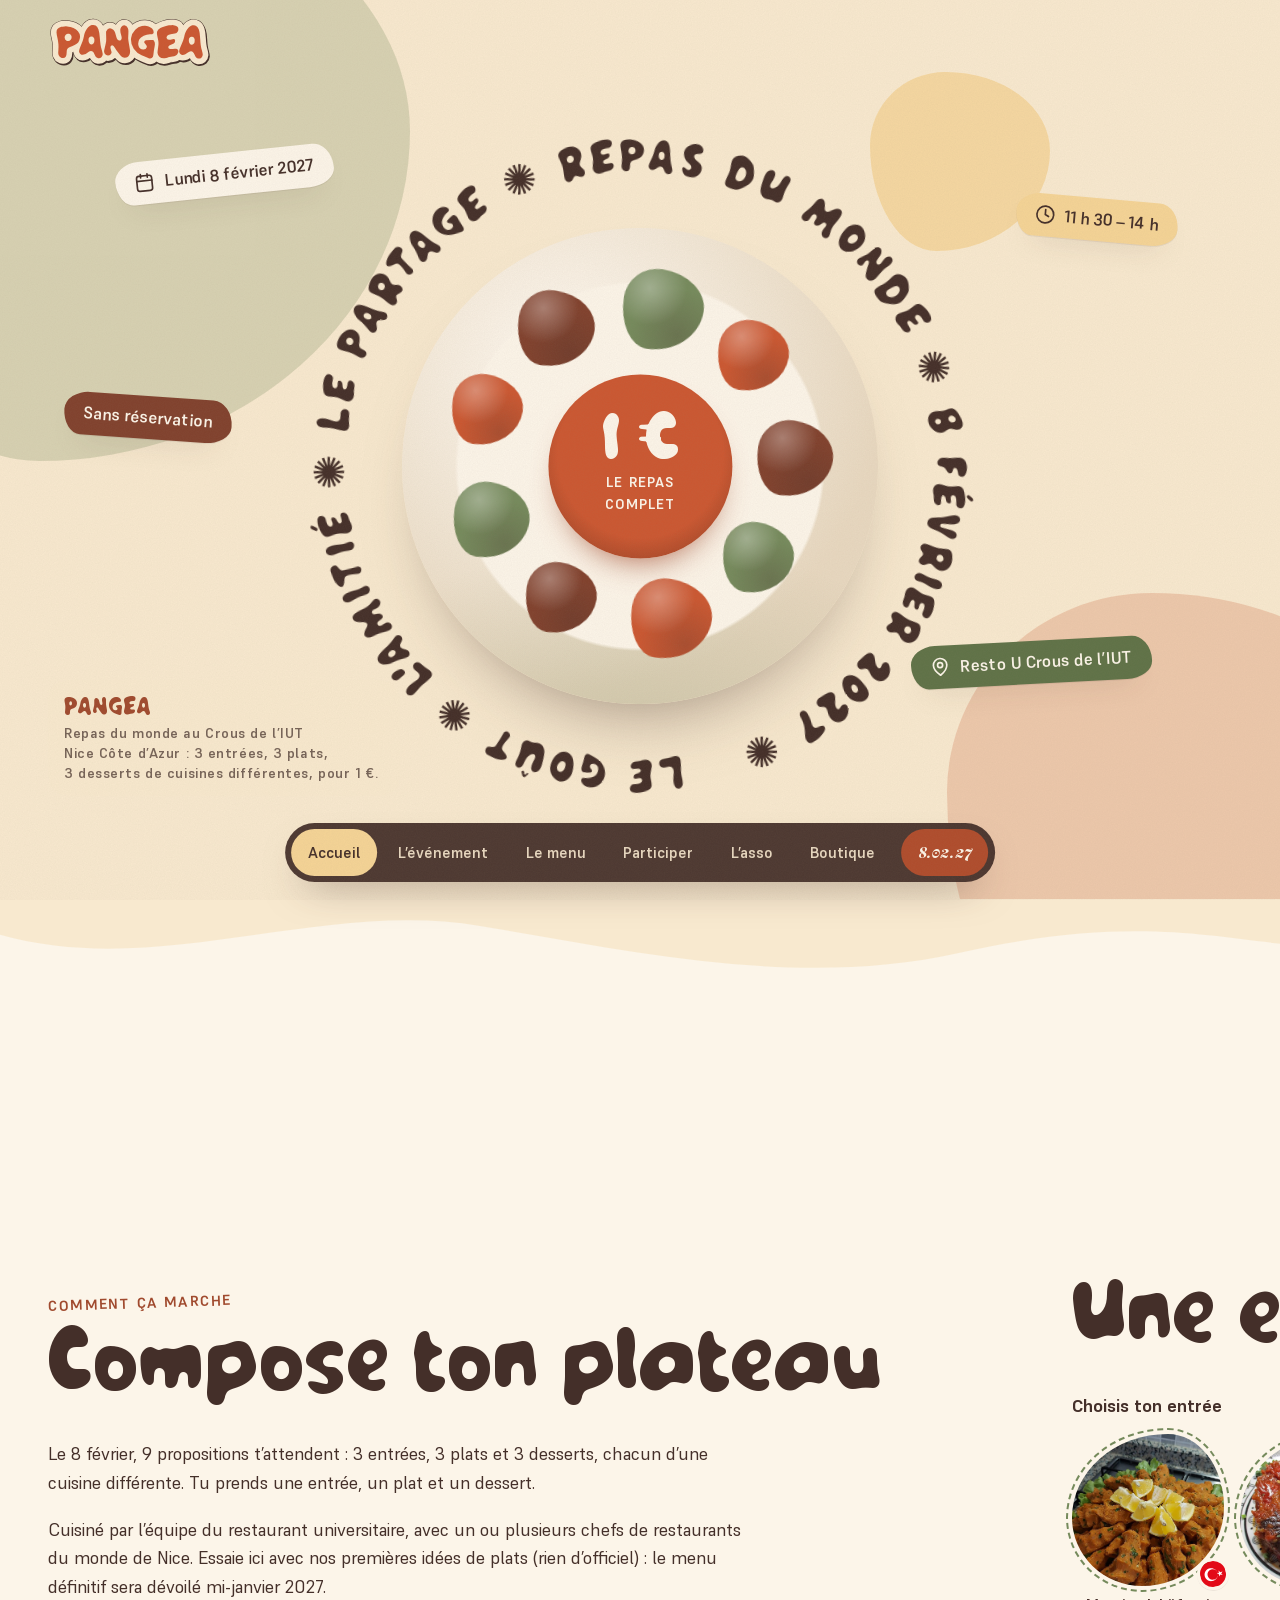
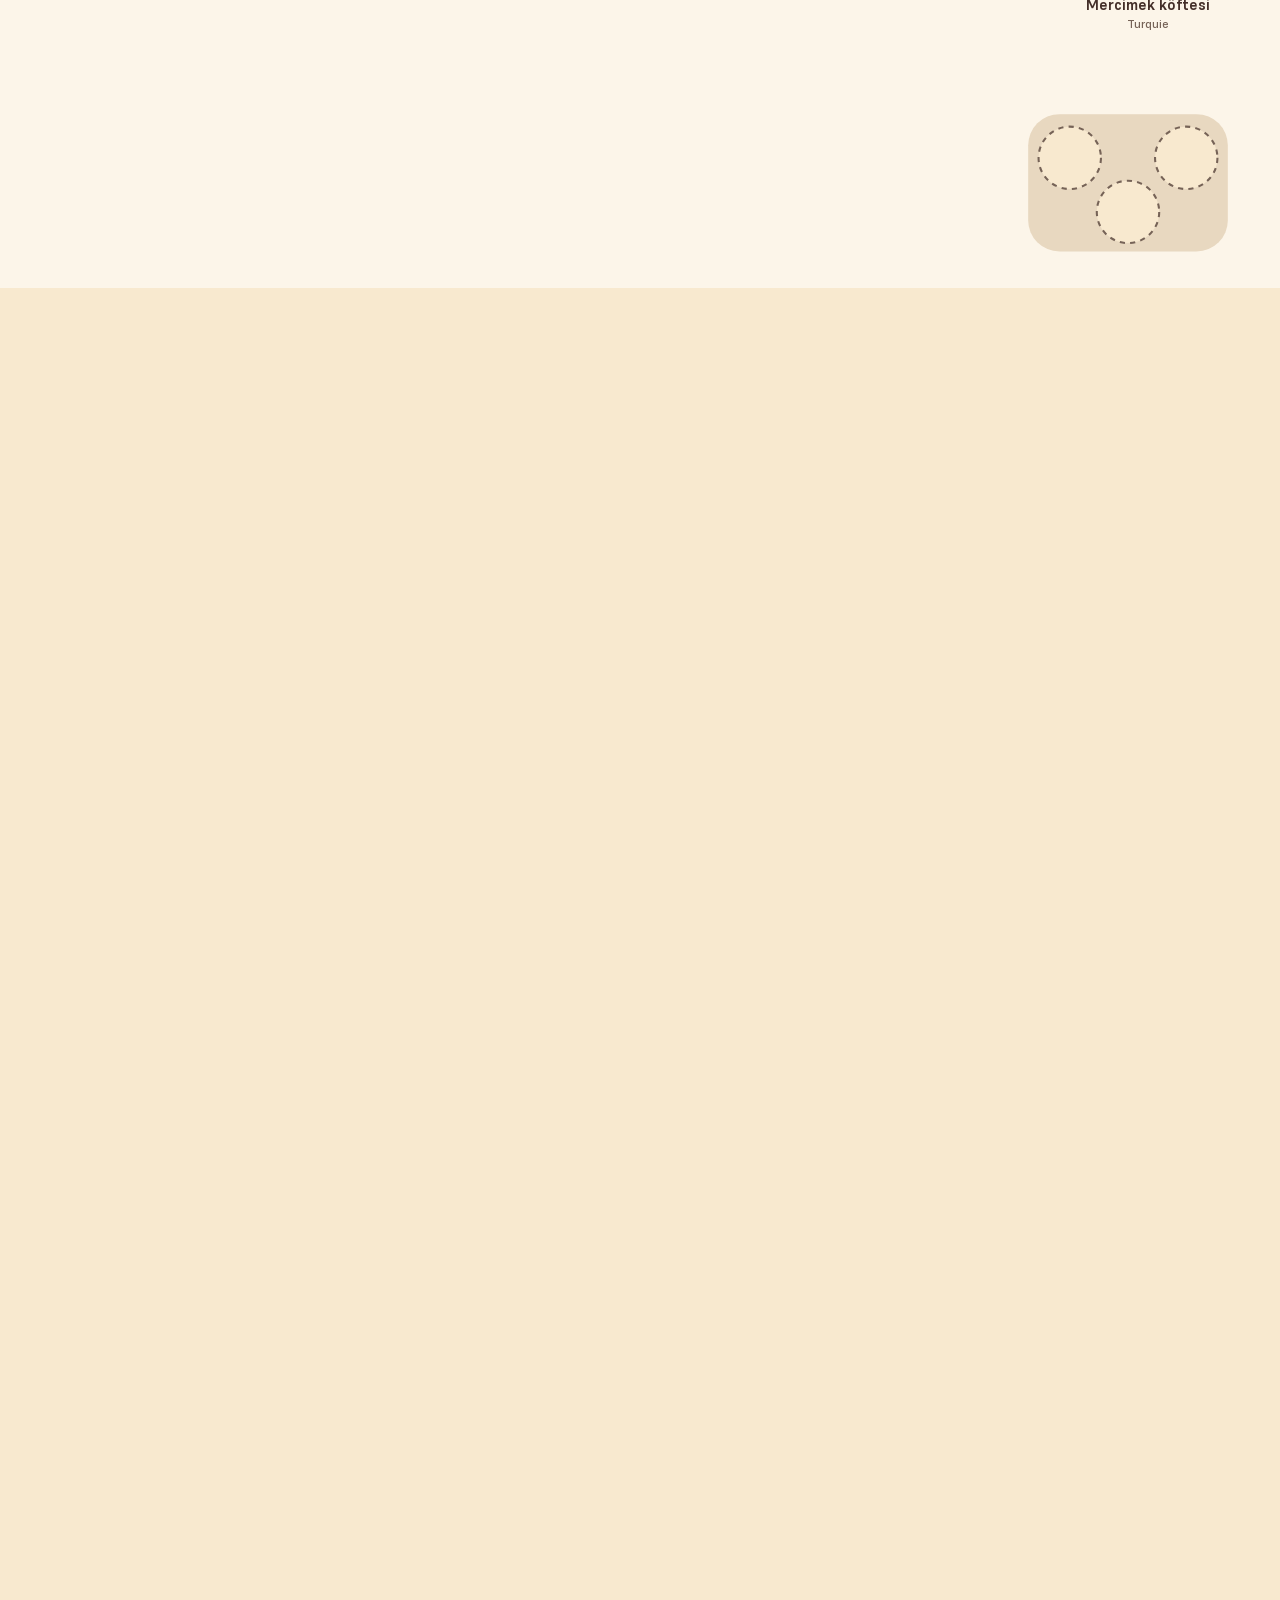
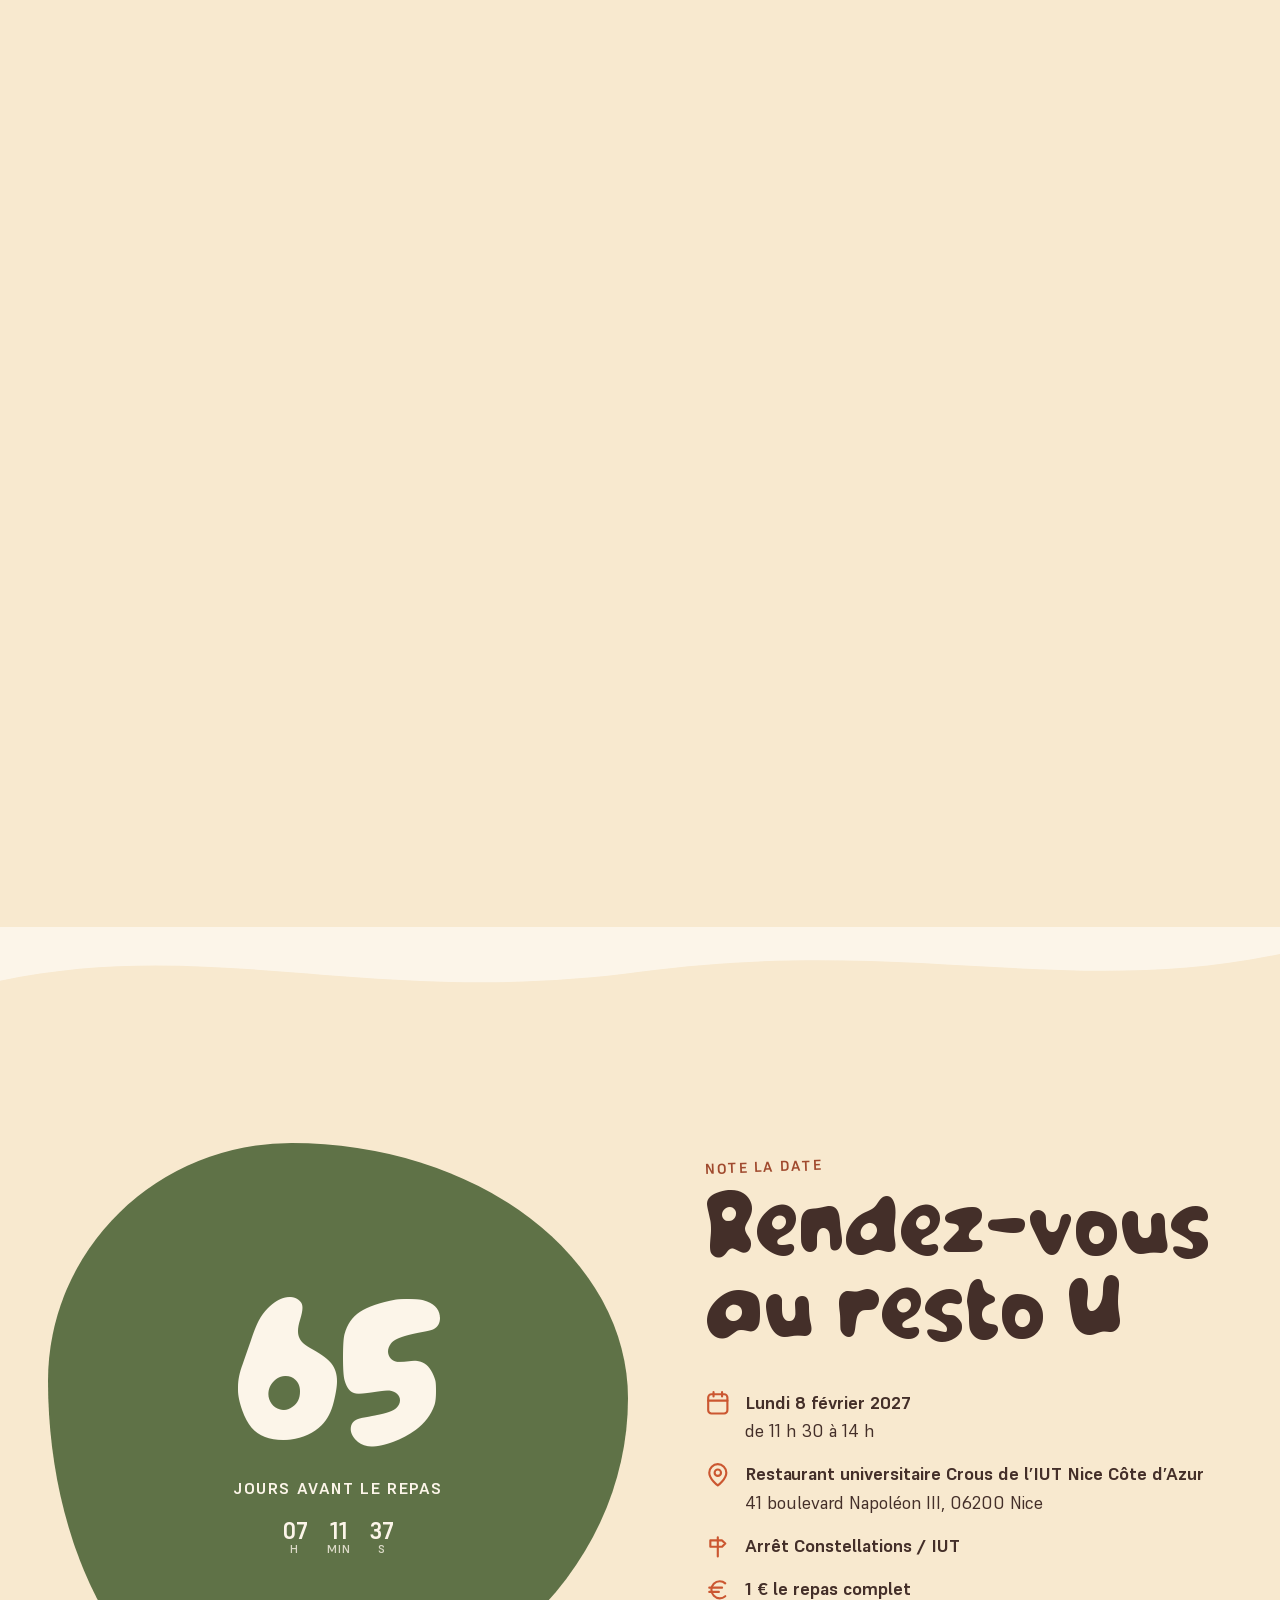
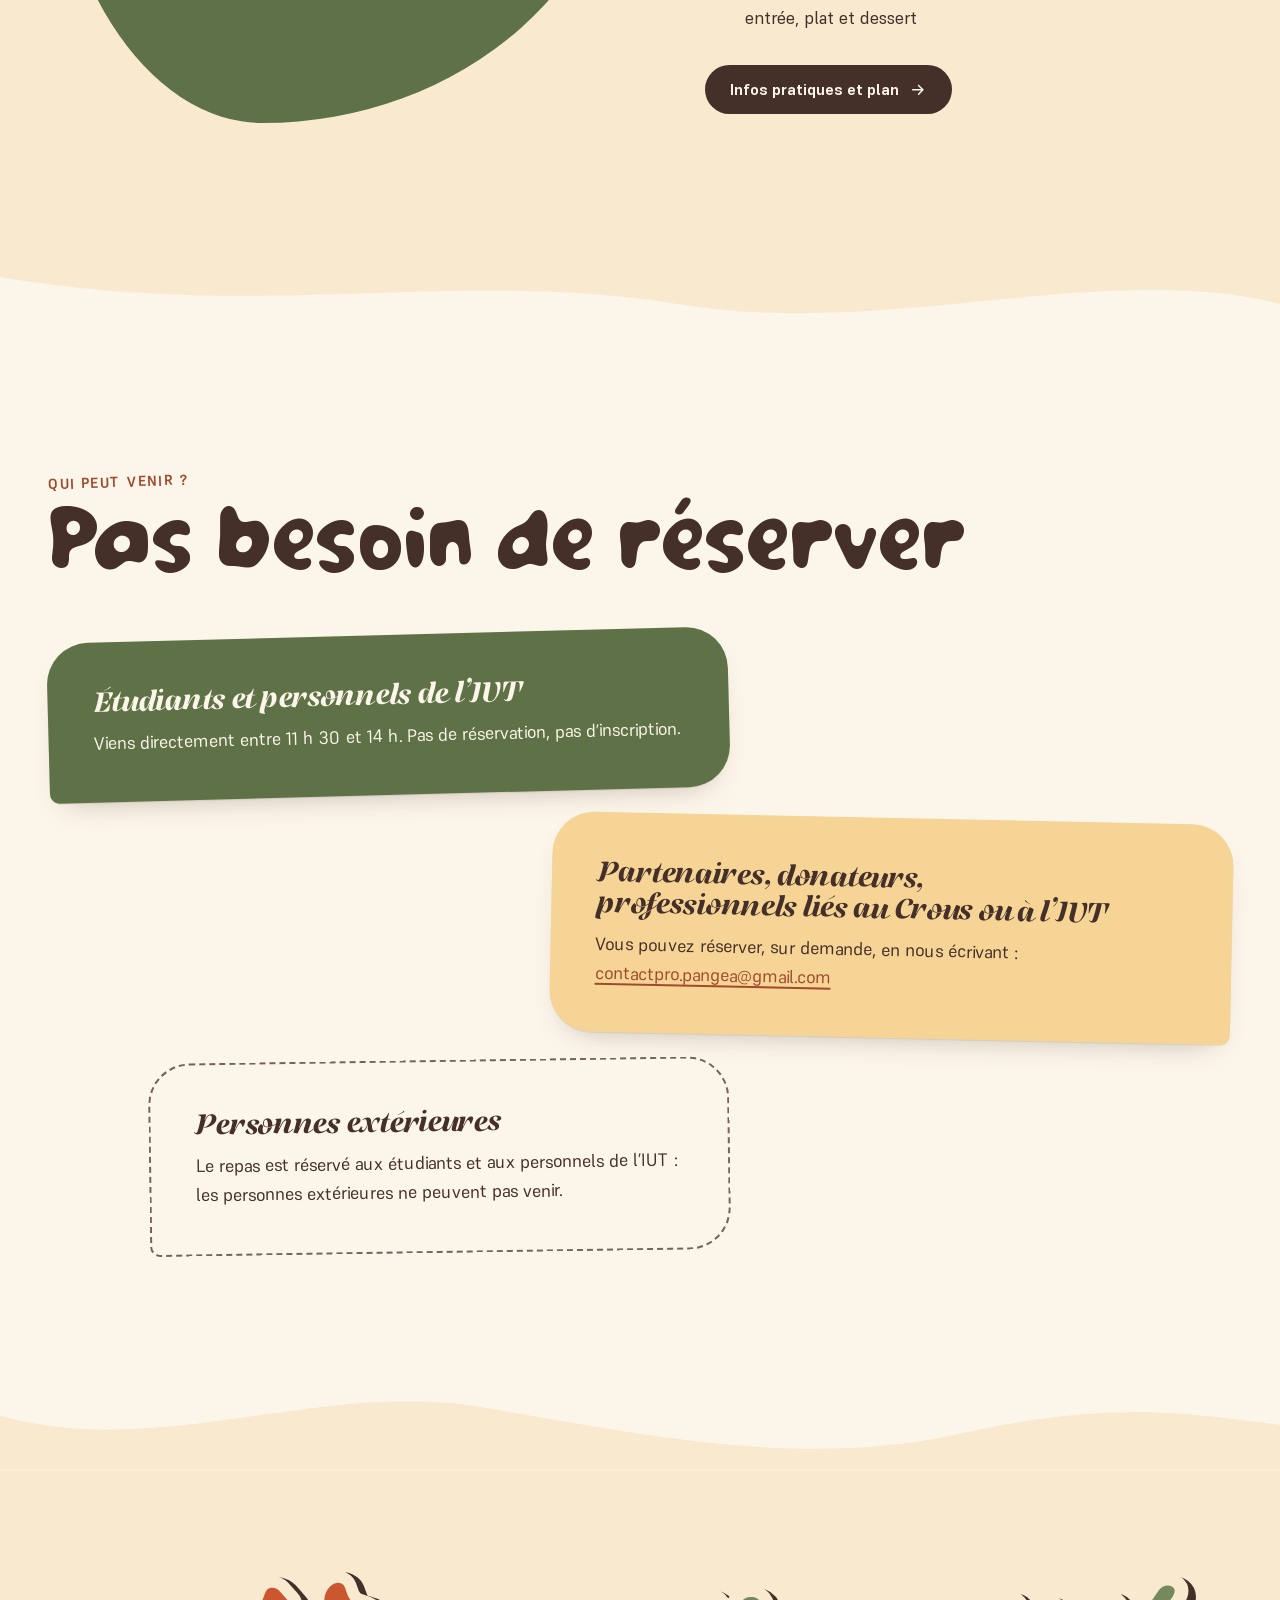
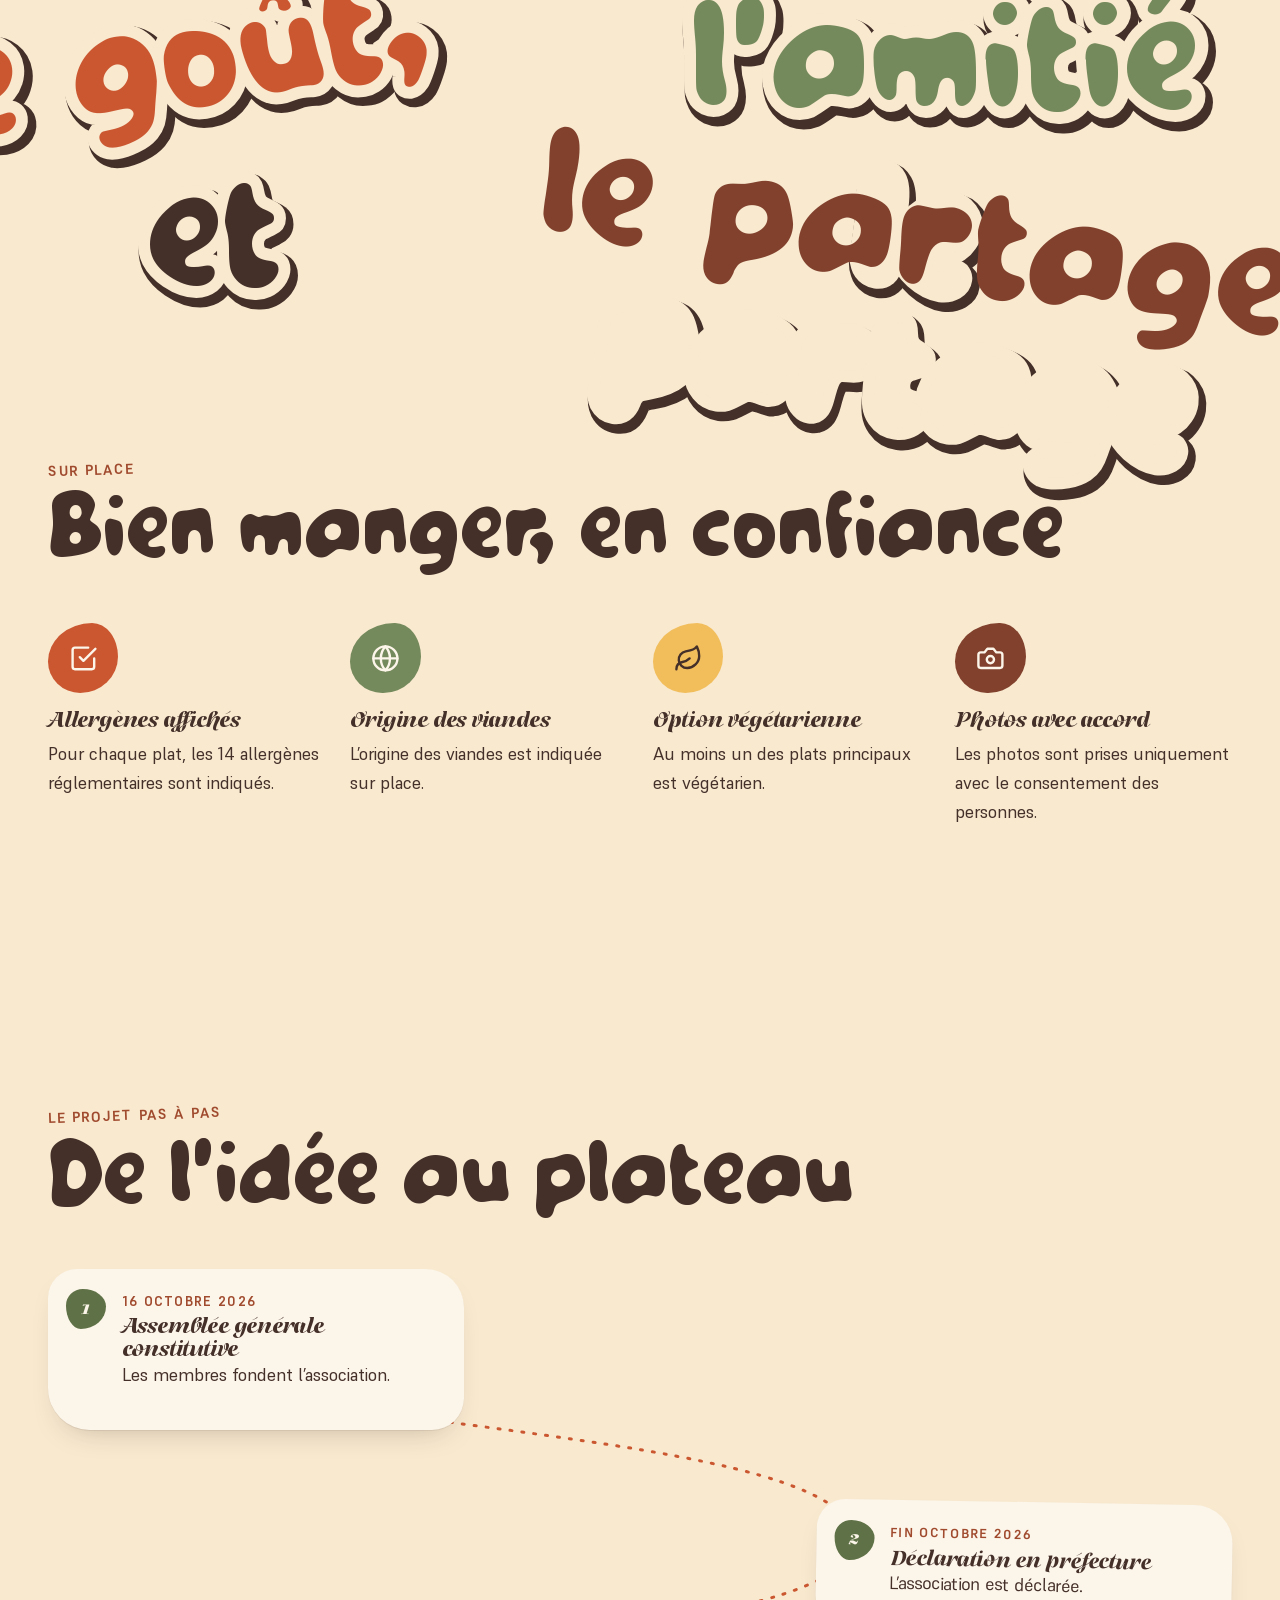
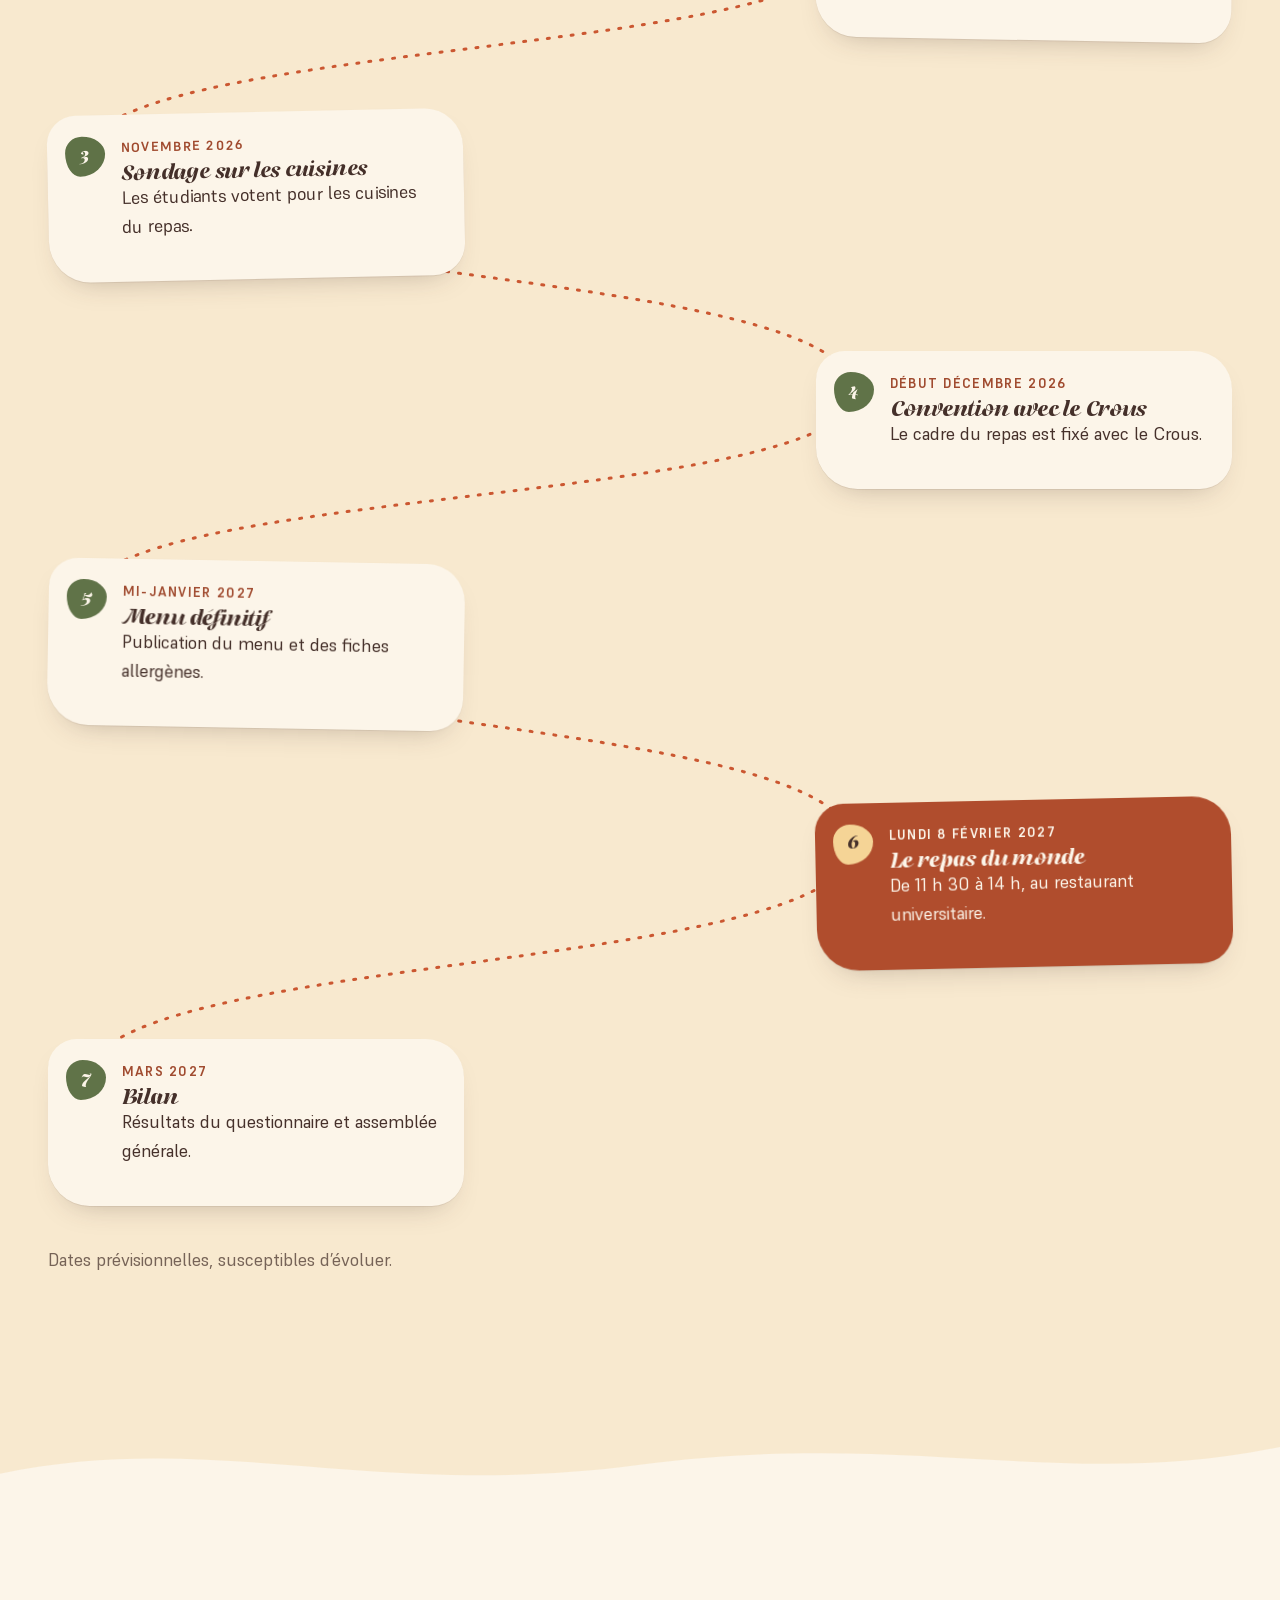
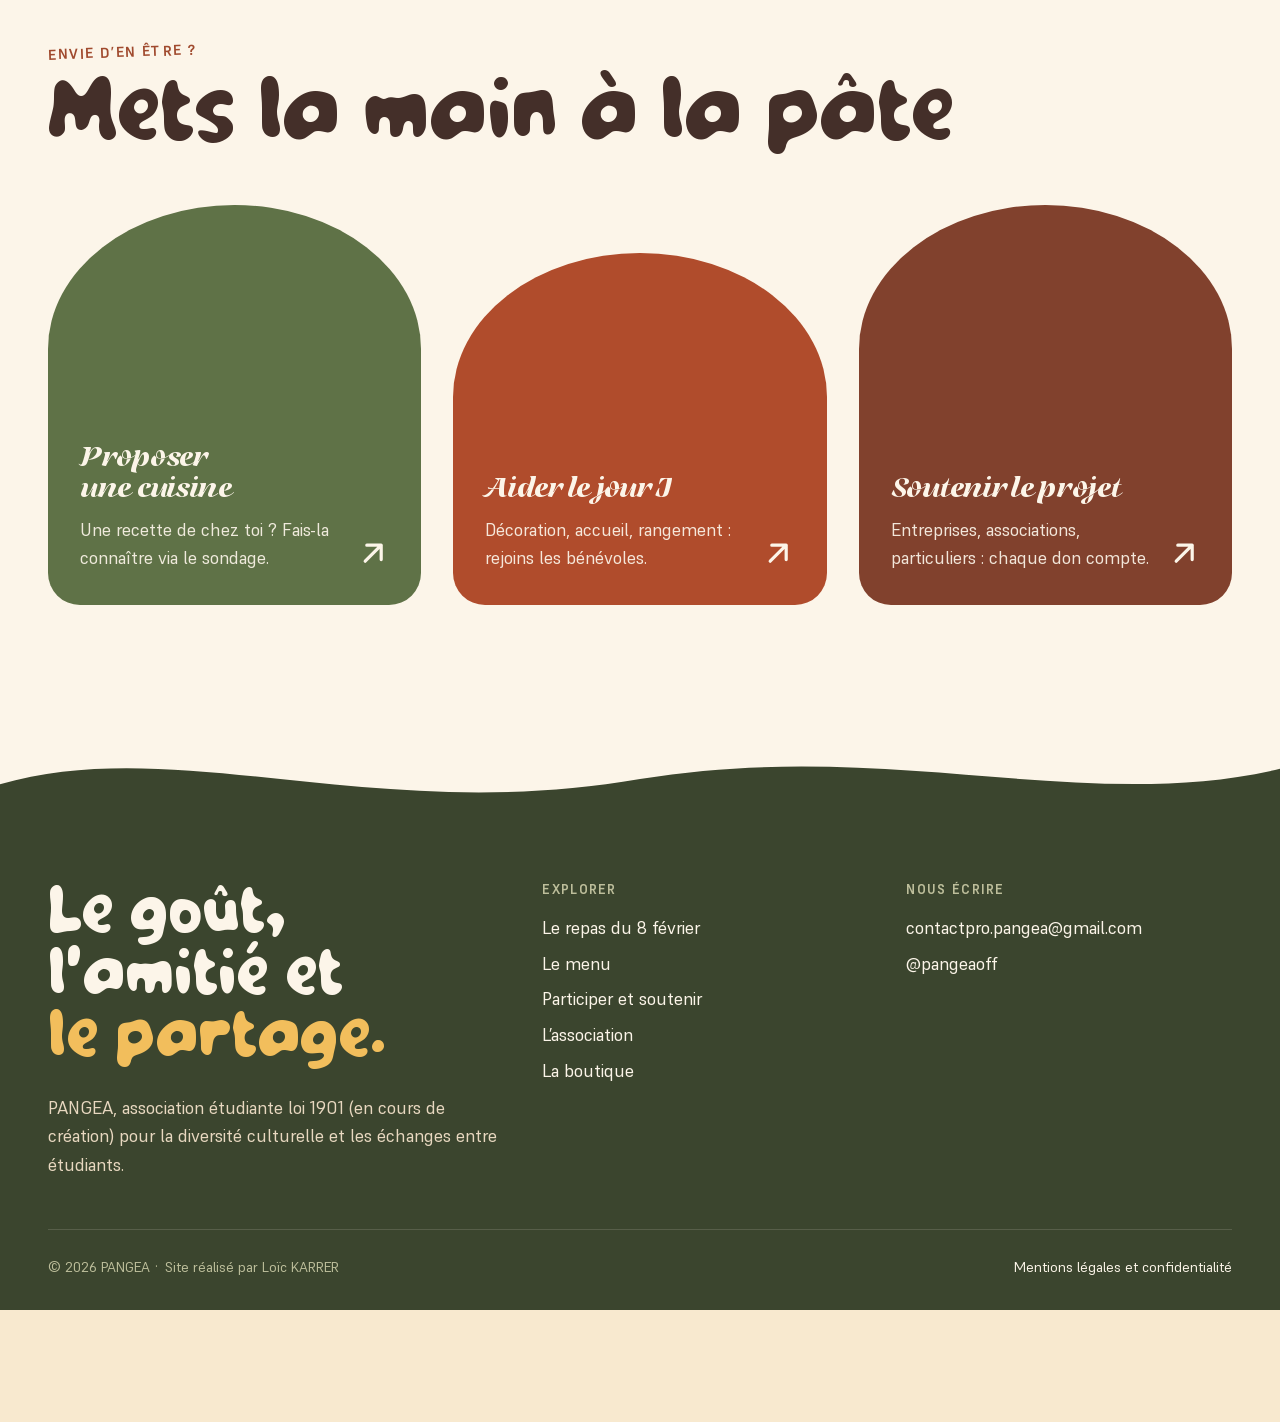
<file: index.html>
<!doctype html>
<html lang="fr">
<head>
<meta charset="utf-8">
<meta name="viewport" content="width=device-width, initial-scale=1">
<title>Accueil · PANGEA</title>
<meta name="description" content="Repas du monde au Crous le lundi 8 février 2027 : 3 entrées, 3 plats, 3 desserts de cuisines différentes pour 1 €. Une association étudiante pour la diversité culturelle.">
<meta name="theme-color" content="#f8e9cf">
<link rel="icon" href="assets/img/logo/pangea-favicon.svg" type="image/svg+xml">
<link rel="apple-touch-icon" href="assets/img/logo/apple-touch-icon.png">
<link rel="stylesheet" href="assets/css/polices.css?v=0a4b5717">
<link rel="stylesheet" href="assets/css/style.css?v=8d7926fb">
<script>try{if(sessionStorage.getItem("voile")==="1"&&!matchMedia("(prefers-reduced-motion: reduce)").matches)document.documentElement.classList.add("voile-entree")}catch(e){}</script>
</head>
<body>
<a class="evitement" href="#contenu">Aller au contenu</a>
<div class="voile" aria-hidden="true"><span></span></div>

<a class="logo-bulle" href="index.html" aria-label="PANGEA, accueil">
  <img class="logo-img" src="assets/img/logo/pangea-logo-fond-clair.svg" alt="" width="554" height="174">
</a>

<nav class="dock" aria-label="Navigation principale">
  <a href="index.html" aria-current="page">Accueil</a><a href="evenement.html">L’événement</a><a href="menu.html">Le menu</a><a href="participer.html">Participer</a><a href="association.html">L’asso</a><a href="boutique.html">Boutique</a>
  <a class="dock-date" href="evenement.html#infos">8.02.27</a>
</nav>

<button class="menu-bouton" type="button" aria-expanded="false" aria-controls="rideau" aria-label="Ouvrir le menu"><span></span><span></span></button>
<nav class="rideau" id="rideau" aria-label="Navigation mobile">
  <span class="forme" aria-hidden="true"></span><span class="forme" aria-hidden="true"></span>
  <ul><li><a href="index.html" aria-current="page">Accueil</a></li><li><a href="evenement.html">L’événement</a></li><li><a href="menu.html">Le menu</a></li><li><a href="participer.html">Participer</a></li><li><a href="association.html">L’asso</a></li><li><a href="boutique.html">Boutique</a></li></ul>
  <p class="rideau-info">Repas du monde · lundi 8 février 2027 · 11 h 30 – 14 h</p>
</nav>

<main id="contenu">

<section class="scene" aria-labelledby="titre-site">
  <div class="scene-fond" aria-hidden="true">
    <span class="forme f1" data-profondeur="-0.4"></span>
    <span class="forme f2" data-profondeur="-0.6"></span>
    <span class="forme f3" data-profondeur="0.8"></span>
  </div>

  <div class="plateau" data-profondeur="0.25">
    <svg class="plateau-anneau" viewBox="0 0 500 500" aria-hidden="true"><defs><path id="anneau-plateau" d="M250,250 m-232,0 a232,232 0 1,1 464,0 a232,232 0 1,1 -464,0"/></defs>
      <text><textPath href="#anneau-plateau" textLength="1440" lengthAdjust="spacing">le goût ✺ l’amitié ✺ le partage ✺ repas du monde ✺ 8 février 2027 ✺</textPath></text></svg>
    <div class="plateau-assiette" aria-hidden="true"></div>
    <div class="plateau-galets" aria-hidden="true"><span class="galet" style="left:41.5%;top:8.5%;--c:var(--olive);--t:17%;--d:9s"></span><span class="galet" style="left:62.7%;top:16.2%;--c:var(--terracotta);--t:15%;--d:10s"></span><span class="galet" style="left:74%;top:35.8%;--c:var(--figue);--t:16%;--d:11s"></span><span class="galet" style="left:70.1%;top:58%;--c:var(--olive);--t:15%;--d:12s"></span><span class="galet" style="left:52.8%;top:72.5%;--c:var(--terracotta);--t:17%;--d:13s"></span><span class="galet" style="left:30.2%;top:72.5%;--c:var(--figue);--t:15%;--d:14s"></span><span class="galet" style="left:12.9%;top:58%;--c:var(--olive);--t:16%;--d:15s"></span><span class="galet" style="left:9%;top:35.8%;--c:var(--terracotta);--t:15%;--d:16s"></span><span class="galet" style="left:20.3%;top:16.2%;--c:var(--figue);--t:16%;--d:17s"></span></div>
    <p class="prix-piece"><span><b>1 €</b><small>le repas<br>complet</small></span></p>
  </div>

  <div class="scene-etiquettes">
    <span class="etiquette e1" data-profondeur="1"><svg viewBox="0 0 24 24" fill="none" stroke="currentColor" stroke-width="2" stroke-linecap="round" stroke-linejoin="round" aria-hidden="true"><rect x="3" y="4" width="18" height="18" rx="3"/><path d="M16 2v4M8 2v4M3 10h18"/></svg> Lundi 8 février 2027</span>
    <span class="etiquette etiquette--safran e2" data-profondeur="0.7"><svg viewBox="0 0 24 24" fill="none" stroke="currentColor" stroke-width="2" stroke-linecap="round" stroke-linejoin="round" aria-hidden="true"><circle cx="12" cy="12" r="10"/><path d="M12 6v6l4 2"/></svg> 11 h 30 – 14 h</span>
    <span class="etiquette etiquette--olive e3" data-profondeur="1.2"><svg viewBox="0 0 24 24" fill="none" stroke="currentColor" stroke-width="2" stroke-linecap="round" stroke-linejoin="round" aria-hidden="true"><path d="M20 10c0 6-8 12-8 12s-8-6-8-12a8 8 0 0 1 16 0Z"/><circle cx="12" cy="10" r="3"/></svg> Resto U Crous de l’IUT</span>
    <span class="etiquette etiquette--figue e4" data-profondeur="0.9">Sans réservation</span>
  </div>

  <h1 class="scene-h1" id="titre-site"><strong>PANGEA</strong>Repas du monde au Crous de l’<span data-iut>IUT Nice Côte d’Azur</span> : 3 entrées, 3 plats, 3 desserts de cuisines différentes, pour 1 €.</h1>

</section>

<svg class="vague" viewBox="0 0 1440 100" preserveAspectRatio="none" aria-hidden="true" style="background:var(--sable);color:var(--lin)"><path d="M0,40 C180,90 360,0 540,30 C720,60 900,100 1080,60 C1260,20 1350,40 1440,50 L1440,100 L0,100Z" fill="currentColor"/></svg>

<section class="compose" id="compose" data-compose aria-labelledby="titre-compose">
  <div class="compose-piste">
    <div class="compose-panneau">
      <span class="surtitre">Comment ça marche</span>
      <h2 id="titre-compose" data-split>Compose ton plateau</h2>
      <p>Le 8 février, 9 propositions t’attendent : 3 entrées, 3 plats et 3 desserts, chacun d’une cuisine différente. Tu prends une entrée, un plat et un dessert.</p>
      <p>Cuisiné par l’équipe du restaurant universitaire, avec un ou plusieurs chefs de restaurants du monde de Nice. Essaie ici avec nos premières idées de plats (rien d’officiel) : le menu définitif sera dévoilé mi-janvier 2027.</p>
    </div>
    <div class="compose-panneau" style="--c:var(--olive)">
      <span class="numero" aria-hidden="true">1</span>
      <h2>Une entrée</h2>
      <fieldset class="choix choix--entree">
      <legend>Choisis ton entrée</legend>
      <input type="radio" name="entree" id="entree-mercimek-koftesi" value="mercimek-koftesi" data-drapeau="tr"><label for="entree-mercimek-koftesi"><span class="choix-visuel"><span class="choix-photo"><img src="assets/img/menu/mercimek-koftesi.jpg" alt="" loading="lazy"></span><img class="choix-drapeau" src="assets/img/drapeaux/tr.svg" alt="" width="32" height="32"></span><span class="choix-nom">Mercimek köftesi</span><small>Turquie</small></label><input type="radio" name="entree" id="entree-zaalouk" value="zaalouk" data-drapeau="ma"><label for="entree-zaalouk"><span class="choix-visuel"><span class="choix-photo"><img src="assets/img/menu/zaalouk.jpg" alt="" loading="lazy"></span><img class="choix-drapeau" src="assets/img/drapeaux/ma.svg" alt="" width="32" height="32"></span><span class="choix-nom">Zaalouk</span><small>Maroc</small></label><input type="radio" name="entree" id="entree-bolinho-de-arroz" value="bolinho-de-arroz" data-drapeau="br"><label for="entree-bolinho-de-arroz"><span class="choix-visuel"><span class="choix-photo"><img src="assets/img/menu/bolinho-de-arroz.jpg" alt="" loading="lazy"></span><img class="choix-drapeau" src="assets/img/drapeaux/br.svg" alt="" width="32" height="32"></span><span class="choix-nom">Bolinho de arroz</span><small>Brésil</small></label></fieldset>
    </div>
    <div class="compose-panneau" style="--c:var(--terracotta)">
      <span class="numero" aria-hidden="true">2</span>
      <h2>Un plat</h2>
      <p>Au moins un des plats principaux sera végétarien.</p>
      <fieldset class="choix choix--plat">
      <legend>Choisis ton plat</legend>
      <input type="radio" name="plat" id="plat-thiebou-niebe" value="thiebou-niebe" data-drapeau="sn"><label for="plat-thiebou-niebe"><span class="choix-visuel"><span class="choix-photo"><img src="assets/img/menu/thiebou-niebe.jpg" alt="" loading="lazy"></span><img class="choix-drapeau" src="assets/img/drapeaux/sn.svg" alt="" width="32" height="32"></span><span class="choix-nom">Thiébou niébé</span><small>Sénégal</small></label><input type="radio" name="plat" id="plat-plov" value="plov" data-drapeau="uz"><label for="plat-plov"><span class="choix-visuel"><span class="choix-photo"><img src="assets/img/menu/plov.jpg" alt="" loading="lazy"></span><img class="choix-drapeau" src="assets/img/drapeaux/uz.svg" alt="" width="32" height="32"></span><span class="choix-nom">Plov</span><small>Ouzbékistan</small></label><input type="radio" name="plat" id="plat-bolani" value="bolani" data-drapeau="af"><label for="plat-bolani"><span class="choix-visuel"><span class="choix-photo"><img src="assets/img/menu/bolani.jpg" alt="" loading="lazy"></span><img class="choix-drapeau" src="assets/img/drapeaux/af.svg" alt="" width="32" height="32"></span><span class="choix-nom">Bolani</span><small>Afghanistan</small></label></fieldset>
    </div>
    <div class="compose-panneau" style="--c:var(--figue)">
      <span class="numero" aria-hidden="true">3</span>
      <h2>Un dessert</h2>
      <fieldset class="choix choix--dessert">
      <legend>Choisis ton dessert</legend>
      <input type="radio" name="dessert" id="dessert-malva-pudding" value="malva-pudding" data-drapeau="za"><label for="dessert-malva-pudding"><span class="choix-visuel"><span class="choix-photo"><img src="assets/img/menu/malva-pudding.jpg" alt="" loading="lazy"></span><img class="choix-drapeau" src="assets/img/drapeaux/za.svg" alt="" width="32" height="32"></span><span class="choix-nom">Malva pudding</span><small>Afrique du Sud</small></label><input type="radio" name="dessert" id="dessert-suji-halwa" value="suji-halwa" data-drapeau="in"><label for="dessert-suji-halwa"><span class="choix-visuel"><span class="choix-photo"><img src="assets/img/menu/suji-halwa.jpg" alt="" loading="lazy"></span><img class="choix-drapeau" src="assets/img/drapeaux/in.svg" alt="" width="32" height="32"></span><span class="choix-nom">Suji halwa</span><small>Inde</small></label><input type="radio" name="dessert" id="dessert-peach-cobbler" value="peach-cobbler" data-drapeau="us"><label for="dessert-peach-cobbler"><span class="choix-visuel"><span class="choix-photo"><img src="assets/img/menu/peach-cobbler.jpg" alt="" loading="lazy"></span><img class="choix-drapeau" src="assets/img/drapeaux/us.svg" alt="" width="32" height="32"></span><span class="choix-nom">Peach cobbler</span><small>États-Unis</small></label></fieldset>
    </div>
    <div class="compose-panneau">
      <span class="total">1 €</span>
      <h2>le repas complet</h2>
      <p data-statut aria-live="polite"></p>
      <a class="bouton" href="menu.html">Découvrir le menu <svg viewBox="0 0 24 24" fill="none" stroke="currentColor" stroke-width="2" stroke-linecap="round" stroke-linejoin="round" aria-hidden="true"><path d="M5 12h14M13 6l6 6-6 6"/></svg></a>
    </div>
  </div>
  <svg class="mini-plateau" viewBox="0 0 200 140" role="img" aria-label="Ton plateau : entrée, plat, dessert">
    <rect x="4" y="4" width="192" height="132" rx="30" style="fill:var(--argile)"/>
    <circle class="case" data-case="entree" cx="44" cy="46" r="30"/>
    <circle class="case" data-case="dessert" cx="156" cy="46" r="30"/>
    <circle class="case" data-case="plat" cx="100" cy="98" r="30"/>
    <defs>
      <clipPath id="mp-entree"><circle cx="44" cy="46" r="25"/></clipPath>
      <clipPath id="mp-dessert"><circle cx="156" cy="46" r="25"/></clipPath>
      <clipPath id="mp-plat"><circle cx="100" cy="98" r="25"/></clipPath>
    </defs>
    <image class="mp-drapeau" data-drapeau-case="entree" x="19" y="21" width="50" height="50" clip-path="url(#mp-entree)"/>
    <image class="mp-drapeau" data-drapeau-case="dessert" x="131" y="21" width="50" height="50" clip-path="url(#mp-dessert)"/>
    <image class="mp-drapeau" data-drapeau-case="plat" x="75" y="73" width="50" height="50" clip-path="url(#mp-plat)"/>
  </svg>
</section>
<svg class="vague" viewBox="0 0 1440 100" preserveAspectRatio="none" aria-hidden="true" style="background:var(--lin);color:var(--sable)"><path d="M0,60 C240,10 420,90 720,50 C1020,10 1200,80 1440,30 L1440,100 L0,100Z" fill="currentColor"/></svg>

<section class="section" aria-labelledby="titre-rdv">
  <div class="conteneur rebours">
    <div class="rebours-blob" data-rebours="2027-02-08T11:30:00+01:00" data-reveal>
      <div>
        <span class="jours" data-j>—</span>
        <span class="unite" data-unite>jours avant le repas</span>
        <div class="rebours-details" aria-hidden="true">
          <span><b data-h>--</b><small>h</small></span>
          <span><b data-m>--</b><small>min</small></span>
          <span><b data-s>--</b><small>s</small></span>
        </div>
      </div>
    </div>
    <div>
      <span class="surtitre">Note la date</span>
      <h2 id="titre-rdv" data-split>Rendez-vous au resto U</h2>
      <ul class="infos-pratiques" data-cascade>
        <li><svg viewBox="0 0 24 24" fill="none" stroke="currentColor" stroke-width="2" stroke-linecap="round" stroke-linejoin="round" aria-hidden="true"><rect x="3" y="4" width="18" height="18" rx="3"/><path d="M16 2v4M8 2v4M3 10h18"/></svg><span><strong>Lundi 8 février 2027</strong>de 11 h 30 à 14 h</span></li>
        <li><svg viewBox="0 0 24 24" fill="none" stroke="currentColor" stroke-width="2" stroke-linecap="round" stroke-linejoin="round" aria-hidden="true"><path d="M20 10c0 6-8 12-8 12s-8-6-8-12a8 8 0 0 1 16 0Z"/><circle cx="12" cy="10" r="3"/></svg><span><strong>Restaurant universitaire Crous de l’<span data-iut>IUT Nice Côte d’Azur</span></strong>41 boulevard Napoléon III, 06200 Nice</span></li>
        <li><svg viewBox="0 0 24 24" fill="none" stroke="currentColor" stroke-width="2" stroke-linecap="round" stroke-linejoin="round" aria-hidden="true"><path d="M12 3v18M5 6h11l3 3-3 3H5z"/></svg><span><strong>Arrêt Constellations / IUT</strong></span></li>
        <li><svg viewBox="0 0 24 24" fill="none" stroke="currentColor" stroke-width="2" stroke-linecap="round" stroke-linejoin="round" aria-hidden="true"><path d="M4 10h12M4 14h9"/><path d="M19 6a7.7 7.7 0 0 0-5.2-2A7.9 7.9 0 0 0 6 12c0 4.4 3.5 8 7.8 8 2 0 3.8-.8 5.2-2"/></svg><span><strong>1 € le repas complet</strong>entrée, plat et dessert</span></li>
      </ul>
      <a class="bouton" href="evenement.html#infos">Infos pratiques et plan <svg viewBox="0 0 24 24" fill="none" stroke="currentColor" stroke-width="2" stroke-linecap="round" stroke-linejoin="round" aria-hidden="true"><path d="M5 12h14M13 6l6 6-6 6"/></svg></a>
    </div>
  </div>
</section>
<svg class="vague" viewBox="0 0 1440 100" preserveAspectRatio="none" aria-hidden="true" style="background:var(--sable);color:var(--lin)"><path d="M0,30 C300,80 520,20 760,60 C1000,100 1240,10 1440,60 L1440,100 L0,100Z" fill="currentColor"/></svg>

<section class="section fond-lin" aria-labelledby="titre-qui">
  <div class="conteneur">
    <span class="surtitre">Qui peut venir ?</span>
    <h2 id="titre-qui" data-split>Pas besoin de réserver</h2>
    <div class="bulles" data-cascade>
  <div class="bulle bulle--oui">
    <h3>Étudiants et personnels de l’IUT</h3>
    <p>Viens directement entre 11 h 30 et 14 h. Pas de réservation, pas d’inscription.</p>
  </div>
  <div class="bulle bulle--sur-demande">
    <h3>Partenaires, donateurs, professionnels liés au Crous ou à l’IUT</h3>
    <p>Vous pouvez réserver, sur demande, en nous écrivant : <a class="lien-contact" href="mailto:contactpro.pangea@gmail.com">contactpro.pangea@gmail.com</a></p>
  </div>
  <div class="bulle bulle--non">
    <h3>Personnes extérieures</h3>
    <p>Le repas est réservé aux étudiants et aux personnels de l’IUT : les personnes extérieures ne peuvent pas venir.</p>
  </div>
</div>
  </div>
</section>
<svg class="vague" viewBox="0 0 1440 100" preserveAspectRatio="none" aria-hidden="true" style="background:var(--lin);color:var(--sable)"><path d="M0,40 C180,90 360,0 540,30 C720,60 900,100 1080,60 C1260,20 1350,40 1440,50 L1440,100 L0,100Z" fill="currentColor"/></svg>

<section class="section" aria-labelledby="titre-sur-place">
  <div class="conteneur">
    <p class="valeurs autocollant" aria-label="Le goût, l'amitié et le partage"><span class="v1" data-t="le goût,">le goût,</span> <span class="v2" data-t="l'amitié">l’amitié</span> <span class="et" data-t="et">et</span> <span class="v3" data-t="le partage">le partage</span></p>
  </div>
  <div class="conteneur" style="margin-top:clamp(4rem,10vw,8rem)">
    <span class="surtitre">Sur place</span>
    <h2 id="titre-sur-place" data-split>Bien manger, en confiance</h2>
    <div class="engagements" data-cascade>
  <div class="engagement"><span class="pastille"><svg viewBox="0 0 24 24" fill="none" stroke="currentColor" stroke-width="2" stroke-linecap="round" stroke-linejoin="round" aria-hidden="true"><path d="M9 11l3 3L22 4"/><path d="M21 12v7a2 2 0 0 1-2 2H5a2 2 0 0 1-2-2V5a2 2 0 0 1 2-2h11"/></svg></span><h3>Allergènes affichés</h3><p>Pour chaque plat, les 14 allergènes réglementaires sont indiqués.</p></div>
  <div class="engagement"><span class="pastille"><svg viewBox="0 0 24 24" fill="none" stroke="currentColor" stroke-width="2" stroke-linecap="round" stroke-linejoin="round" aria-hidden="true"><circle cx="12" cy="12" r="10"/><path d="M2 12h20M12 2a15 15 0 0 1 0 20M12 2a15 15 0 0 0 0 20"/></svg></span><h3>Origine des viandes</h3><p>L’origine des viandes est indiquée sur place.</p></div>
  <div class="engagement"><span class="pastille"><svg viewBox="0 0 24 24" fill="none" stroke="currentColor" stroke-width="2" stroke-linecap="round" stroke-linejoin="round" aria-hidden="true"><path d="M11 20A7 7 0 0 1 9.8 6.1C15.5 5 17 4.5 19 2c1 2 2 4.2 2 8 0 5.5-4.8 10-10 10Z"/><path d="M2 21c0-3 1.9-5.4 5.1-6C9.5 14.5 12 13 13 12"/></svg></span><h3>Option végétarienne</h3><p>Au moins un des plats principaux est végétarien.</p></div>
  <div class="engagement"><span class="pastille"><svg viewBox="0 0 24 24" fill="none" stroke="currentColor" stroke-width="2" stroke-linecap="round" stroke-linejoin="round" aria-hidden="true"><path d="M14.5 4h-5L7 7H4a2 2 0 0 0-2 2v9a2 2 0 0 0 2 2h16a2 2 0 0 0 2-2V9a2 2 0 0 0-2-2h-3l-2.5-3z"/><circle cx="12" cy="13" r="3"/></svg></span><h3>Photos avec accord</h3><p>Les photos sont prises uniquement avec le consentement des personnes.</p></div>
</div>
  </div>
</section>

<section class="section" aria-labelledby="titre-chemin">
  <div class="conteneur">
    <span class="surtitre">Le projet pas à pas</span>
    <h2 id="titre-chemin" data-split>De l’idée au plateau</h2>
    <div class="chemin" data-chemin><svg class="chemin-trace" aria-hidden="true"><path/><path class="trait"/></svg><ol><li><span class="rond" aria-hidden="true">1</span><time>16 octobre 2026</time><h3>Assemblée générale constitutive</h3><p>Les membres fondent l’association.</p></li><li><span class="rond" aria-hidden="true">2</span><time>Fin octobre 2026</time><h3>Déclaration en préfecture</h3><p>L’association est déclarée.</p></li><li><span class="rond" aria-hidden="true">3</span><time>Novembre 2026</time><h3>Sondage sur les cuisines</h3><p>Les étudiants votent pour les cuisines du repas.</p></li><li><span class="rond" aria-hidden="true">4</span><time>Début décembre 2026</time><h3>Convention avec le Crous</h3><p>Le cadre du repas est fixé avec le Crous.</p></li><li><span class="rond" aria-hidden="true">5</span><time>Mi-janvier 2027</time><h3>Menu définitif</h3><p>Publication du menu et des fiches allergènes.</p></li><li class="temps-fort"><span class="rond" aria-hidden="true">6</span><time>Lundi 8 février 2027</time><h3>Le repas du monde</h3><p>De 11 h 30 à 14 h, au restaurant universitaire.</p></li><li><span class="rond" aria-hidden="true">7</span><time>Mars 2027</time><h3>Bilan</h3><p>Résultats du questionnaire et assemblée générale.</p></li></ol></div><p style="margin-top:2.5rem;color:var(--encre-douce)">Dates prévisionnelles, susceptibles d’évoluer.</p>
  </div>
</section>
<svg class="vague" viewBox="0 0 1440 100" preserveAspectRatio="none" aria-hidden="true" style="background:var(--sable);color:var(--lin)"><path d="M0,60 C240,10 420,90 720,50 C1020,10 1200,80 1440,30 L1440,100 L0,100Z" fill="currentColor"/></svg>

<section class="section fond-lin" aria-labelledby="titre-portes">
  <div class="conteneur">
    <span class="surtitre">Envie d’en être ?</span>
    <h2 id="titre-portes" data-split>Mets la main à la pâte</h2>
    <div class="portes" data-cascade>
      <a class="porte" href="participer.html#proposer"><svg class=fleche viewBox="0 0 24 24" fill="none" stroke="currentColor" stroke-width="2" stroke-linecap="round" stroke-linejoin="round" aria-hidden="true"><path d="M7 17 17 7M8 7h9v9"/></svg><h3>Proposer une cuisine</h3><p>Une recette de chez toi ? Fais-la connaître via le sondage.</p></a>
      <a class="porte" href="participer.html#aider"><svg class=fleche viewBox="0 0 24 24" fill="none" stroke="currentColor" stroke-width="2" stroke-linecap="round" stroke-linejoin="round" aria-hidden="true"><path d="M7 17 17 7M8 7h9v9"/></svg><h3>Aider le jour J</h3><p>Décoration, accueil, rangement : rejoins les bénévoles.</p></a>
      <a class="porte" href="participer.html#soutenir"><svg class=fleche viewBox="0 0 24 24" fill="none" stroke="currentColor" stroke-width="2" stroke-linecap="round" stroke-linejoin="round" aria-hidden="true"><path d="M7 17 17 7M8 7h9v9"/></svg><h3>Soutenir le projet</h3><p>Entreprises, associations, particuliers : chaque don compte.</p></a>
    </div>
  </div>
</section>

</main>

<footer class="pied">
  <svg class="pied-haut" viewBox="0 0 1440 100" preserveAspectRatio="none" aria-hidden="true" style="--fond-avant:var(--lin)"><path d="M0,50 C200,0 420,90 720,45 C1000,5 1220,80 1440,35 L1440,100 L0,100Z" fill="currentColor"/></svg>
  <div class="conteneur">
    <div class="pied-contenu">
      <div>
        <h2>Le goût, l’amitié et <span class="accent">le partage.</span></h2>
        <p>PANGEA, association étudiante loi 1901 (en cours de création) pour la diversité culturelle et les échanges entre étudiants.</p>
      </div>
      <div>
        <h3>Explorer</h3>
        <ul>
          <li><a href="evenement.html">Le repas du 8 février</a></li>
          <li><a href="menu.html">Le menu</a></li>
          <li><a href="participer.html">Participer et soutenir</a></li>
          <li><a href="association.html">L’association</a></li>
          <li><a href="boutique.html">La boutique</a></li>
        </ul>
      </div>
      <div>
        <h3>Nous écrire</h3>
        <ul>
          <li><a class="lien-contact" href="mailto:contactpro.pangea@gmail.com">contactpro.pangea@gmail.com</a></li>
          <li><a class="lien-contact" href="https://www.instagram.com/pangeaoff/" rel="noopener">@pangeaoff</a></li>
        </ul>
      </div>
    </div>
    <div class="pied-bas">
      <p>© <span data-annee>2026</span> PANGEA · Site réalisé par Loïc KARRER</p>
      <p><a href="mentions-legales.html">Mentions légales et confidentialité</a></p>
    </div>
  </div>
</footer>

<script src="assets/js/vendor/gsap.min.js?v=fa1aeabc" defer></script>
<script src="assets/js/vendor/ScrollTrigger.min.js?v=ecd3242f" defer></script>
<script src="assets/js/menu-data.js?v=6f654d98" defer></script>
<script src="assets/js/main.js?v=c0e800b8" defer></script>
</body>
</html>
</file>
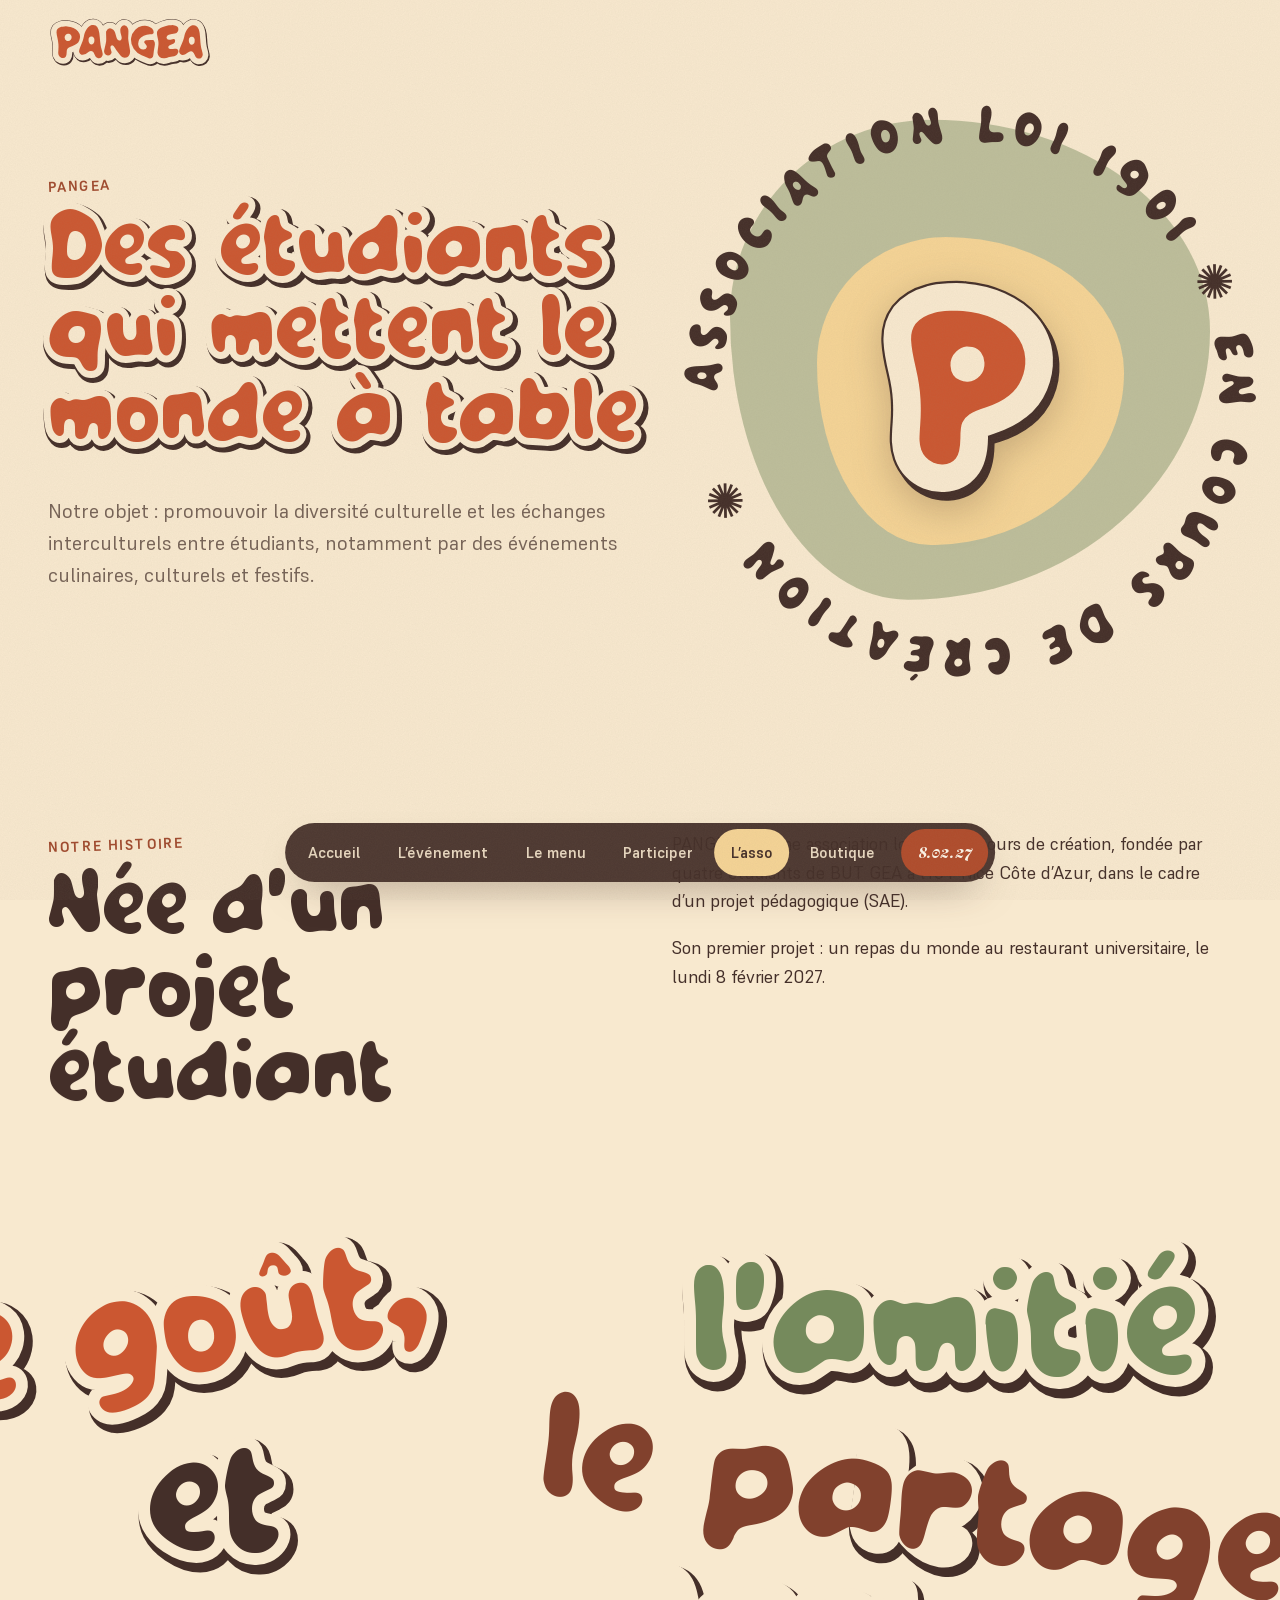
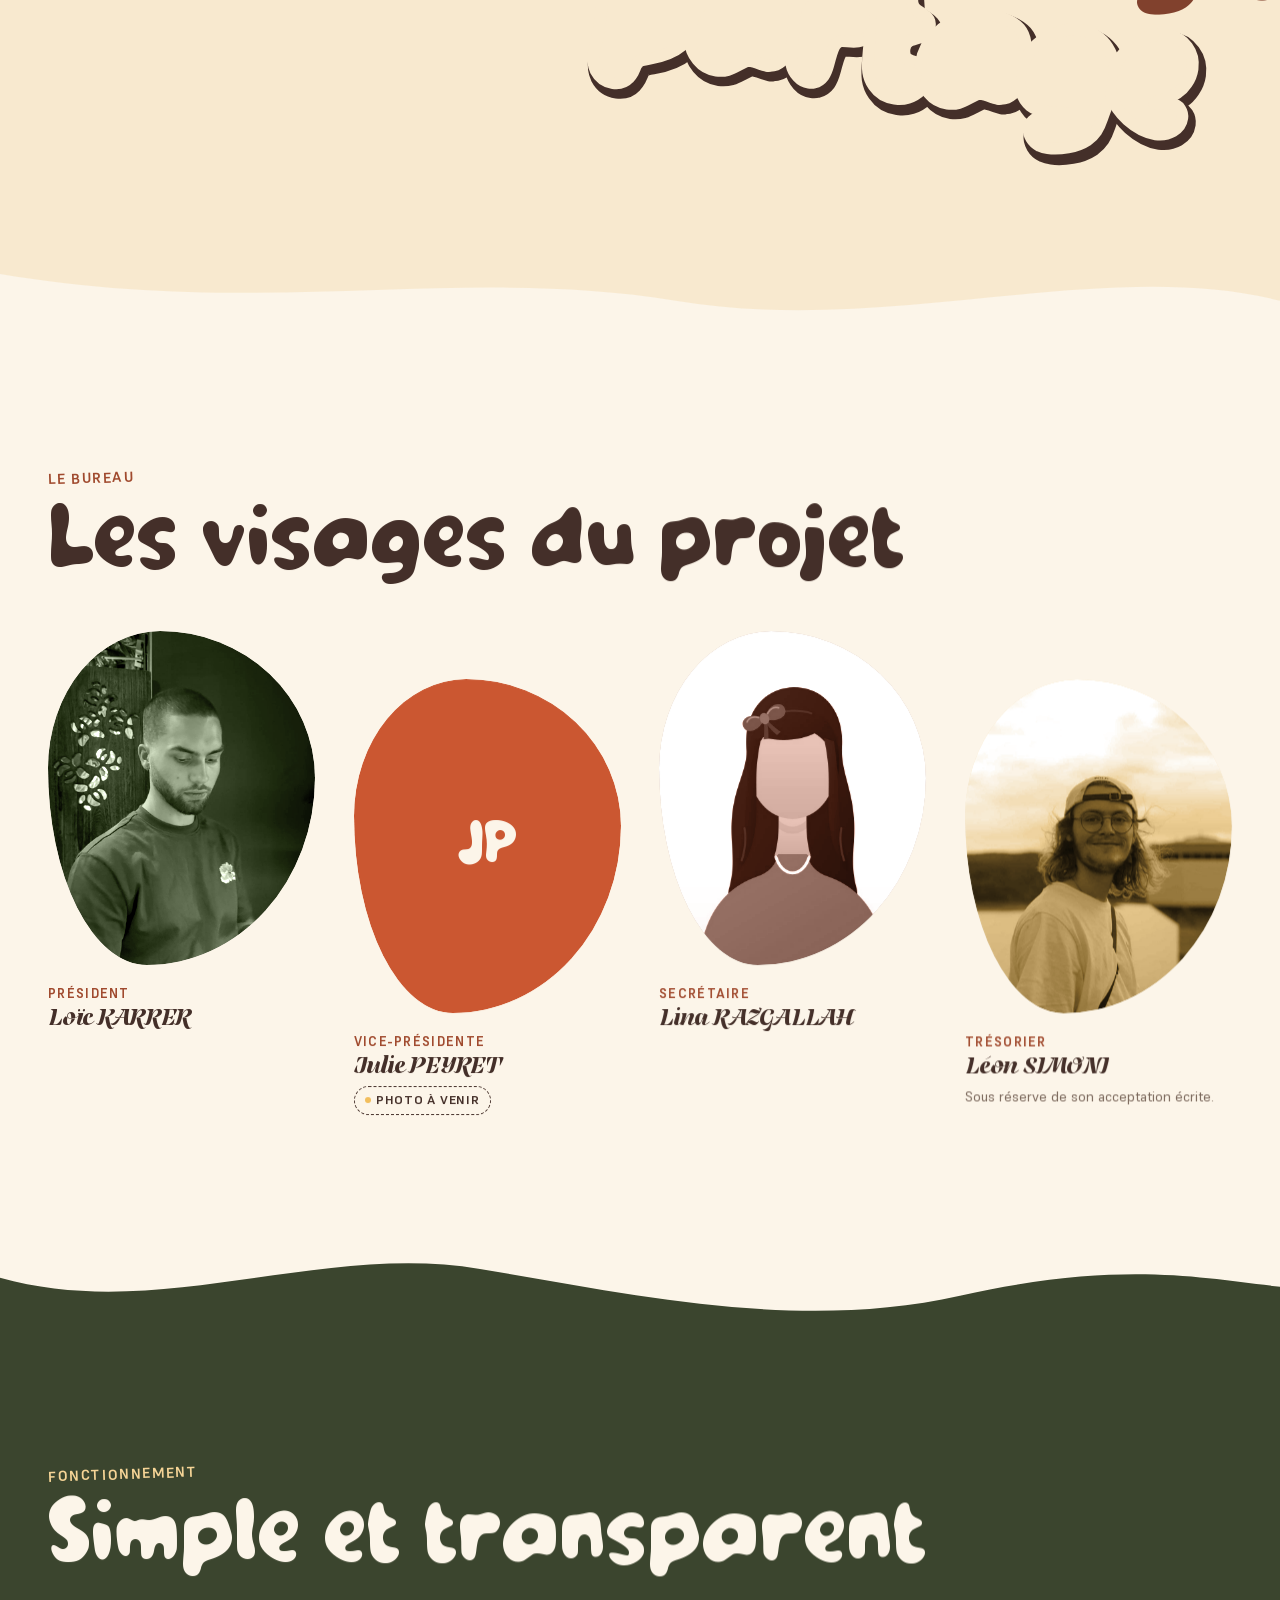
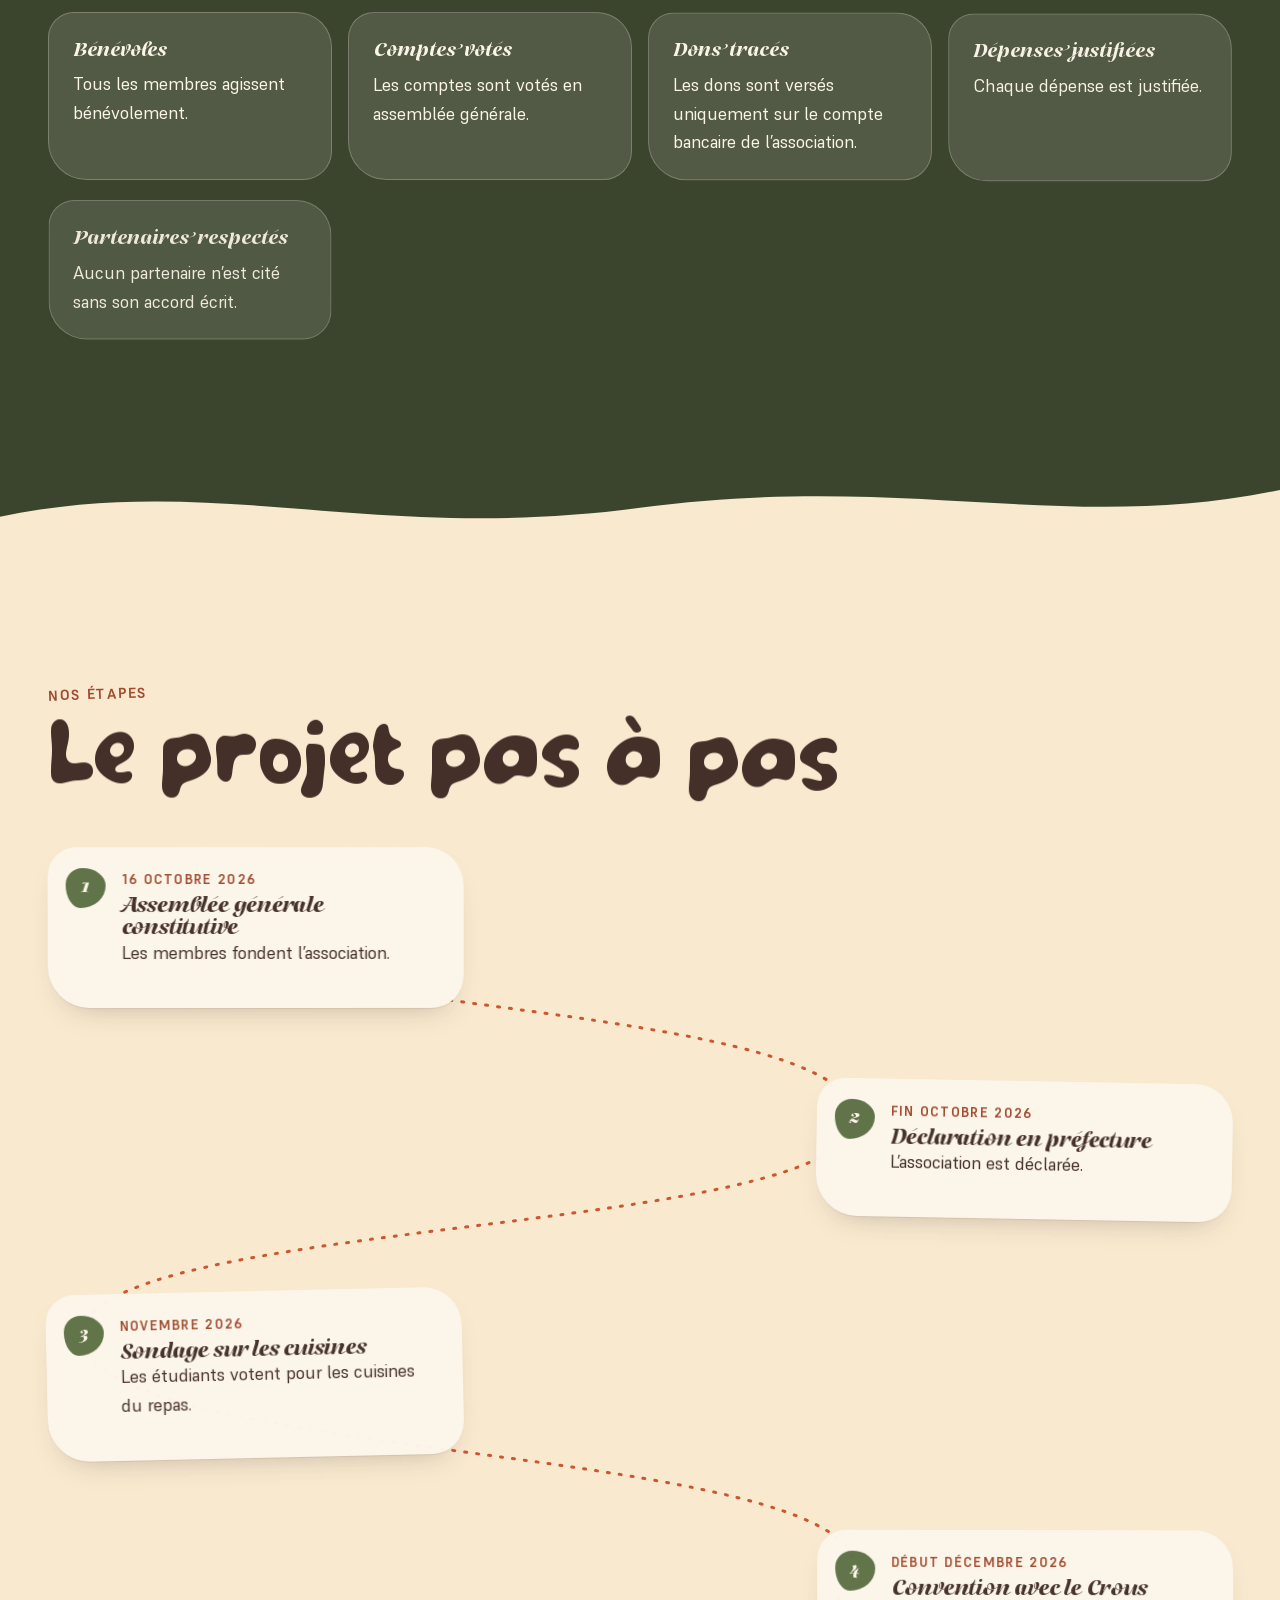
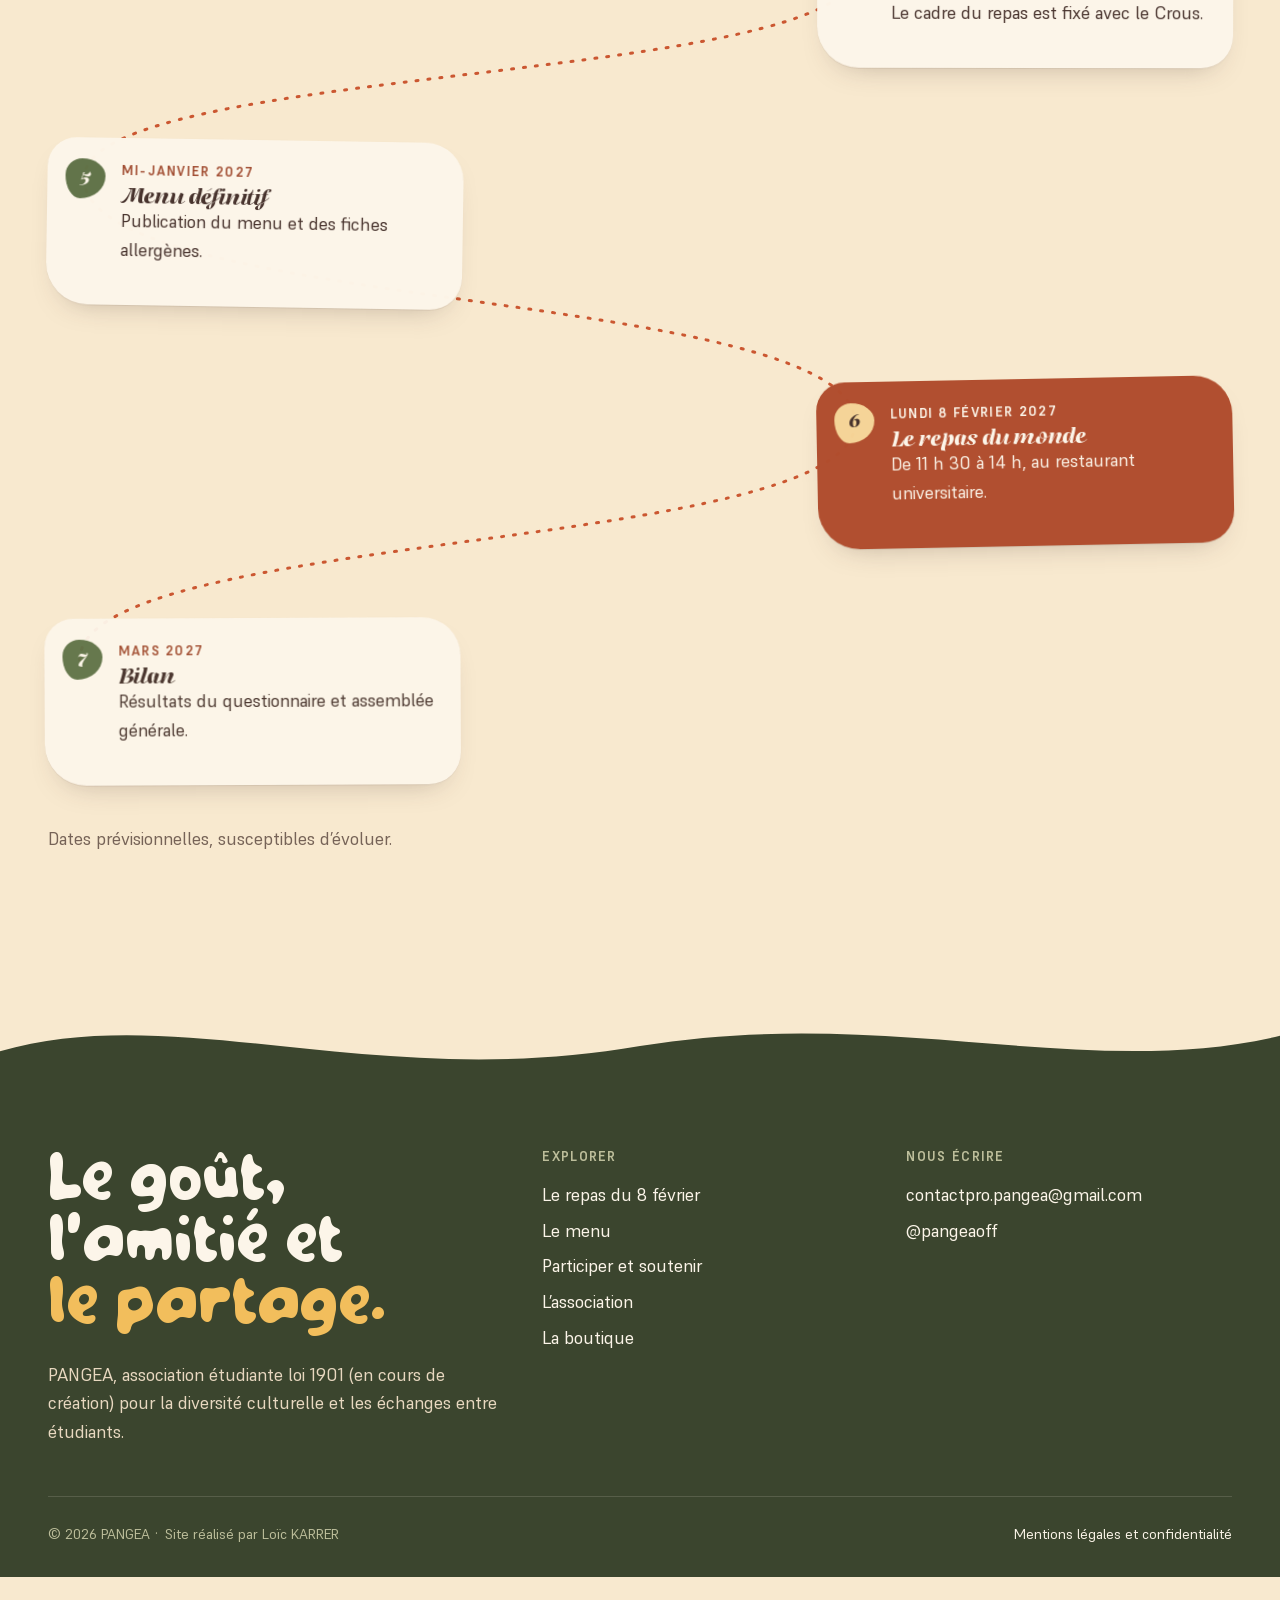
<file: association.html>
<!doctype html>
<html lang="fr">
<head>
<meta charset="utf-8">
<meta name="viewport" content="width=device-width, initial-scale=1">
<title>L’association · PANGEA</title>
<meta name="description" content="Une association étudiante loi 1901 pour promouvoir la diversité culturelle et les échanges interculturels. Le goût, l'amitié, le partage.">
<meta name="theme-color" content="#f8e9cf">
<link rel="icon" href="assets/img/logo/pangea-favicon.svg" type="image/svg+xml">
<link rel="apple-touch-icon" href="assets/img/logo/apple-touch-icon.png">
<link rel="stylesheet" href="assets/css/polices.css?v=0a4b5717">
<link rel="stylesheet" href="assets/css/style.css?v=8d7926fb">
<script>try{if(sessionStorage.getItem("voile")==="1"&&!matchMedia("(prefers-reduced-motion: reduce)").matches)document.documentElement.classList.add("voile-entree")}catch(e){}</script>
</head>
<body>
<a class="evitement" href="#contenu">Aller au contenu</a>
<div class="voile" aria-hidden="true"><span></span></div>

<a class="logo-bulle" href="index.html" aria-label="PANGEA, accueil">
  <img class="logo-img" src="assets/img/logo/pangea-logo-fond-clair.svg" alt="" width="554" height="174">
</a>

<nav class="dock" aria-label="Navigation principale">
  <a href="index.html">Accueil</a><a href="evenement.html">L’événement</a><a href="menu.html">Le menu</a><a href="participer.html">Participer</a><a href="association.html" aria-current="page">L’asso</a><a href="boutique.html">Boutique</a>
  <a class="dock-date" href="evenement.html#infos">8.02.27</a>
</nav>

<button class="menu-bouton" type="button" aria-expanded="false" aria-controls="rideau" aria-label="Ouvrir le menu"><span></span><span></span></button>
<nav class="rideau" id="rideau" aria-label="Navigation mobile">
  <span class="forme" aria-hidden="true"></span><span class="forme" aria-hidden="true"></span>
  <ul><li><a href="index.html">Accueil</a></li><li><a href="evenement.html">L’événement</a></li><li><a href="menu.html">Le menu</a></li><li><a href="participer.html">Participer</a></li><li><a href="association.html" aria-current="page">L’asso</a></li><li><a href="boutique.html">Boutique</a></li></ul>
  <p class="rideau-info">Repas du monde · lundi 8 février 2027 · 11 h 30 – 14 h</p>
</nav>

<main id="contenu">
<header class="intro">
  <div>
    <span class="surtitre" data-reveal>PANGEA</span>
    <h1 class="autocollant" data-split data-t="Des étudiants qui mettent le monde à table">Des étudiants qui mettent le monde à table</h1>
    <p data-reveal>Notre objet : promouvoir la diversité culturelle et les échanges interculturels entre étudiants, notamment par des événements culinaires, culturels et festifs.</p>
    
  </div>
  <div class="intro-visuel" style="--c:var(--olive-clair);--c2:var(--safran-clair)" aria-hidden="true">
    <span class="forme" data-flotte="-12"></span><span class="forme"></span>
    <svg class="anneau" viewBox="0 0 300 300" aria-hidden="true"><defs><path id="anneau-asso" d="M150.0,150.0 m-140,0 a140,140 0 1,1 280,0 a140,140 0 1,1 -280,0"/></defs><text><textPath href="#anneau-asso" textLength="872" lengthAdjust="spacing">association loi 1901 ✺ en cours de création ✺ </textPath></text></svg>
    <span class="centre"><img class="centre-logo" src="assets/img/logo/pangea-symbole.svg" alt=""></span>
  </div>
</header>
<section class="section" aria-labelledby="titre-histoire">
  <div class="conteneur duo">
    <div>
      <span class="surtitre">Notre histoire</span>
      <h2 id="titre-histoire" data-split>Née d’un projet étudiant</h2>
    </div>
    <div data-reveal>
      <p>PANGEA est une association loi 1901 en cours de création, fondée par quatre étudiants de BUT GEA à l’<span data-iut>IUT Nice Côte d’Azur</span>, dans le cadre d’un projet pédagogique (SAE).</p>
      <p>Son premier projet : un repas du monde au restaurant universitaire, le lundi 8 février 2027.</p>
    </div>
  </div>
  <div class="conteneur" style="margin-top:clamp(4rem,10vw,7rem)">
    <p class="valeurs autocollant" aria-label="Nos valeurs : le goût, l'amitié et le partage"><span class="v1" data-t="le goût,">le goût,</span> <span class="v2" data-t="l'amitié">l’amitié</span> <span class="et" data-t="et">et</span> <span class="v3" data-t="le partage">le partage</span></p>
  </div>
</section>
<svg class="vague" viewBox="0 0 1440 100" preserveAspectRatio="none" aria-hidden="true" style="background:var(--sable);color:var(--lin)"><path d="M0,30 C300,80 520,20 760,60 C1000,100 1240,10 1440,60 L1440,100 L0,100Z" fill="currentColor"/></svg>

<section class="section fond-lin" aria-labelledby="titre-bureau">
  <div class="conteneur">
    <span class="surtitre">Le bureau</span>
    <h2 id="titre-bureau" data-split>Les visages du projet</h2>
    <div class="bureau" data-cascade>
      <article class="membre">
      <div class="portrait"><span class="initiales" aria-hidden="true">LK</span><img src="assets/img/bureau/loic-karrer.jpg" alt="Portrait de Loïc Karrer" loading="lazy"></div>
      <span class="role">Président</span>
      <h3>Loïc KARRER</h3>
    </article>
      <article class="membre">
      <div class="portrait"><span class="initiales" aria-hidden="true">JP</span></div>
      <span class="role">Vice-présidente</span>
      <h3>Julie PEYRET</h3><p class="reserve"><span class="a-venir">Photo à venir</span></p>
    </article>
      <article class="membre">
      <div class="portrait"><span class="initiales" aria-hidden="true">LR</span><img src="assets/img/bureau/lina-razgallah.jpg" alt="Illustration représentant Lina Razgallah" loading="lazy"></div>
      <span class="role">Secrétaire</span>
      <h3>Lina RAZGALLAH</h3>
    </article>
      <article class="membre">
      <div class="portrait"><span class="initiales" aria-hidden="true">LS</span><img src="assets/img/bureau/leon-simoni.jpg" alt="Portrait de Léon Simoni" loading="lazy"></div>
      <span class="role">Trésorier</span>
      <h3>Léon SIMONI</h3><p class="reserve">Sous réserve de son acceptation écrite.</p>
    </article>
    </div>
  </div>
</section>
<svg class="vague" viewBox="0 0 1440 100" preserveAspectRatio="none" aria-hidden="true" style="background:var(--lin);color:var(--olive-nuit)"><path d="M0,40 C180,90 360,0 540,30 C720,60 900,100 1080,60 C1260,20 1350,40 1440,50 L1440,100 L0,100Z" fill="currentColor"/></svg>

<section class="section fond-nuit" aria-labelledby="titre-fonctionnement">
  <div class="conteneur">
    <span class="surtitre">Fonctionnement</span>
    <h2 id="titre-fonctionnement" data-split>Simple et transparent</h2>
    <ul class="principes" data-cascade>
  <li><strong>Bénévoles</strong>Tous les membres agissent bénévolement.</li>
  <li><strong>Comptes votés</strong>Les comptes sont votés en assemblée générale.</li>
  <li><strong>Dons tracés</strong>Les dons sont versés uniquement sur le compte bancaire de l’association.</li>
  <li><strong>Dépenses justifiées</strong>Chaque dépense est justifiée.</li>
  <li><strong>Partenaires respectés</strong>Aucun partenaire n’est cité sans son accord écrit.</li>
</ul>
  </div>
</section>
<svg class="vague" viewBox="0 0 1440 100" preserveAspectRatio="none" aria-hidden="true" style="background:var(--olive-nuit);color:var(--sable)"><path d="M0,60 C240,10 420,90 720,50 C1020,10 1200,80 1440,30 L1440,100 L0,100Z" fill="currentColor"/></svg>

<section class="section" aria-labelledby="titre-chemin">
  <div class="conteneur">
    <span class="surtitre">Nos étapes</span>
    <h2 id="titre-chemin" data-split>Le projet pas à pas</h2>
    <div class="chemin" data-chemin><svg class="chemin-trace" aria-hidden="true"><path/><path class="trait"/></svg><ol><li><span class="rond" aria-hidden="true">1</span><time>16 octobre 2026</time><h3>Assemblée générale constitutive</h3><p>Les membres fondent l’association.</p></li><li><span class="rond" aria-hidden="true">2</span><time>Fin octobre 2026</time><h3>Déclaration en préfecture</h3><p>L’association est déclarée.</p></li><li><span class="rond" aria-hidden="true">3</span><time>Novembre 2026</time><h3>Sondage sur les cuisines</h3><p>Les étudiants votent pour les cuisines du repas.</p></li><li><span class="rond" aria-hidden="true">4</span><time>Début décembre 2026</time><h3>Convention avec le Crous</h3><p>Le cadre du repas est fixé avec le Crous.</p></li><li><span class="rond" aria-hidden="true">5</span><time>Mi-janvier 2027</time><h3>Menu définitif</h3><p>Publication du menu et des fiches allergènes.</p></li><li class="temps-fort"><span class="rond" aria-hidden="true">6</span><time>Lundi 8 février 2027</time><h3>Le repas du monde</h3><p>De 11 h 30 à 14 h, au restaurant universitaire.</p></li><li><span class="rond" aria-hidden="true">7</span><time>Mars 2027</time><h3>Bilan</h3><p>Résultats du questionnaire et assemblée générale.</p></li></ol></div><p style="margin-top:2.5rem;color:var(--encre-douce)">Dates prévisionnelles, susceptibles d’évoluer.</p>
  </div>
</section>

</main>

<footer class="pied">
  <svg class="pied-haut" viewBox="0 0 1440 100" preserveAspectRatio="none" aria-hidden="true" style="--fond-avant:var(--sable)"><path d="M0,50 C200,0 420,90 720,45 C1000,5 1220,80 1440,35 L1440,100 L0,100Z" fill="currentColor"/></svg>
  <div class="conteneur">
    <div class="pied-contenu">
      <div>
        <h2>Le goût, l’amitié et <span class="accent">le partage.</span></h2>
        <p>PANGEA, association étudiante loi 1901 (en cours de création) pour la diversité culturelle et les échanges entre étudiants.</p>
      </div>
      <div>
        <h3>Explorer</h3>
        <ul>
          <li><a href="evenement.html">Le repas du 8 février</a></li>
          <li><a href="menu.html">Le menu</a></li>
          <li><a href="participer.html">Participer et soutenir</a></li>
          <li><a href="association.html">L’association</a></li>
          <li><a href="boutique.html">La boutique</a></li>
        </ul>
      </div>
      <div>
        <h3>Nous écrire</h3>
        <ul>
          <li><a class="lien-contact" href="mailto:contactpro.pangea@gmail.com">contactpro.pangea@gmail.com</a></li>
          <li><a class="lien-contact" href="https://www.instagram.com/pangeaoff/" rel="noopener">@pangeaoff</a></li>
        </ul>
      </div>
    </div>
    <div class="pied-bas">
      <p>© <span data-annee>2026</span> PANGEA · Site réalisé par Loïc KARRER</p>
      <p><a href="mentions-legales.html">Mentions légales et confidentialité</a></p>
    </div>
  </div>
</footer>

<script src="assets/js/vendor/gsap.min.js?v=fa1aeabc" defer></script>
<script src="assets/js/vendor/ScrollTrigger.min.js?v=ecd3242f" defer></script>
<script src="assets/js/main.js?v=c0e800b8" defer></script>
</body>
</html>
</file>
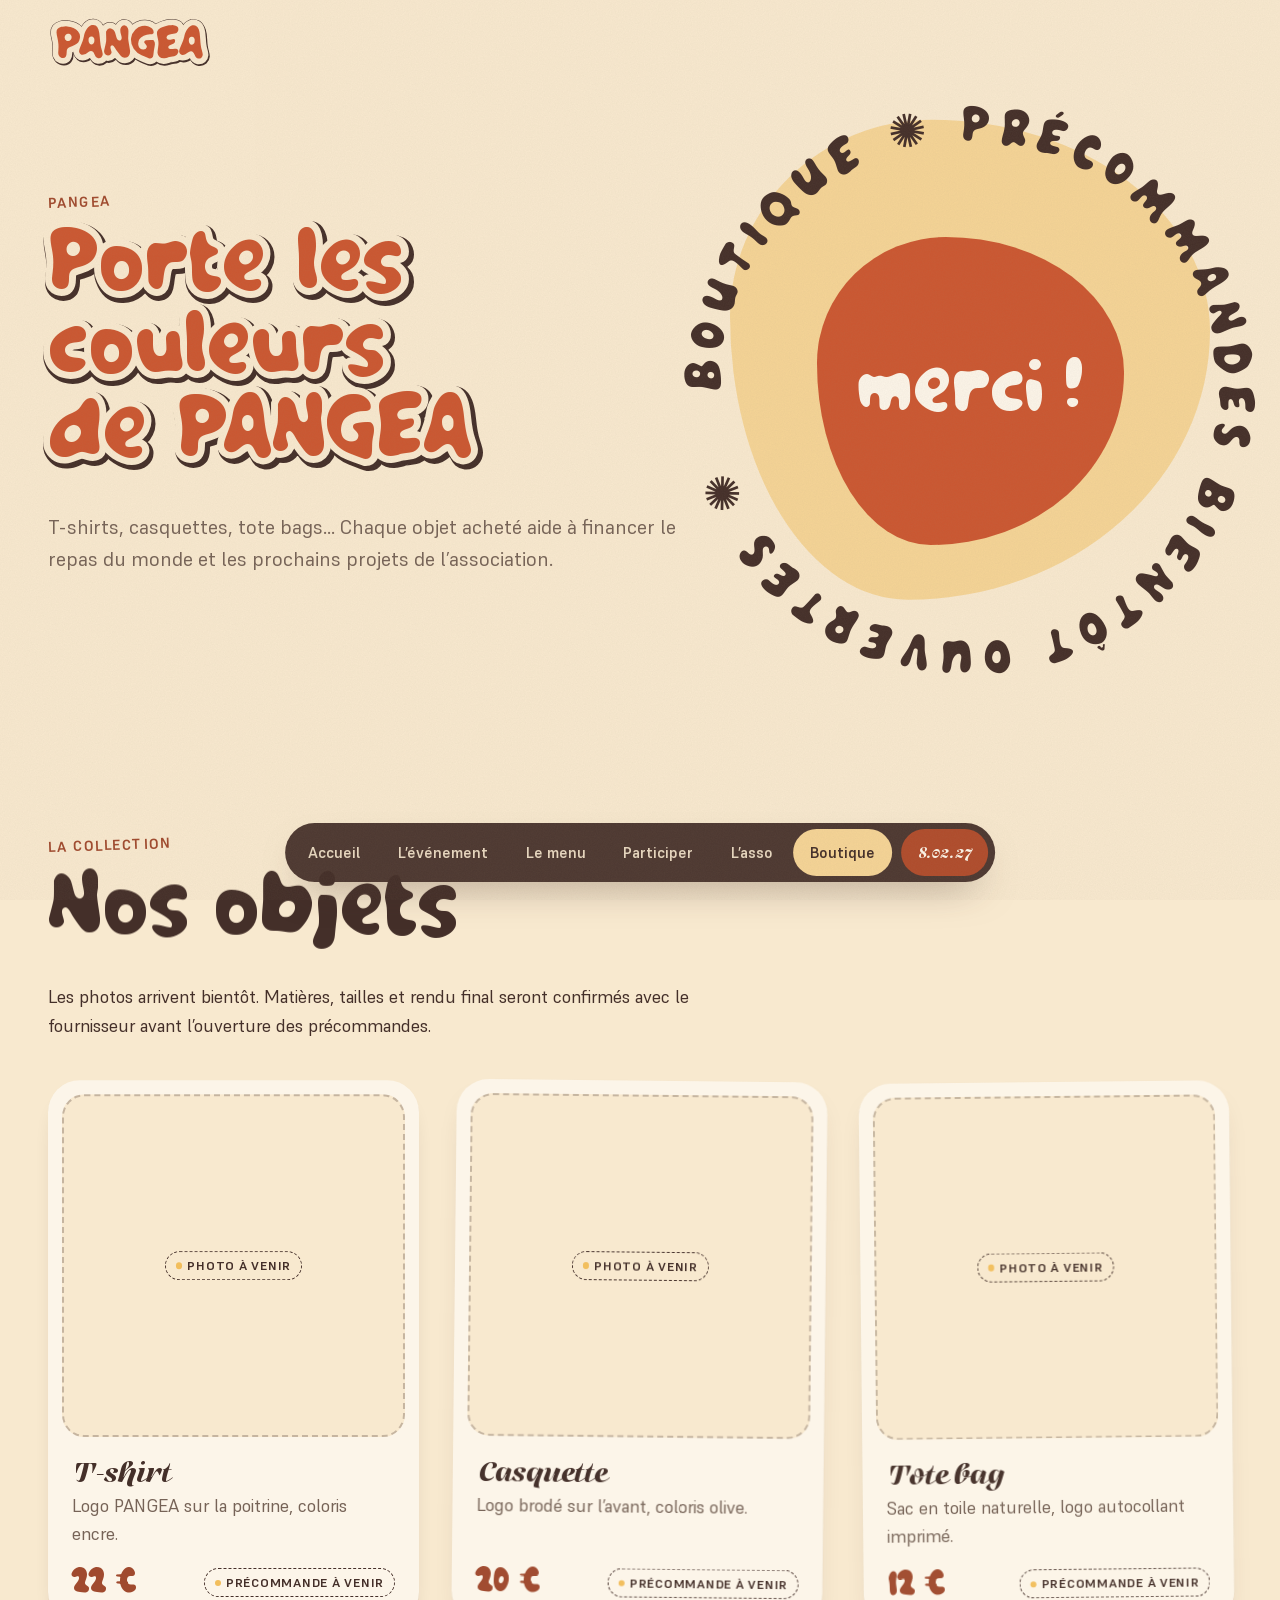
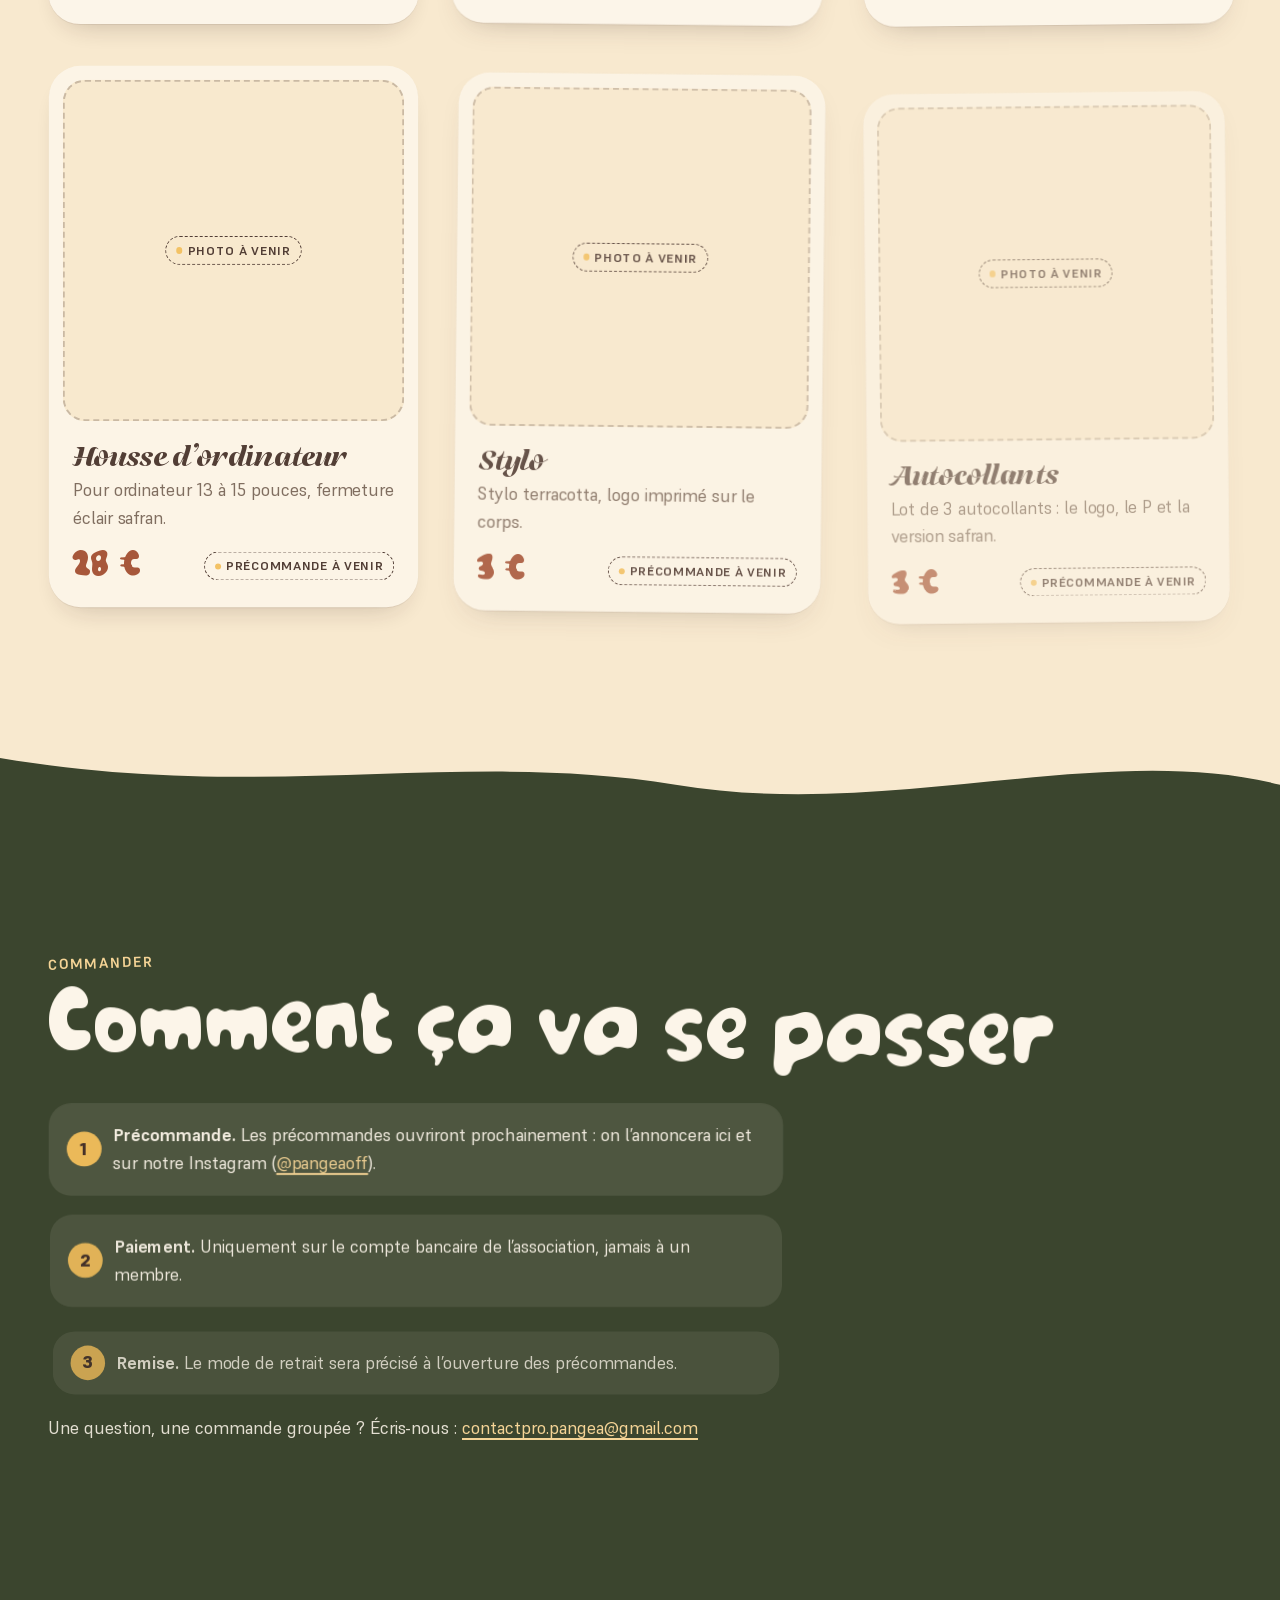
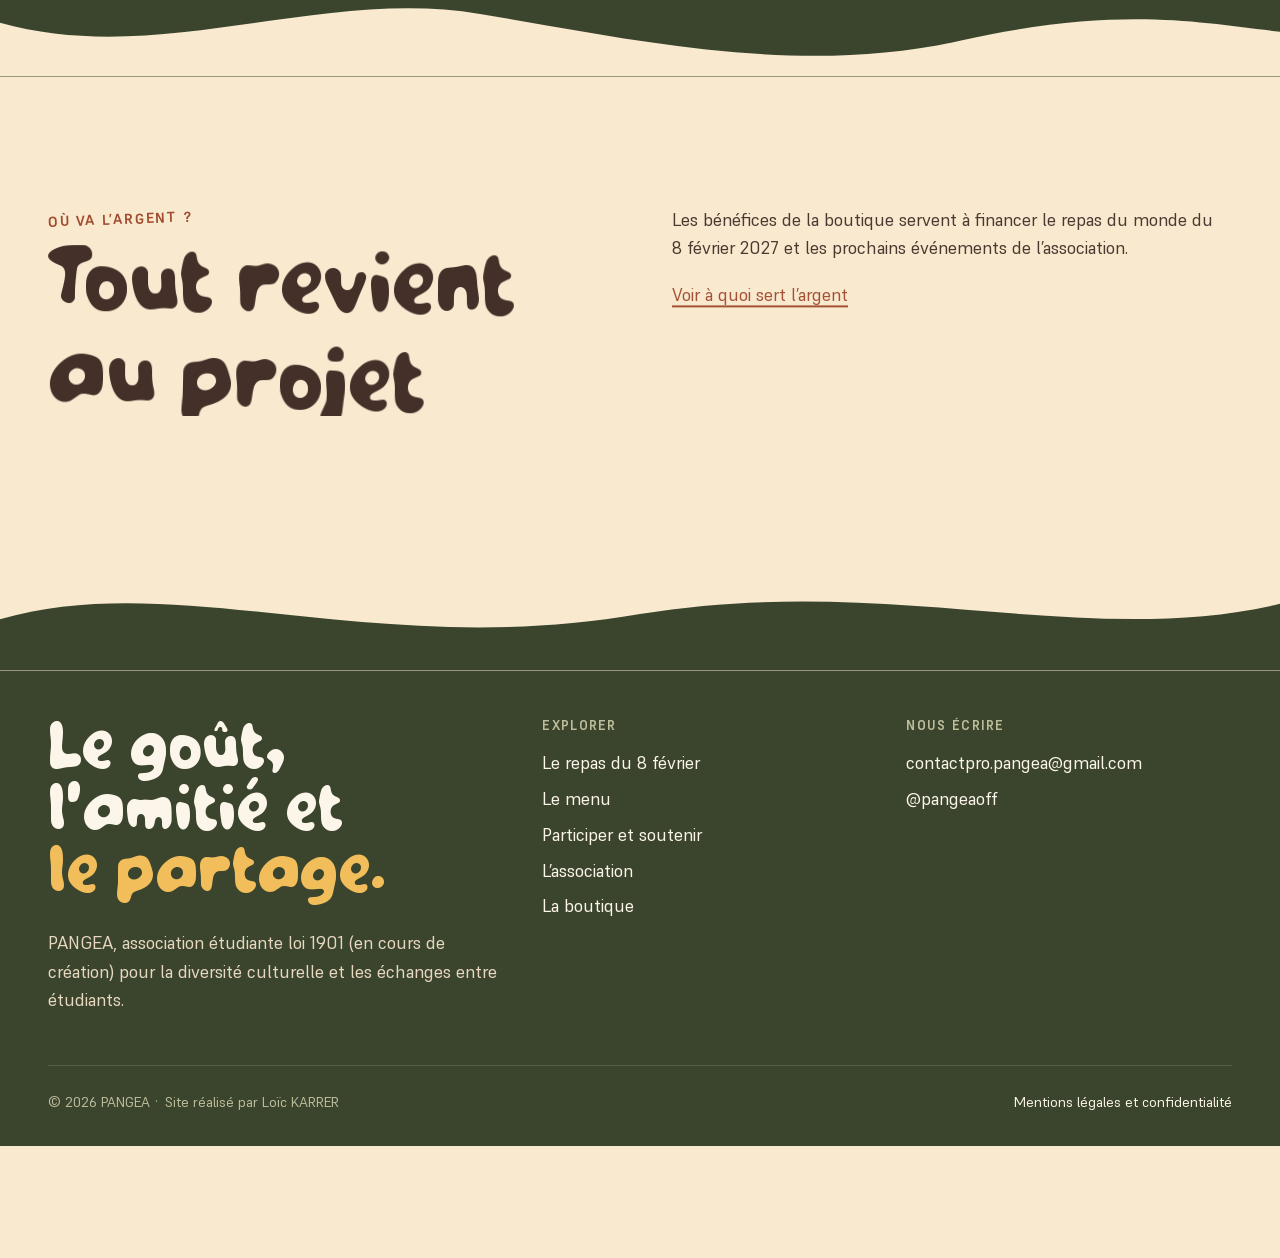
<file: boutique.html>
<!doctype html>
<html lang="fr">
<head>
<meta charset="utf-8">
<meta name="viewport" content="width=device-width, initial-scale=1">
<title>Boutique · PANGEA</title>
<meta name="description" content="La boutique PANGEA : t-shirts, casquettes, tote bags, stylos, housses d'ordinateur et autocollants pour soutenir l'association.">
<meta name="theme-color" content="#f8e9cf">
<link rel="icon" href="assets/img/logo/pangea-favicon.svg" type="image/svg+xml">
<link rel="apple-touch-icon" href="assets/img/logo/apple-touch-icon.png">
<link rel="stylesheet" href="assets/css/polices.css?v=0a4b5717">
<link rel="stylesheet" href="assets/css/style.css?v=8d7926fb">
<script>try{if(sessionStorage.getItem("voile")==="1"&&!matchMedia("(prefers-reduced-motion: reduce)").matches)document.documentElement.classList.add("voile-entree")}catch(e){}</script>
</head>
<body>
<a class="evitement" href="#contenu">Aller au contenu</a>
<div class="voile" aria-hidden="true"><span></span></div>

<a class="logo-bulle" href="index.html" aria-label="PANGEA, accueil">
  <img class="logo-img" src="assets/img/logo/pangea-logo-fond-clair.svg" alt="" width="554" height="174">
</a>

<nav class="dock" aria-label="Navigation principale">
  <a href="index.html">Accueil</a><a href="evenement.html">L’événement</a><a href="menu.html">Le menu</a><a href="participer.html">Participer</a><a href="association.html">L’asso</a><a href="boutique.html" aria-current="page">Boutique</a>
  <a class="dock-date" href="evenement.html#infos">8.02.27</a>
</nav>

<button class="menu-bouton" type="button" aria-expanded="false" aria-controls="rideau" aria-label="Ouvrir le menu"><span></span><span></span></button>
<nav class="rideau" id="rideau" aria-label="Navigation mobile">
  <span class="forme" aria-hidden="true"></span><span class="forme" aria-hidden="true"></span>
  <ul><li><a href="index.html">Accueil</a></li><li><a href="evenement.html">L’événement</a></li><li><a href="menu.html">Le menu</a></li><li><a href="participer.html">Participer</a></li><li><a href="association.html">L’asso</a></li><li><a href="boutique.html" aria-current="page">Boutique</a></li></ul>
  <p class="rideau-info">Repas du monde · lundi 8 février 2027 · 11 h 30 – 14 h</p>
</nav>

<main id="contenu">
<header class="intro">
  <div>
    <span class="surtitre" data-reveal>PANGEA</span>
    <h1 class="autocollant" data-split data-t="Porte les couleurs de PANGEA">Porte les couleurs de PANGEA</h1>
    <p data-reveal>T-shirts, casquettes, tote bags… Chaque objet acheté aide à financer le repas du monde et les prochains projets de l’association.</p>
    
  </div>
  <div class="intro-visuel" style="--c:var(--safran-clair);--c2:var(--terracotta)" aria-hidden="true">
    <span class="forme" data-flotte="-12"></span><span class="forme"></span>
    <svg class="anneau" viewBox="0 0 300 300" aria-hidden="true"><defs><path id="anneau-boutique" d="M150.0,150.0 m-140,0 a140,140 0 1,1 280,0 a140,140 0 1,1 -280,0"/></defs><text><textPath href="#anneau-boutique" textLength="872" lengthAdjust="spacing">boutique ✺ précommandes bientôt ouvertes ✺ </textPath></text></svg>
    <span class="centre">merci !</span>
  </div>
</header>
<section class="section" aria-labelledby="titre-produits">
  <div class="conteneur">
    <span class="surtitre">La collection</span>
    <h2 id="titre-produits" data-split>Nos objets</h2>
    <p>Les photos arrivent bientôt. Matières, tailles et rendu final seront confirmés avec le fournisseur avant l’ouverture des précommandes.</p>
    <div class="produits" data-cascade>
      <article class="produit">
      <div class="produit-image produit-image--vide"><!-- Photo à ajouter : assets/img/boutique/t-shirt.jpg (carré) --><span class="a-venir">Photo à venir</span></div>
      <div class="produit-texte">
        <h3>T-shirt</h3>
        <p>Logo PANGEA sur la poitrine, coloris encre.</p>
        <p class="produit-prix"><span class="prix">22 €</span> <span class="a-venir">Précommande à venir</span></p>
      </div>
    </article><article class="produit">
      <div class="produit-image produit-image--vide"><!-- Photo à ajouter : assets/img/boutique/casquette.jpg (carré) --><span class="a-venir">Photo à venir</span></div>
      <div class="produit-texte">
        <h3>Casquette</h3>
        <p>Logo brodé sur l’avant, coloris olive.</p>
        <p class="produit-prix"><span class="prix">20 €</span> <span class="a-venir">Précommande à venir</span></p>
      </div>
    </article><article class="produit">
      <div class="produit-image produit-image--vide"><!-- Photo à ajouter : assets/img/boutique/tote-bag.jpg (carré) --><span class="a-venir">Photo à venir</span></div>
      <div class="produit-texte">
        <h3>Tote bag</h3>
        <p>Sac en toile naturelle, logo autocollant imprimé.</p>
        <p class="produit-prix"><span class="prix">12 €</span> <span class="a-venir">Précommande à venir</span></p>
      </div>
    </article><article class="produit">
      <div class="produit-image produit-image--vide"><!-- Photo à ajouter : assets/img/boutique/housse-ordinateur.jpg (carré) --><span class="a-venir">Photo à venir</span></div>
      <div class="produit-texte">
        <h3>Housse d’ordinateur</h3>
        <p>Pour ordinateur 13 à 15 pouces, fermeture éclair safran.</p>
        <p class="produit-prix"><span class="prix">28 €</span> <span class="a-venir">Précommande à venir</span></p>
      </div>
    </article><article class="produit">
      <div class="produit-image produit-image--vide"><!-- Photo à ajouter : assets/img/boutique/stylo.jpg (carré) --><span class="a-venir">Photo à venir</span></div>
      <div class="produit-texte">
        <h3>Stylo</h3>
        <p>Stylo terracotta, logo imprimé sur le corps.</p>
        <p class="produit-prix"><span class="prix">3 €</span> <span class="a-venir">Précommande à venir</span></p>
      </div>
    </article><article class="produit">
      <div class="produit-image produit-image--vide"><!-- Photo à ajouter : assets/img/boutique/autocollants.jpg (carré) --><span class="a-venir">Photo à venir</span></div>
      <div class="produit-texte">
        <h3>Autocollants</h3>
        <p>Lot de 3 autocollants : le logo, le P et la version safran.</p>
        <p class="produit-prix"><span class="prix">3 €</span> <span class="a-venir">Précommande à venir</span></p>
      </div>
    </article>
    </div>
  </div>
</section>
<svg class="vague" viewBox="0 0 1440 100" preserveAspectRatio="none" aria-hidden="true" style="background:var(--sable);color:var(--olive-nuit)"><path d="M0,30 C300,80 520,20 760,60 C1000,100 1240,10 1440,60 L1440,100 L0,100Z" fill="currentColor"/></svg>

<section class="section fond-nuit" aria-labelledby="titre-commander">
  <div class="conteneur">
    <span class="surtitre">Commander</span>
    <h2 id="titre-commander" data-split>Comment ça va se passer</h2>
    <ol class="etapes-boutique" data-cascade>
      <li><strong>Précommande.</strong> Les précommandes ouvriront prochainement : on l’annoncera ici et sur notre Instagram (<a class="lien-contact" href="https://www.instagram.com/pangeaoff/" rel="noopener">@pangeaoff</a>).</li>
      <li><strong>Paiement.</strong> Uniquement sur le compte bancaire de l’association, jamais à un membre.</li>
      <li><strong>Remise.</strong> Le mode de retrait sera précisé à l’ouverture des précommandes.</li>
    </ol>
    <p style="margin-top:2rem">Une question, une commande groupée ? Écris-nous : <a class="lien-contact" href="mailto:contactpro.pangea@gmail.com">contactpro.pangea@gmail.com</a></p>
  </div>
</section>
<svg class="vague" viewBox="0 0 1440 100" preserveAspectRatio="none" aria-hidden="true" style="background:var(--olive-nuit);color:var(--sable)"><path d="M0,40 C180,90 360,0 540,30 C720,60 900,100 1080,60 C1260,20 1350,40 1440,50 L1440,100 L0,100Z" fill="currentColor"/></svg>

<section class="section" aria-labelledby="titre-benefices">
  <div class="conteneur duo">
    <div>
      <span class="surtitre">Où va l’argent ?</span>
      <h2 id="titre-benefices" data-split>Tout revient au projet</h2>
    </div>
    <div data-reveal>
      <p>Les bénéfices de la boutique servent à financer le repas du monde du 8 février 2027 et les prochains événements de l’association.</p>
      <p><a href="participer.html#soutenir">Voir à quoi sert l’argent</a></p>
    </div>
  </div>
</section>

</main>

<footer class="pied">
  <svg class="pied-haut" viewBox="0 0 1440 100" preserveAspectRatio="none" aria-hidden="true" style="--fond-avant:var(--sable)"><path d="M0,50 C200,0 420,90 720,45 C1000,5 1220,80 1440,35 L1440,100 L0,100Z" fill="currentColor"/></svg>
  <div class="conteneur">
    <div class="pied-contenu">
      <div>
        <h2>Le goût, l’amitié et <span class="accent">le partage.</span></h2>
        <p>PANGEA, association étudiante loi 1901 (en cours de création) pour la diversité culturelle et les échanges entre étudiants.</p>
      </div>
      <div>
        <h3>Explorer</h3>
        <ul>
          <li><a href="evenement.html">Le repas du 8 février</a></li>
          <li><a href="menu.html">Le menu</a></li>
          <li><a href="participer.html">Participer et soutenir</a></li>
          <li><a href="association.html">L’association</a></li>
          <li><a href="boutique.html">La boutique</a></li>
        </ul>
      </div>
      <div>
        <h3>Nous écrire</h3>
        <ul>
          <li><a class="lien-contact" href="mailto:contactpro.pangea@gmail.com">contactpro.pangea@gmail.com</a></li>
          <li><a class="lien-contact" href="https://www.instagram.com/pangeaoff/" rel="noopener">@pangeaoff</a></li>
        </ul>
      </div>
    </div>
    <div class="pied-bas">
      <p>© <span data-annee>2026</span> PANGEA · Site réalisé par Loïc KARRER</p>
      <p><a href="mentions-legales.html">Mentions légales et confidentialité</a></p>
    </div>
  </div>
</footer>

<script src="assets/js/vendor/gsap.min.js?v=fa1aeabc" defer></script>
<script src="assets/js/vendor/ScrollTrigger.min.js?v=ecd3242f" defer></script>
<script src="assets/js/main.js?v=c0e800b8" defer></script>
</body>
</html>
</file>
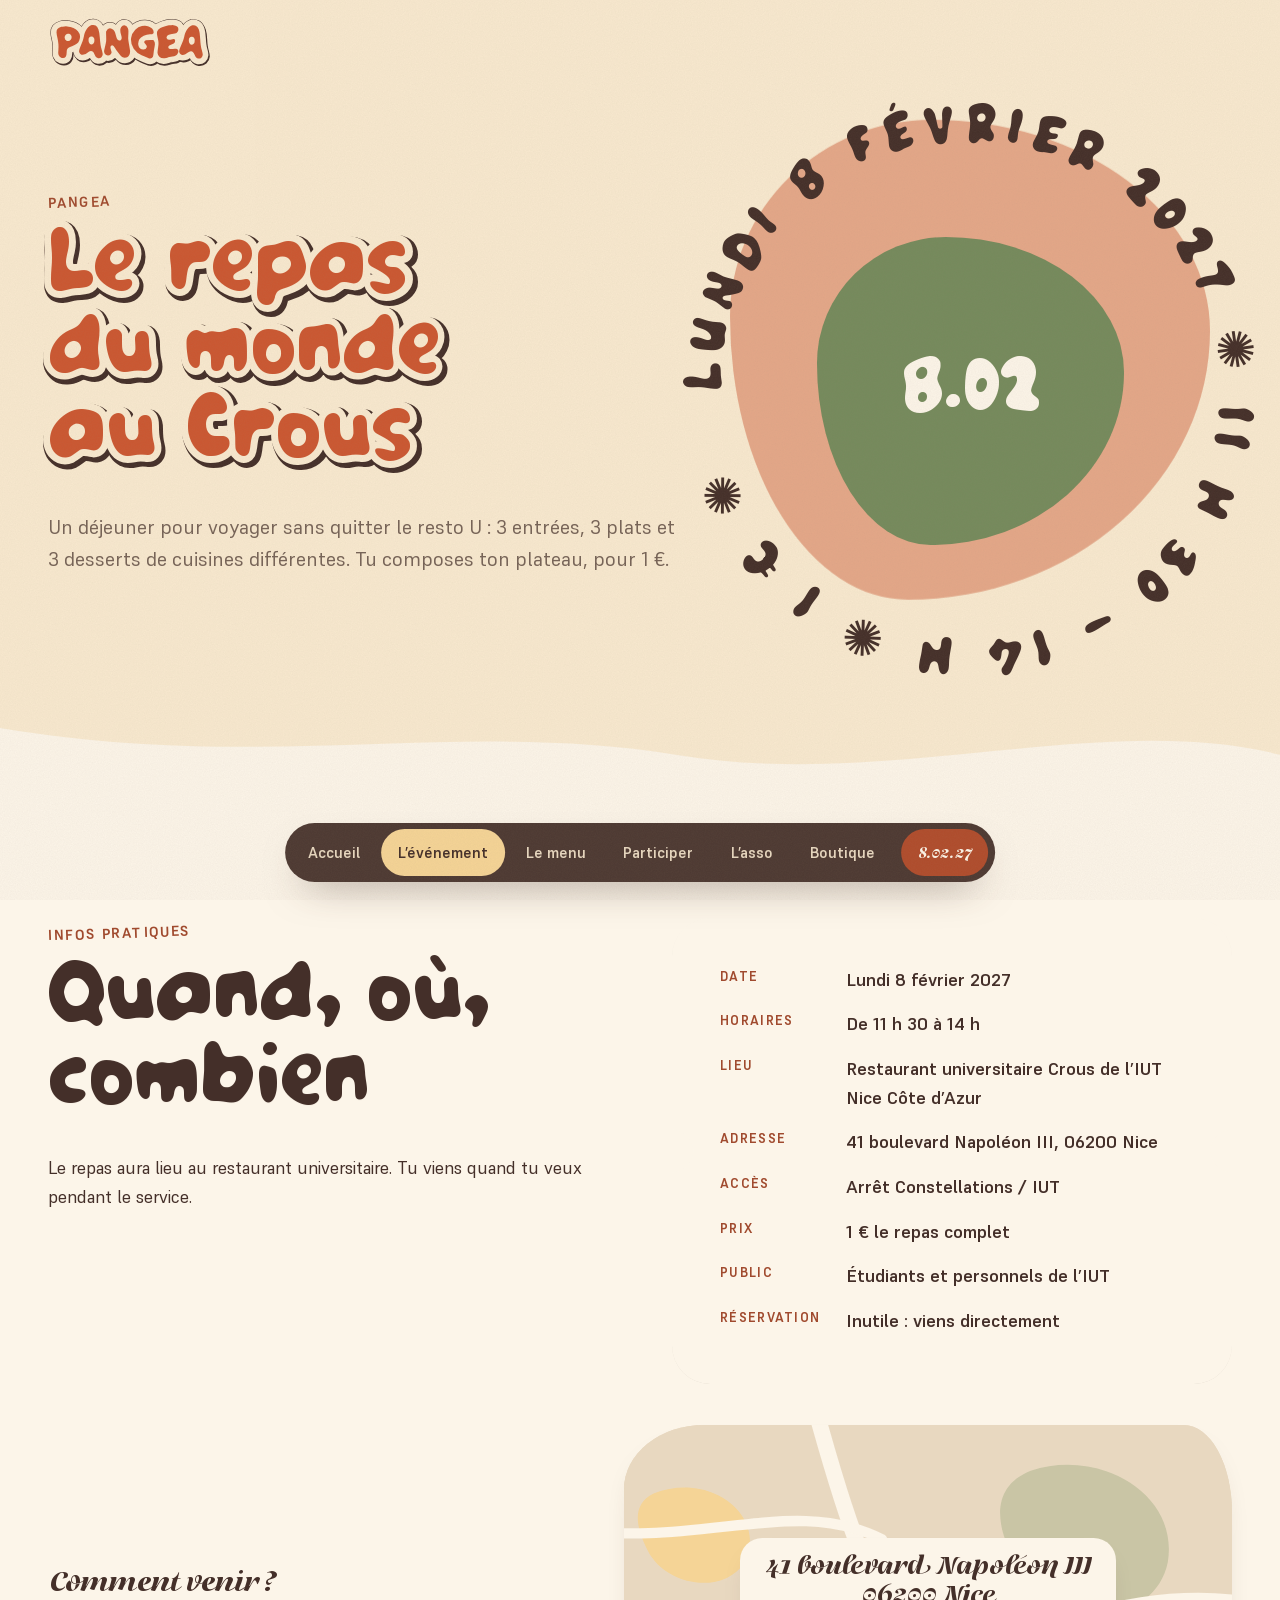
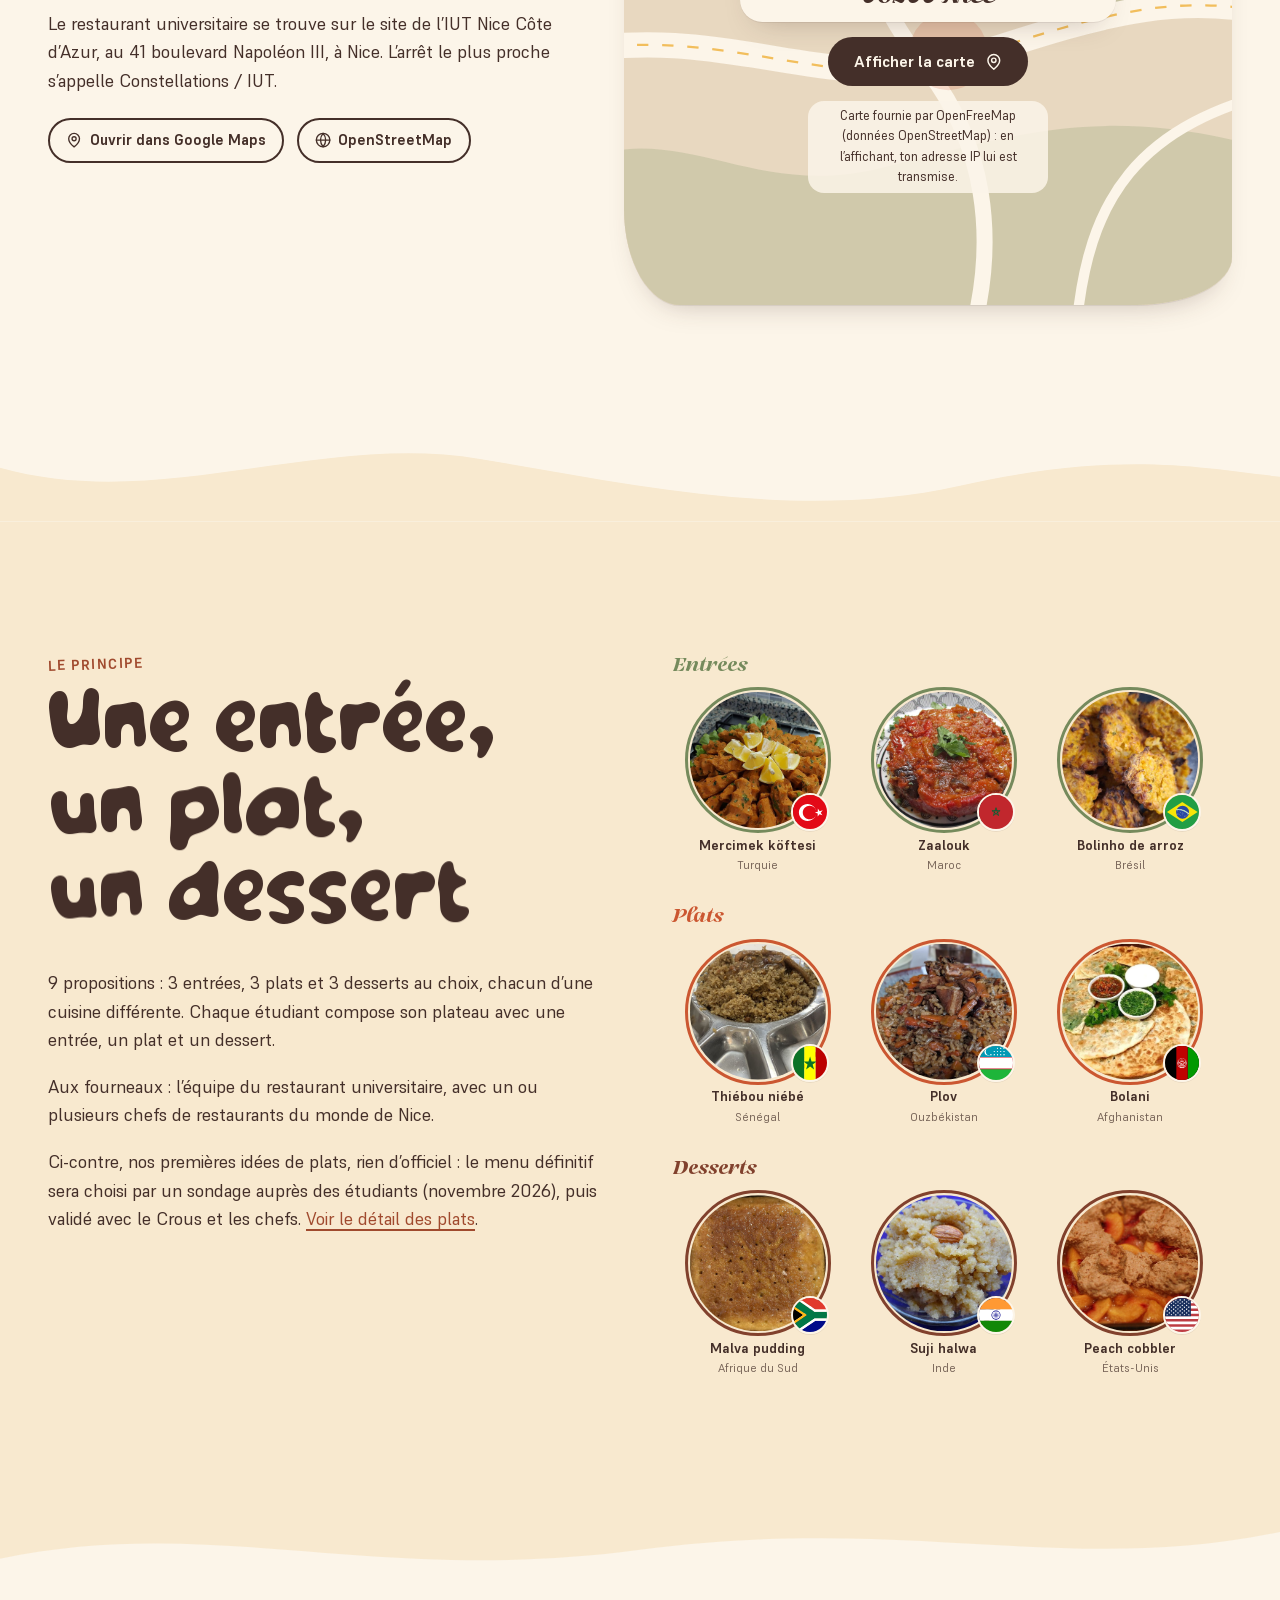
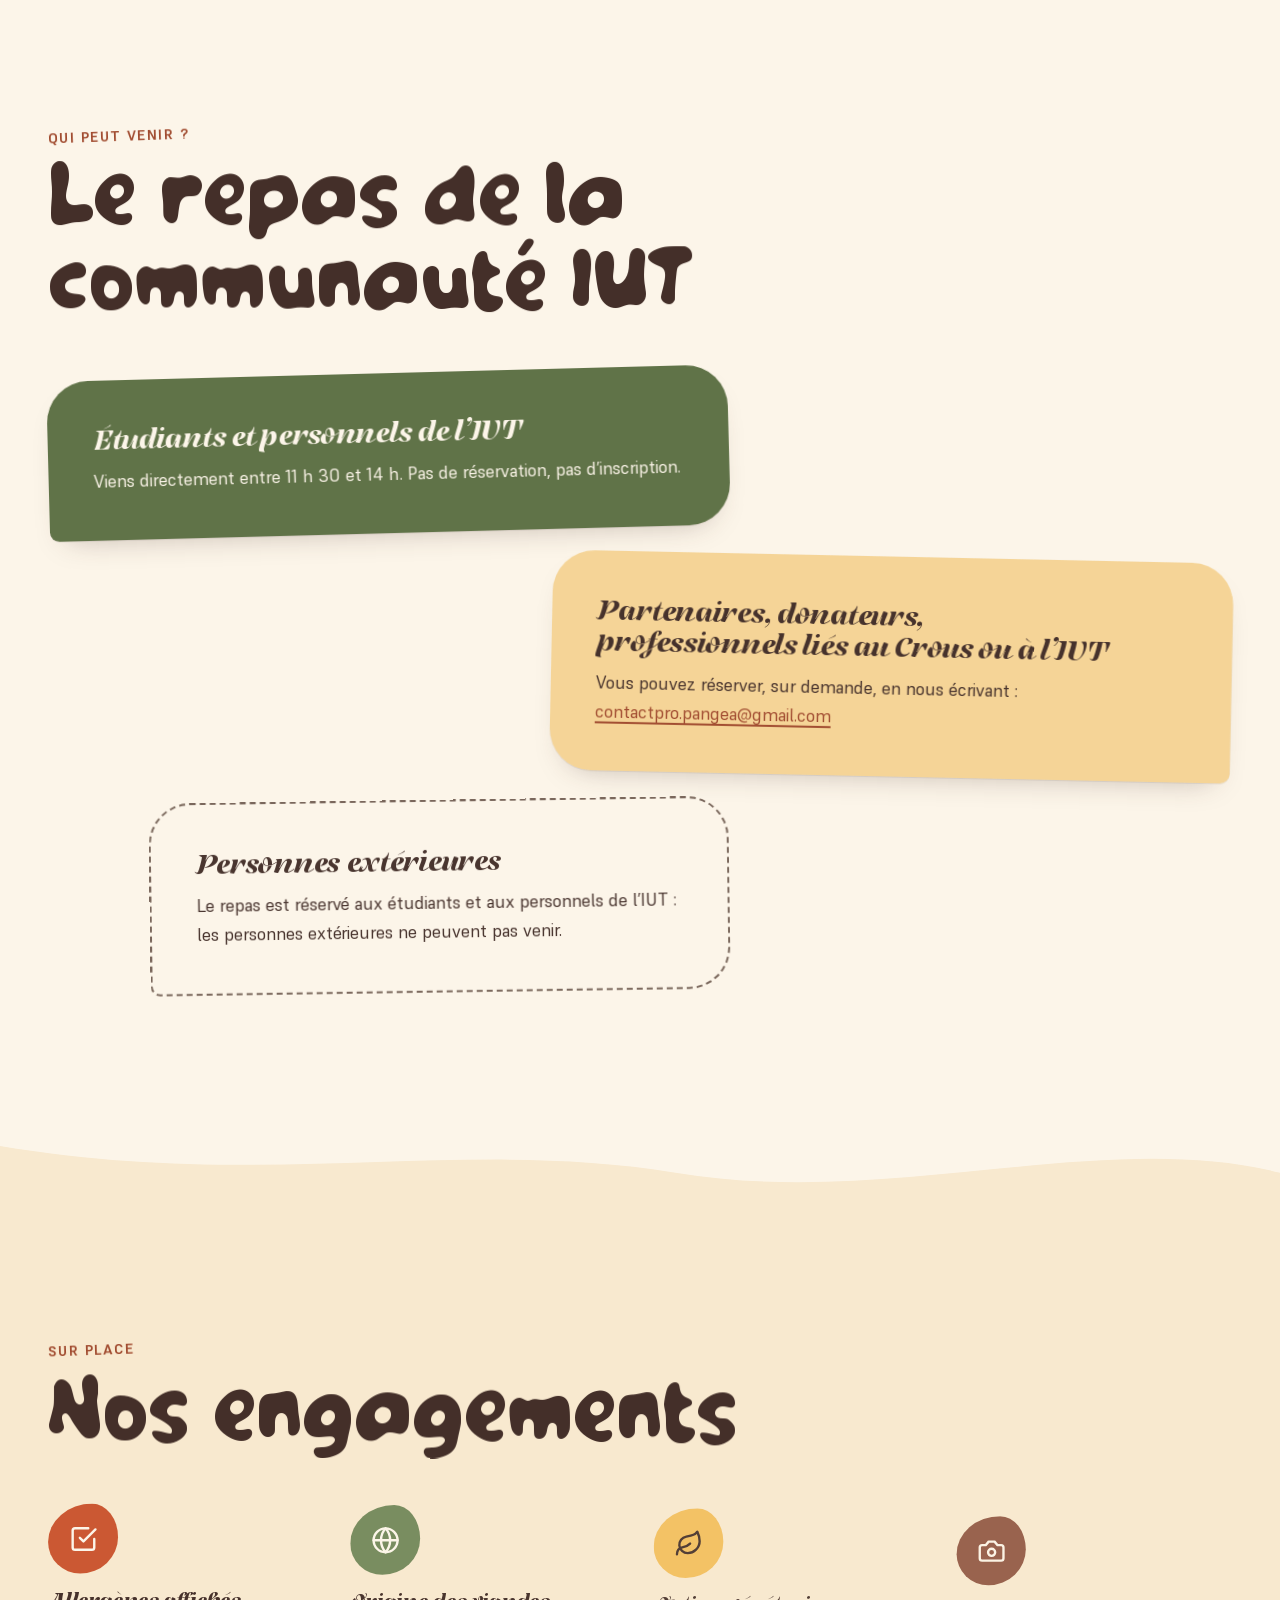
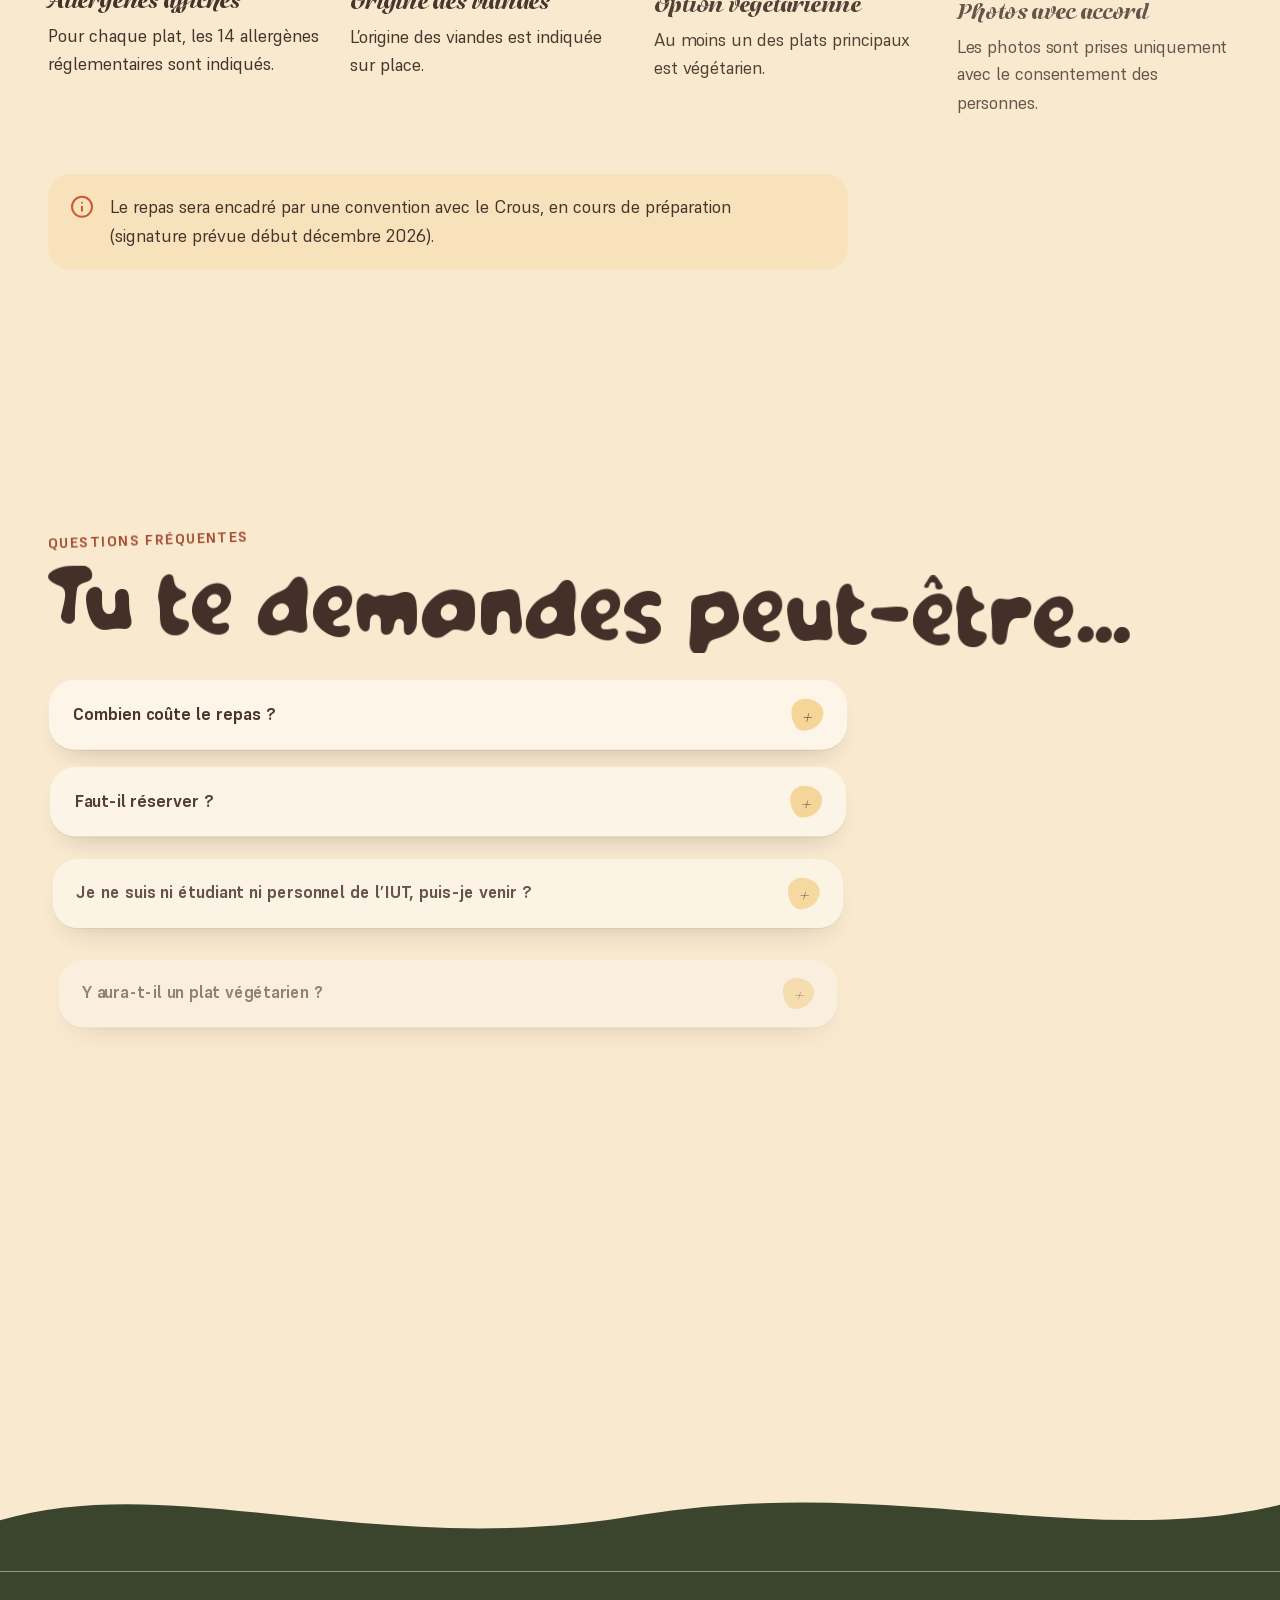
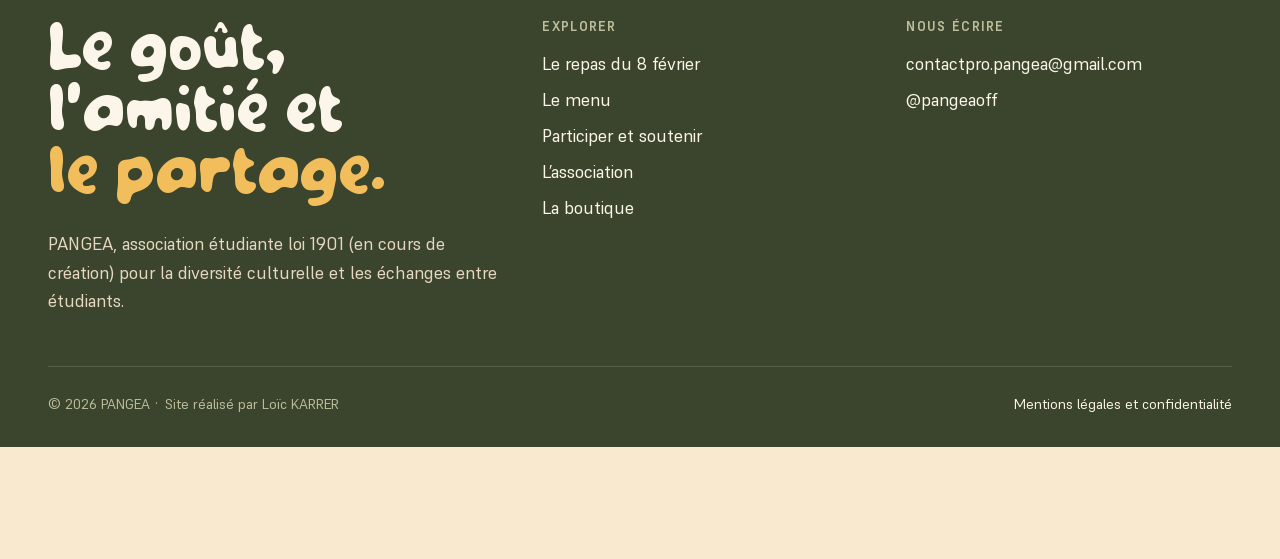
<file: evenement.html>
<!doctype html>
<html lang="fr">
<head>
<meta charset="utf-8">
<meta name="viewport" content="width=device-width, initial-scale=1">
<title>Le repas du monde · PANGEA</title>
<meta name="description" content="Infos pratiques du repas du monde du 8 février 2027 au restaurant universitaire : horaires, lieu, prix, public, engagements et questions fréquentes.">
<meta name="theme-color" content="#f8e9cf">
<link rel="icon" href="assets/img/logo/pangea-favicon.svg" type="image/svg+xml">
<link rel="apple-touch-icon" href="assets/img/logo/apple-touch-icon.png">
<link rel="stylesheet" href="assets/css/polices.css?v=0a4b5717">
<link rel="stylesheet" href="assets/css/style.css?v=8d7926fb">
<script>try{if(sessionStorage.getItem("voile")==="1"&&!matchMedia("(prefers-reduced-motion: reduce)").matches)document.documentElement.classList.add("voile-entree")}catch(e){}</script>
</head>
<body>
<a class="evitement" href="#contenu">Aller au contenu</a>
<div class="voile" aria-hidden="true"><span></span></div>

<a class="logo-bulle" href="index.html" aria-label="PANGEA, accueil">
  <img class="logo-img" src="assets/img/logo/pangea-logo-fond-clair.svg" alt="" width="554" height="174">
</a>

<nav class="dock" aria-label="Navigation principale">
  <a href="index.html">Accueil</a><a href="evenement.html" aria-current="page">L’événement</a><a href="menu.html">Le menu</a><a href="participer.html">Participer</a><a href="association.html">L’asso</a><a href="boutique.html">Boutique</a>
  <a class="dock-date" href="evenement.html#infos">8.02.27</a>
</nav>

<button class="menu-bouton" type="button" aria-expanded="false" aria-controls="rideau" aria-label="Ouvrir le menu"><span></span><span></span></button>
<nav class="rideau" id="rideau" aria-label="Navigation mobile">
  <span class="forme" aria-hidden="true"></span><span class="forme" aria-hidden="true"></span>
  <ul><li><a href="index.html">Accueil</a></li><li><a href="evenement.html" aria-current="page">L’événement</a></li><li><a href="menu.html">Le menu</a></li><li><a href="participer.html">Participer</a></li><li><a href="association.html">L’asso</a></li><li><a href="boutique.html">Boutique</a></li></ul>
  <p class="rideau-info">Repas du monde · lundi 8 février 2027 · 11 h 30 – 14 h</p>
</nav>

<main id="contenu">
<header class="intro">
  <div>
    <span class="surtitre" data-reveal>PANGEA</span>
    <h1 class="autocollant" data-split data-t="Le repas du monde au Crous">Le repas du monde au Crous</h1>
    <p data-reveal>Un déjeuner pour voyager sans quitter le resto U : 3 entrées, 3 plats et 3 desserts de cuisines différentes. Tu composes ton plateau, pour 1 €.</p>
    
  </div>
  <div class="intro-visuel" style="--c:var(--terracotta-clair);--c2:var(--olive)" aria-hidden="true">
    <span class="forme" data-flotte="-12"></span><span class="forme"></span>
    <svg class="anneau" viewBox="0 0 300 300" aria-hidden="true"><defs><path id="anneau-evt" d="M150.0,150.0 m-140,0 a140,140 0 1,1 280,0 a140,140 0 1,1 -280,0"/></defs><text><textPath href="#anneau-evt" textLength="872" lengthAdjust="spacing">lundi 8 février 2027 ✺ 11 h 30 – 14 h ✺ 1 € ✺ </textPath></text></svg>
    <span class="centre">8.02</span>
  </div>
</header>
<svg class="vague" viewBox="0 0 1440 100" preserveAspectRatio="none" aria-hidden="true" style="background:var(--sable);color:var(--lin)"><path d="M0,30 C300,80 520,20 760,60 C1000,100 1240,10 1440,60 L1440,100 L0,100Z" fill="currentColor"/></svg>
<section class="section fond-lin" id="infos" aria-labelledby="titre-infos">
  <div class="conteneur duo">
    <div>
      <span class="surtitre">Infos pratiques</span>
      <h2 id="titre-infos" data-split>Quand, où, combien</h2>
      <p>Le repas aura lieu au restaurant universitaire. Tu viens quand tu veux pendant le service.</p>
    </div>
    <div class="ticket" data-reveal="tourne">
      <dl>
        <dt>Date</dt><dd>Lundi 8 février 2027</dd>
        <dt>Horaires</dt><dd>De 11 h 30 à 14 h</dd>
        <dt>Lieu</dt><dd>Restaurant universitaire Crous de l’<span data-iut>IUT Nice Côte d’Azur</span></dd>
        <dt>Adresse</dt><dd>41 boulevard Napoléon III, 06200 Nice</dd>
        <dt>Accès</dt><dd>Arrêt Constellations / IUT</dd>
        <dt>Prix</dt><dd>1 € le repas complet</dd>
        <dt>Public</dt><dd>Étudiants et personnels de l’IUT</dd>
        <dt>Réservation</dt><dd>Inutile : viens directement</dd>
      </dl>
    </div>
  </div>
  <div class="conteneur lieu">
    <div data-reveal>
      <h3>Comment venir ?</h3>
      <p>Le restaurant universitaire se trouve sur le site de l’<span data-iut>IUT Nice Côte d’Azur</span>, au 41 boulevard Napoléon III, à Nice. L’arrêt le plus proche s’appelle Constellations / IUT.</p>
      <div class="carte-liens">
        <a class="lien-pastille" href="https://www.google.com/maps/search/?api=1&amp;query=41+boulevard+Napol%C3%A9on+III+06200+Nice" target="_blank" rel="noopener"><svg viewBox="0 0 24 24" fill="none" stroke="currentColor" stroke-width="2" stroke-linecap="round" stroke-linejoin="round" aria-hidden="true"><path d="M20 10c0 6-8 12-8 12s-8-6-8-12a8 8 0 0 1 16 0Z"/><circle cx="12" cy="10" r="3"/></svg> Ouvrir dans Google Maps</a>
        <a class="lien-pastille" href="https://www.openstreetmap.org/?mlat=43.68681&amp;mlon=7.22812#map=17/43.68681/7.22812" target="_blank" rel="noopener"><svg viewBox="0 0 24 24" fill="none" stroke="currentColor" stroke-width="2" stroke-linecap="round" stroke-linejoin="round" aria-hidden="true"><circle cx="12" cy="12" r="10"/><path d="M2 12h20M12 2a15 15 0 0 1 0 20M12 2a15 15 0 0 0 0 20"/></svg> OpenStreetMap</a>
      </div>
    </div>
    <div class="carte" data-carte data-lat="43.68681" data-lon="7.22812" data-arret-lat="43.68729" data-arret-lon="7.22705" data-etiquette="IUT · 41 bd Napoléon III" data-reveal>
      <svg class="carte-illustration" viewBox="0 0 600 420" preserveAspectRatio="xMidYMid slice" aria-hidden="true">
      <rect width="600" height="420" style="fill:var(--argile)"/>
      <path d="M-20,300 C80,250 140,330 260,300 S460,240 620,290 L620,440 L-20,440Z" style="fill:var(--olive-clair);opacity:.55"/>
      <path d="M390,40 C450,20 520,60 510,120 C500,170 430,180 400,150 C370,120 340,60 390,40Z" style="fill:var(--olive-clair);opacity:.7"/>
      <path d="M60,60 C110,40 160,80 140,120 C120,150 70,140 55,110 C45,90 40,70 60,60Z" style="fill:var(--safran-clair)"/>
      <g fill="none" stroke-linecap="round" style="stroke:var(--lin)">
        <path d="M-20,200 C120,170 220,240 330,205 S520,140 620,170" stroke-width="22"/>
        <path d="M200,-20 C230,90 250,150 300,215 S360,360 340,440" stroke-width="14"/>
        <path d="M-20,90 C100,110 180,60 260,100" stroke-width="9"/>
        <path d="M430,440 C440,330 480,260 620,230" stroke-width="9"/>
      </g>
      <path d="M-20,200 C120,170 220,240 330,205 S520,140 620,170" fill="none" stroke-width="2" stroke-dasharray="10 12" style="stroke:var(--safran)"/>
      <circle cx="318" cy="198" r="34" style="fill:var(--terracotta);opacity:.18"/>
    </svg>
      <div class="carte-consentement">
        <p class="carte-titre">41 boulevard Napoléon III<br>06200 Nice</p>
        <button class="bouton" type="button" data-carte-charger>Afficher la carte <svg viewBox="0 0 24 24" fill="none" stroke="currentColor" stroke-width="2" stroke-linecap="round" stroke-linejoin="round" aria-hidden="true"><path d="M20 10c0 6-8 12-8 12s-8-6-8-12a8 8 0 0 1 16 0Z"/><circle cx="12" cy="10" r="3"/></svg></button>
        <p class="carte-mention">Carte fournie par OpenFreeMap (données OpenStreetMap) : en l’affichant, ton adresse IP lui est transmise.</p>
      </div>
      <div class="carte-leaflet" role="region" aria-label="Carte du lieu du repas"></div>
    </div>
  </div>
</section>
<svg class="vague" viewBox="0 0 1440 100" preserveAspectRatio="none" aria-hidden="true" style="background:var(--lin);color:var(--sable)"><path d="M0,40 C180,90 360,0 540,30 C720,60 900,100 1080,60 C1260,20 1350,40 1440,50 L1440,100 L0,100Z" fill="currentColor"/></svg>

<section class="section" aria-labelledby="titre-principe">
  <div class="conteneur duo">
    <div>
      <span class="surtitre">Le principe</span>
      <h2 id="titre-principe" data-split>Une entrée, un plat, un dessert</h2>
      <p>9 propositions : 3 entrées, 3 plats et 3 desserts au choix, chacun d’une cuisine différente. Chaque étudiant compose son plateau avec une entrée, un plat et un dessert.</p>
      <p>Aux fourneaux : l’équipe du restaurant universitaire, avec un ou plusieurs chefs de restaurants du monde de Nice.</p>
      <p>Ci-contre, nos premières idées de plats, rien d’officiel : le menu définitif sera choisi par un sondage auprès des étudiants (novembre 2026), puis validé avec le Crous et les chefs. <a href="menu.html">Voir le détail des plats</a>.</p>
    </div>
    <div class="grille-9" data-cascade><div class="g-ligne" style="--c:var(--olive)"><span class="ligne-titre">Entrées</span><ul class="g-plats"><li class="g"><span class="g-photo"><img src="assets/img/menu/mercimek-koftesi.jpg" alt="" loading="lazy"><img class="g-drapeau" src="assets/img/drapeaux/tr.svg" alt="" width="24" height="24"></span><span class="g-nom">Mercimek köftesi</span><small>Turquie</small></li><li class="g"><span class="g-photo"><img src="assets/img/menu/zaalouk.jpg" alt="" loading="lazy"><img class="g-drapeau" src="assets/img/drapeaux/ma.svg" alt="" width="24" height="24"></span><span class="g-nom">Zaalouk</span><small>Maroc</small></li><li class="g"><span class="g-photo"><img src="assets/img/menu/bolinho-de-arroz.jpg" alt="" loading="lazy"><img class="g-drapeau" src="assets/img/drapeaux/br.svg" alt="" width="24" height="24"></span><span class="g-nom">Bolinho de arroz</span><small>Brésil</small></li></ul></div><div class="g-ligne" style="--c:var(--terracotta)"><span class="ligne-titre">Plats</span><ul class="g-plats"><li class="g"><span class="g-photo"><img src="assets/img/menu/thiebou-niebe.jpg" alt="" loading="lazy"><img class="g-drapeau" src="assets/img/drapeaux/sn.svg" alt="" width="24" height="24"></span><span class="g-nom">Thiébou niébé</span><small>Sénégal</small></li><li class="g"><span class="g-photo"><img src="assets/img/menu/plov.jpg" alt="" loading="lazy"><img class="g-drapeau" src="assets/img/drapeaux/uz.svg" alt="" width="24" height="24"></span><span class="g-nom">Plov</span><small>Ouzbékistan</small></li><li class="g"><span class="g-photo"><img src="assets/img/menu/bolani.jpg" alt="" loading="lazy"><img class="g-drapeau" src="assets/img/drapeaux/af.svg" alt="" width="24" height="24"></span><span class="g-nom">Bolani</span><small>Afghanistan</small></li></ul></div><div class="g-ligne" style="--c:var(--figue)"><span class="ligne-titre">Desserts</span><ul class="g-plats"><li class="g"><span class="g-photo"><img src="assets/img/menu/malva-pudding.jpg" alt="" loading="lazy"><img class="g-drapeau" src="assets/img/drapeaux/za.svg" alt="" width="24" height="24"></span><span class="g-nom">Malva pudding</span><small>Afrique du Sud</small></li><li class="g"><span class="g-photo"><img src="assets/img/menu/suji-halwa.jpg" alt="" loading="lazy"><img class="g-drapeau" src="assets/img/drapeaux/in.svg" alt="" width="24" height="24"></span><span class="g-nom">Suji halwa</span><small>Inde</small></li><li class="g"><span class="g-photo"><img src="assets/img/menu/peach-cobbler.jpg" alt="" loading="lazy"><img class="g-drapeau" src="assets/img/drapeaux/us.svg" alt="" width="24" height="24"></span><span class="g-nom">Peach cobbler</span><small>États-Unis</small></li></ul></div></div>
  </div>
</section>
<svg class="vague" viewBox="0 0 1440 100" preserveAspectRatio="none" aria-hidden="true" style="background:var(--sable);color:var(--lin)"><path d="M0,60 C240,10 420,90 720,50 C1020,10 1200,80 1440,30 L1440,100 L0,100Z" fill="currentColor"/></svg>

<section class="section fond-lin" aria-labelledby="titre-qui">
  <div class="conteneur">
    <span class="surtitre">Qui peut venir ?</span>
    <h2 id="titre-qui" data-split>Le repas de la communauté IUT</h2>
    <div class="bulles" data-cascade>
  <div class="bulle bulle--oui">
    <h3>Étudiants et personnels de l’IUT</h3>
    <p>Viens directement entre 11 h 30 et 14 h. Pas de réservation, pas d’inscription.</p>
  </div>
  <div class="bulle bulle--sur-demande">
    <h3>Partenaires, donateurs, professionnels liés au Crous ou à l’IUT</h3>
    <p>Vous pouvez réserver, sur demande, en nous écrivant : <a class="lien-contact" href="mailto:contactpro.pangea@gmail.com">contactpro.pangea@gmail.com</a></p>
  </div>
  <div class="bulle bulle--non">
    <h3>Personnes extérieures</h3>
    <p>Le repas est réservé aux étudiants et aux personnels de l’IUT : les personnes extérieures ne peuvent pas venir.</p>
  </div>
</div>
  </div>
</section>
<svg class="vague" viewBox="0 0 1440 100" preserveAspectRatio="none" aria-hidden="true" style="background:var(--lin);color:var(--sable)"><path d="M0,30 C300,80 520,20 760,60 C1000,100 1240,10 1440,60 L1440,100 L0,100Z" fill="currentColor"/></svg>

<section class="section" aria-labelledby="titre-sur-place">
  <div class="conteneur">
    <span class="surtitre">Sur place</span>
    <h2 id="titre-sur-place" data-split>Nos engagements</h2>
    <div class="engagements" data-cascade>
  <div class="engagement"><span class="pastille"><svg viewBox="0 0 24 24" fill="none" stroke="currentColor" stroke-width="2" stroke-linecap="round" stroke-linejoin="round" aria-hidden="true"><path d="M9 11l3 3L22 4"/><path d="M21 12v7a2 2 0 0 1-2 2H5a2 2 0 0 1-2-2V5a2 2 0 0 1 2-2h11"/></svg></span><h3>Allergènes affichés</h3><p>Pour chaque plat, les 14 allergènes réglementaires sont indiqués.</p></div>
  <div class="engagement"><span class="pastille"><svg viewBox="0 0 24 24" fill="none" stroke="currentColor" stroke-width="2" stroke-linecap="round" stroke-linejoin="round" aria-hidden="true"><circle cx="12" cy="12" r="10"/><path d="M2 12h20M12 2a15 15 0 0 1 0 20M12 2a15 15 0 0 0 0 20"/></svg></span><h3>Origine des viandes</h3><p>L’origine des viandes est indiquée sur place.</p></div>
  <div class="engagement"><span class="pastille"><svg viewBox="0 0 24 24" fill="none" stroke="currentColor" stroke-width="2" stroke-linecap="round" stroke-linejoin="round" aria-hidden="true"><path d="M11 20A7 7 0 0 1 9.8 6.1C15.5 5 17 4.5 19 2c1 2 2 4.2 2 8 0 5.5-4.8 10-10 10Z"/><path d="M2 21c0-3 1.9-5.4 5.1-6C9.5 14.5 12 13 13 12"/></svg></span><h3>Option végétarienne</h3><p>Au moins un des plats principaux est végétarien.</p></div>
  <div class="engagement"><span class="pastille"><svg viewBox="0 0 24 24" fill="none" stroke="currentColor" stroke-width="2" stroke-linecap="round" stroke-linejoin="round" aria-hidden="true"><path d="M14.5 4h-5L7 7H4a2 2 0 0 0-2 2v9a2 2 0 0 0 2 2h16a2 2 0 0 0 2-2V9a2 2 0 0 0-2-2h-3l-2.5-3z"/><circle cx="12" cy="13" r="3"/></svg></span><h3>Photos avec accord</h3><p>Les photos sont prises uniquement avec le consentement des personnes.</p></div>
</div>
    <div class="note" style="margin-top:3rem" data-reveal><svg viewBox="0 0 24 24" fill="none" stroke="currentColor" stroke-width="2" stroke-linecap="round" stroke-linejoin="round" aria-hidden="true"><circle cx="12" cy="12" r="10"/><path d="M12 16v-4M12 8h.01"/></svg><p>Le repas sera encadré par une convention avec le Crous, en cours de préparation (signature prévue début décembre 2026).</p></div>
  </div>
</section>

<section class="section" aria-labelledby="titre-faq">
  <div class="conteneur">
    <span class="surtitre">Questions fréquentes</span>
    <h2 id="titre-faq" data-split>Tu te demandes peut-être…</h2>
    <div class="faq" data-cascade><details><summary>Combien coûte le repas ?</summary><div class="reponse"><p>1 € le repas complet : une entrée, un plat et un dessert.</p></div></details><details><summary>Faut-il réserver ?</summary><div class="reponse"><p>Non. Les étudiants et les personnels de l’IUT viennent directement, entre 11 h 30 et 14 h. Seuls les partenaires, donateurs et professionnels liés au Crous ou à l’IUT peuvent réserver, sur demande.</p></div></details><details><summary>Je ne suis ni étudiant ni personnel de l’IUT, puis-je venir ?</summary><div class="reponse"><p>Non, désolé : le repas est réservé aux étudiants et aux personnels de l’IUT.</p></div></details><details><summary>Y aura-t-il un plat végétarien ?</summary><div class="reponse"><p>Oui, au moins un des plats principaux sera végétarien. Les mentions végan, végétarien et sans gluten seront publiées pour chaque plat avec le menu.</p></div></details><details><summary>J’ai une allergie, comment savoir ce que je peux manger ?</summary><div class="reponse"><p>Les allergènes sont affichés sur place pour chaque plat. Les fiches allergènes seront aussi publiées sur la page <a href="menu.html">Le menu</a> à partir de mi-janvier 2027.</p></div></details><details><summary>Qui cuisine ?</summary><div class="reponse"><p>L’équipe du restaurant universitaire, avec un ou plusieurs chefs de restaurants du monde de Nice. La cuisine leur est réservée : les bénévoles aident à la décoration, à l’accueil et au rangement.</p></div></details><details><summary>Comment le menu est-il choisi ?</summary><div class="reponse"><p>Par un sondage auprès des étudiants en novembre 2026, puis validé avec le Crous et les chefs.</p></div></details><details><summary>Vais-je être pris en photo ?</summary><div class="reponse"><p>Les photos sont prises uniquement avec le consentement des personnes.</p></div></details></div>
  </div>
</section>

</main>

<footer class="pied">
  <svg class="pied-haut" viewBox="0 0 1440 100" preserveAspectRatio="none" aria-hidden="true" style="--fond-avant:var(--sable)"><path d="M0,50 C200,0 420,90 720,45 C1000,5 1220,80 1440,35 L1440,100 L0,100Z" fill="currentColor"/></svg>
  <div class="conteneur">
    <div class="pied-contenu">
      <div>
        <h2>Le goût, l’amitié et <span class="accent">le partage.</span></h2>
        <p>PANGEA, association étudiante loi 1901 (en cours de création) pour la diversité culturelle et les échanges entre étudiants.</p>
      </div>
      <div>
        <h3>Explorer</h3>
        <ul>
          <li><a href="evenement.html">Le repas du 8 février</a></li>
          <li><a href="menu.html">Le menu</a></li>
          <li><a href="participer.html">Participer et soutenir</a></li>
          <li><a href="association.html">L’association</a></li>
          <li><a href="boutique.html">La boutique</a></li>
        </ul>
      </div>
      <div>
        <h3>Nous écrire</h3>
        <ul>
          <li><a class="lien-contact" href="mailto:contactpro.pangea@gmail.com">contactpro.pangea@gmail.com</a></li>
          <li><a class="lien-contact" href="https://www.instagram.com/pangeaoff/" rel="noopener">@pangeaoff</a></li>
        </ul>
      </div>
    </div>
    <div class="pied-bas">
      <p>© <span data-annee>2026</span> PANGEA · Site réalisé par Loïc KARRER</p>
      <p><a href="mentions-legales.html">Mentions légales et confidentialité</a></p>
    </div>
  </div>
</footer>

<script src="assets/js/vendor/gsap.min.js?v=fa1aeabc" defer></script>
<script src="assets/js/vendor/ScrollTrigger.min.js?v=ecd3242f" defer></script>
<script src="assets/js/menu-data.js?v=6f654d98" defer></script>
<script src="assets/js/main.js?v=c0e800b8" defer></script>
</body>
</html>
</file>
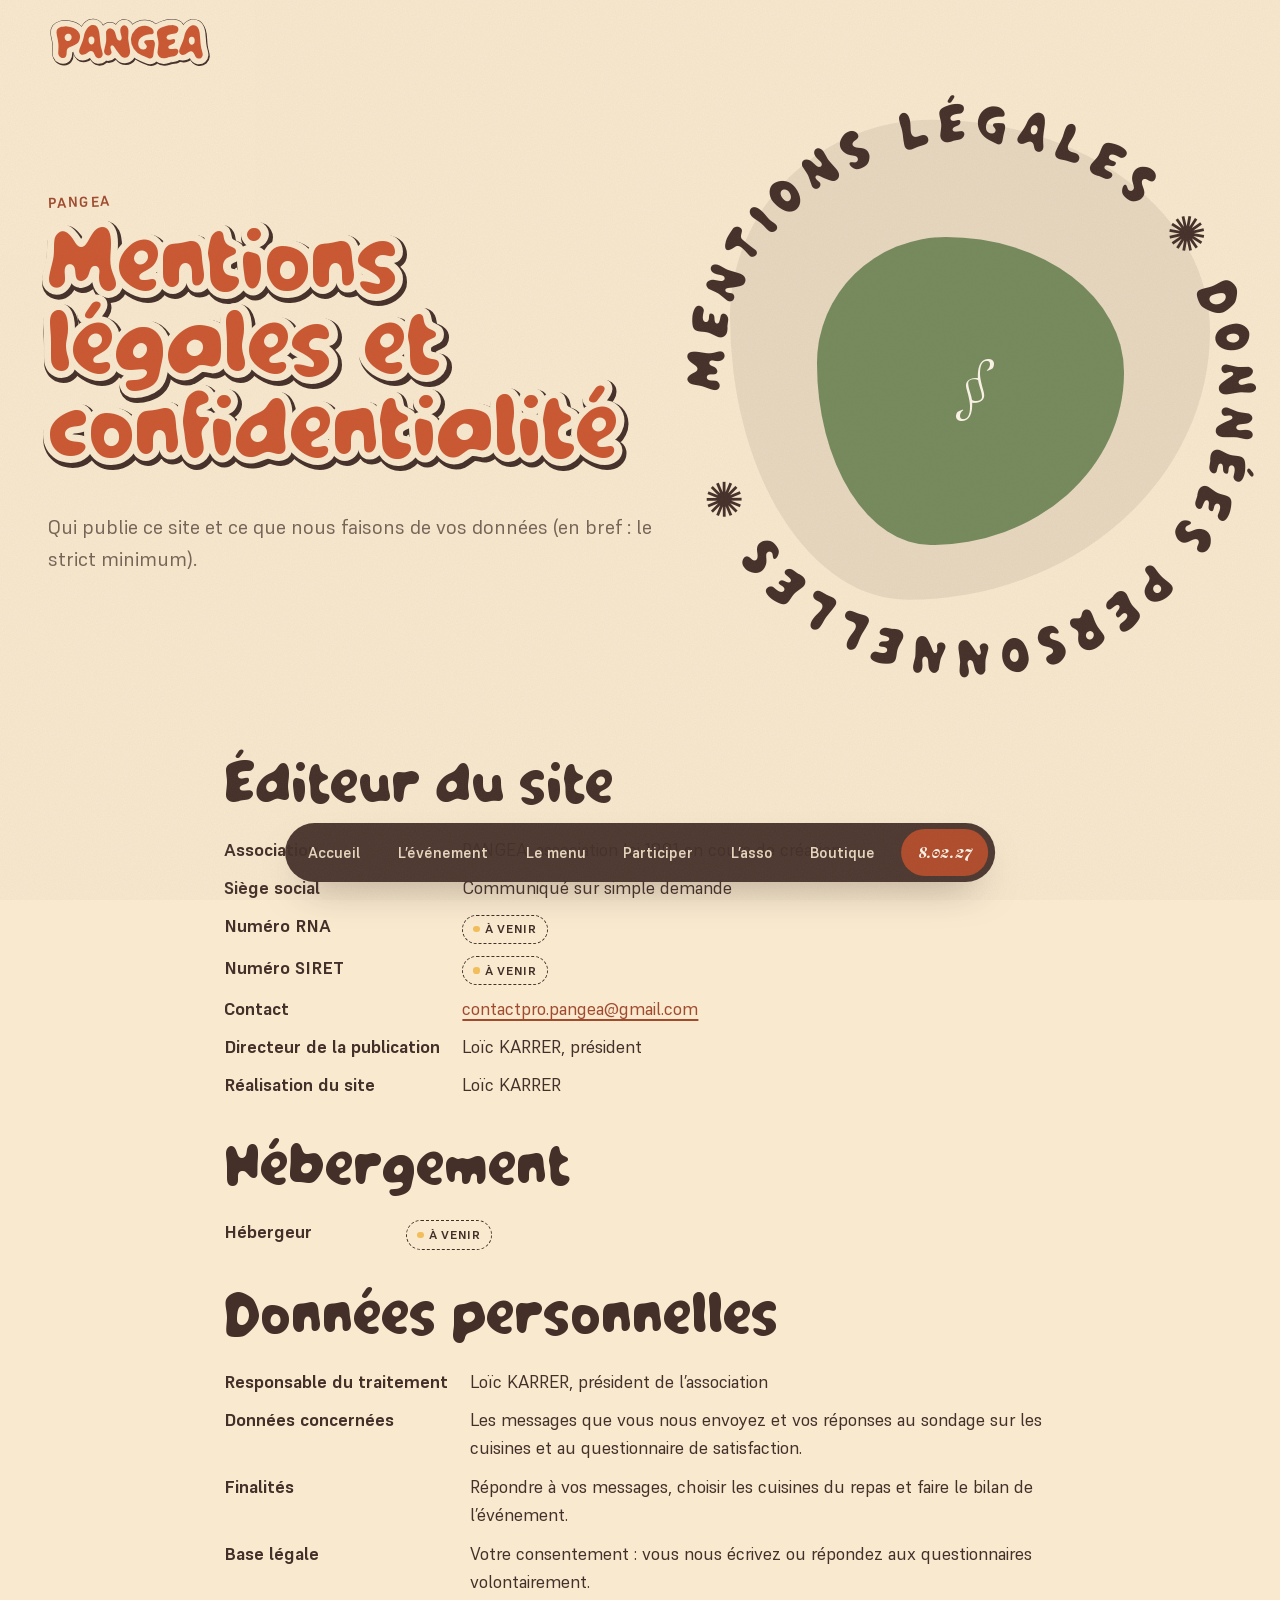
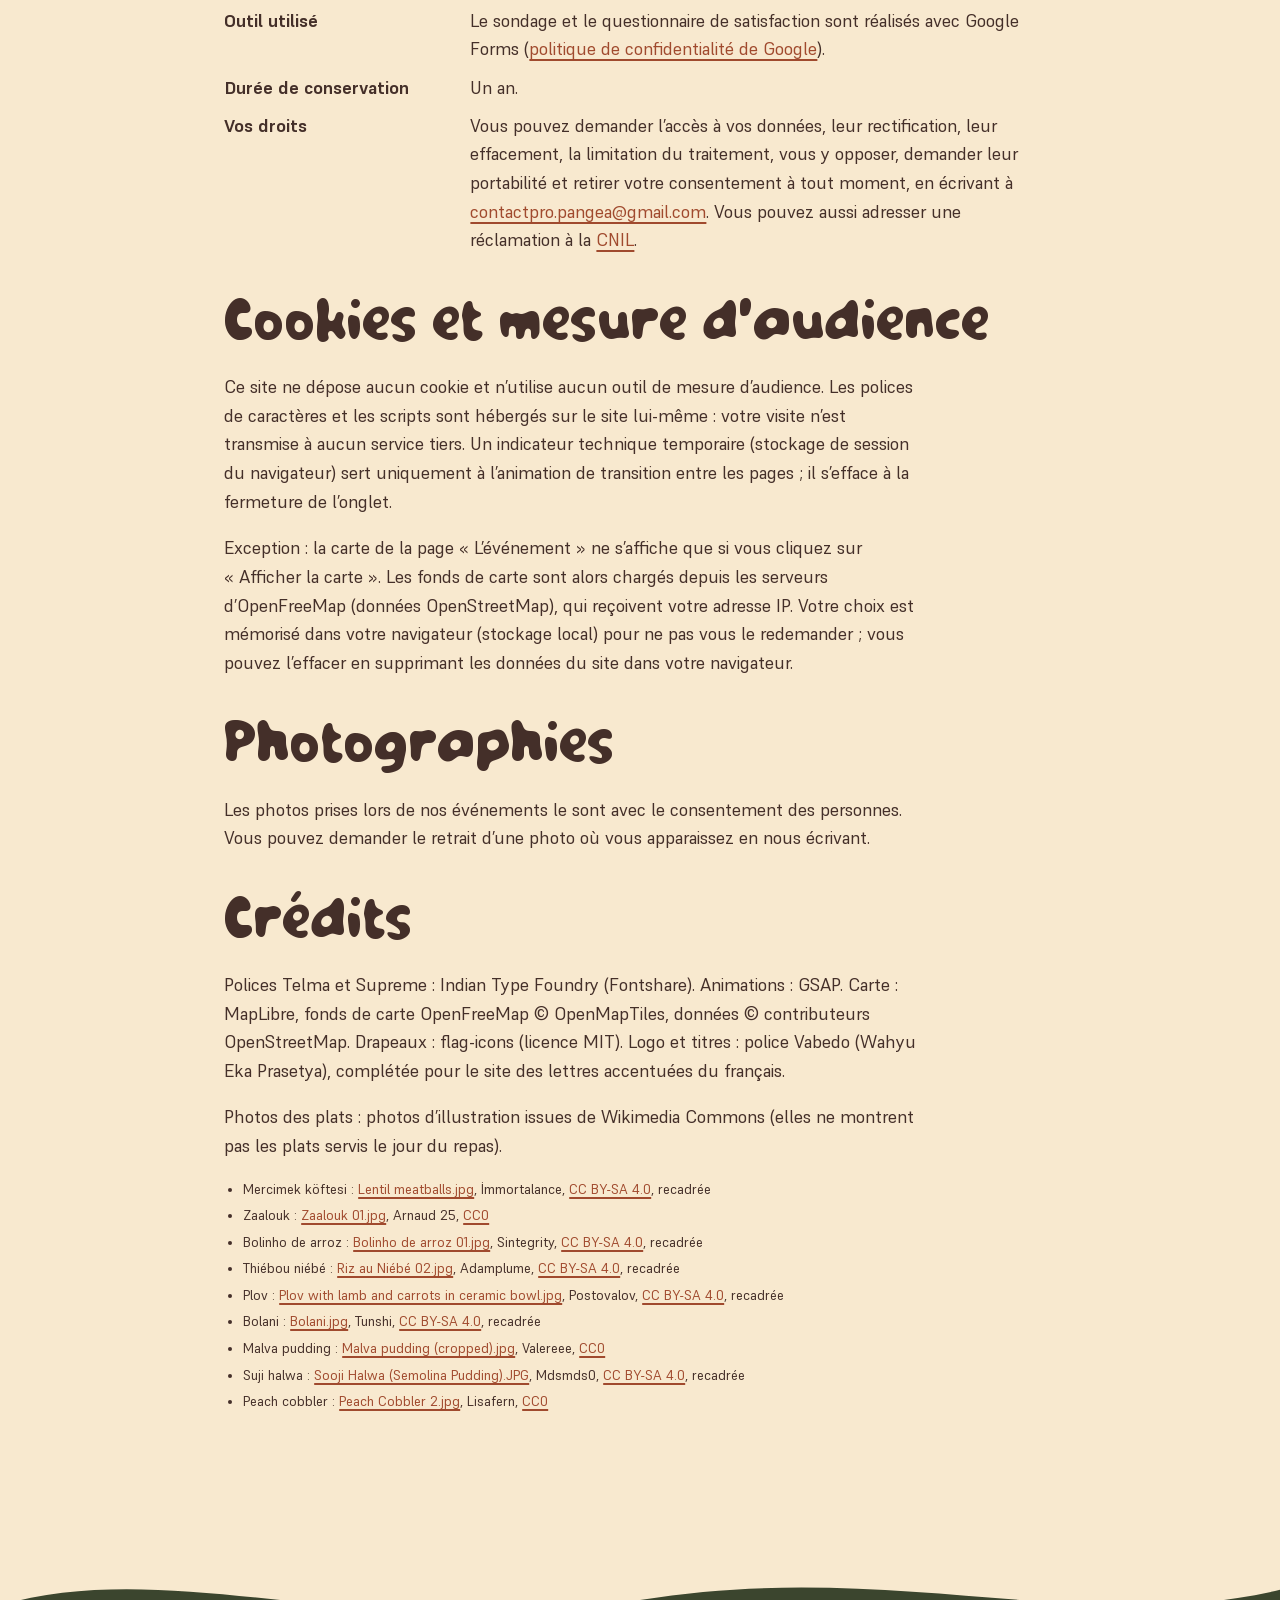
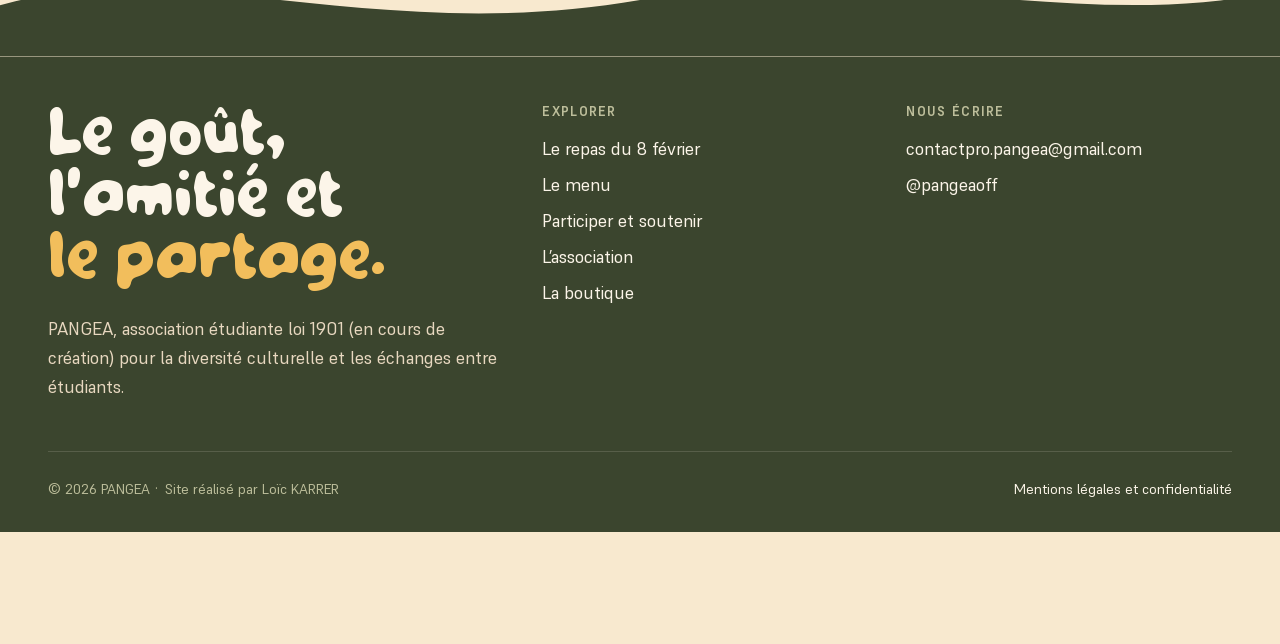
<file: mentions-legales.html>
<!doctype html>
<html lang="fr">
<head>
<meta charset="utf-8">
<meta name="viewport" content="width=device-width, initial-scale=1">
<title>Mentions légales · PANGEA</title>
<meta name="description" content="Mentions légales et politique de confidentialité du site.">
<meta name="theme-color" content="#f8e9cf">
<link rel="icon" href="assets/img/logo/pangea-favicon.svg" type="image/svg+xml">
<link rel="apple-touch-icon" href="assets/img/logo/apple-touch-icon.png">
<link rel="stylesheet" href="assets/css/polices.css?v=0a4b5717">
<link rel="stylesheet" href="assets/css/style.css?v=8d7926fb">
<script>try{if(sessionStorage.getItem("voile")==="1"&&!matchMedia("(prefers-reduced-motion: reduce)").matches)document.documentElement.classList.add("voile-entree")}catch(e){}</script>
</head>
<body>
<a class="evitement" href="#contenu">Aller au contenu</a>
<div class="voile" aria-hidden="true"><span></span></div>

<a class="logo-bulle" href="index.html" aria-label="PANGEA, accueil">
  <img class="logo-img" src="assets/img/logo/pangea-logo-fond-clair.svg" alt="" width="554" height="174">
</a>

<nav class="dock" aria-label="Navigation principale">
  <a href="index.html">Accueil</a><a href="evenement.html">L’événement</a><a href="menu.html">Le menu</a><a href="participer.html">Participer</a><a href="association.html">L’asso</a><a href="boutique.html">Boutique</a>
  <a class="dock-date" href="evenement.html#infos">8.02.27</a>
</nav>

<button class="menu-bouton" type="button" aria-expanded="false" aria-controls="rideau" aria-label="Ouvrir le menu"><span></span><span></span></button>
<nav class="rideau" id="rideau" aria-label="Navigation mobile">
  <span class="forme" aria-hidden="true"></span><span class="forme" aria-hidden="true"></span>
  <ul><li><a href="index.html">Accueil</a></li><li><a href="evenement.html">L’événement</a></li><li><a href="menu.html">Le menu</a></li><li><a href="participer.html">Participer</a></li><li><a href="association.html">L’asso</a></li><li><a href="boutique.html">Boutique</a></li></ul>
  <p class="rideau-info">Repas du monde · lundi 8 février 2027 · 11 h 30 – 14 h</p>
</nav>

<main id="contenu">
<header class="intro">
  <div>
    <span class="surtitre" data-reveal>PANGEA</span>
    <h1 class="autocollant" data-split data-t="Mentions légales et confidentialité">Mentions légales et confidentialité</h1>
    <p data-reveal>Qui publie ce site et ce que nous faisons de vos données (en bref : le strict minimum).</p>
    
  </div>
  <div class="intro-visuel" style="--c:var(--argile);--c2:var(--olive)" aria-hidden="true">
    <span class="forme" data-flotte="-12"></span><span class="forme"></span>
    <svg class="anneau" viewBox="0 0 300 300" aria-hidden="true"><defs><path id="anneau-legal" d="M150.0,150.0 m-140,0 a140,140 0 1,1 280,0 a140,140 0 1,1 -280,0"/></defs><text><textPath href="#anneau-legal" textLength="872" lengthAdjust="spacing">mentions légales ✺ données personnelles ✺ </textPath></text></svg>
    <span class="centre">§</span>
  </div>
</header>
<section class="section" style="padding-top:1rem">
  <div class="conteneur legal">
    <h2>Éditeur du site</h2>
    <dl>
      <dt>Association</dt><dd>PANGEA, association loi 1901 en cours de création</dd>
      <dt>Siège social</dt><dd>Communiqué sur simple demande</dd>
      <dt>Numéro RNA</dt><dd><span class="a-venir">À venir</span></dd>
      <dt>Numéro SIRET</dt><dd><span class="a-venir">À venir</span></dd>
      <dt>Contact</dt><dd><a class="lien-contact" href="mailto:contactpro.pangea@gmail.com">contactpro.pangea@gmail.com</a></dd>
      <dt>Directeur de la publication</dt><dd>Loïc KARRER, président</dd>
      <dt>Réalisation du site</dt><dd>Loïc KARRER</dd>
    </dl>

    <h2>Hébergement</h2>
    <dl>
      <!-- Indiquer : nom, adresse et téléphone de l'hébergeur -->
      <dt>Hébergeur</dt><dd><span class="a-venir">À venir</span></dd>
    </dl>

    <h2>Données personnelles</h2>
    <dl>
      <dt>Responsable du traitement</dt><dd>Loïc KARRER, président de l’association</dd>
      <dt>Données concernées</dt><dd>Les messages que vous nous envoyez et vos réponses au sondage sur les cuisines et au questionnaire de satisfaction.</dd>
      <dt>Finalités</dt><dd>Répondre à vos messages, choisir les cuisines du repas et faire le bilan de l’événement.</dd>
      <dt>Base légale</dt><dd>Votre consentement : vous nous écrivez ou répondez aux questionnaires volontairement.</dd>
      <dt>Outil utilisé</dt><dd>Le sondage et le questionnaire de satisfaction sont réalisés avec Google Forms (<a href="https://policies.google.com/privacy?hl=fr" target="_blank" rel="noopener">politique de confidentialité de Google</a>).</dd>
      <dt>Durée de conservation</dt><dd>Un an.</dd>
      <dt>Vos droits</dt><dd>Vous pouvez demander l’accès à vos données, leur rectification, leur effacement, la limitation du traitement, vous y opposer, demander leur portabilité et retirer votre consentement à tout moment, en écrivant à <a class="lien-contact" href="mailto:contactpro.pangea@gmail.com">contactpro.pangea@gmail.com</a>. Vous pouvez aussi adresser une réclamation à la <a href="https://www.cnil.fr/fr/plaintes" target="_blank" rel="noopener">CNIL</a>.</dd>
    </dl>

    <h2>Cookies et mesure d’audience</h2>
    <p>Ce site ne dépose aucun cookie et n’utilise aucun outil de mesure d’audience. Les polices de caractères et les scripts sont hébergés sur le site lui-même : votre visite n’est transmise à aucun service tiers. Un indicateur technique temporaire (stockage de session du navigateur) sert uniquement à l’animation de transition entre les pages ; il s’efface à la fermeture de l’onglet.</p>
    <p>Exception : la carte de la page « L’événement » ne s’affiche que si vous cliquez sur « Afficher la carte ». Les fonds de carte sont alors chargés depuis les serveurs d’OpenFreeMap (données OpenStreetMap), qui reçoivent votre adresse IP. Votre choix est mémorisé dans votre navigateur (stockage local) pour ne pas vous le redemander ; vous pouvez l’effacer en supprimant les données du site dans votre navigateur.</p>

    <h2>Photographies</h2>
    <p>Les photos prises lors de nos événements le sont avec le consentement des personnes. Vous pouvez demander le retrait d’une photo où vous apparaissez en nous écrivant.</p>

    <h2>Crédits</h2>
    <p>Polices Telma et Supreme : Indian Type Foundry (Fontshare). Animations : GSAP. Carte : MapLibre, fonds de carte OpenFreeMap © OpenMapTiles, données © contributeurs OpenStreetMap. Drapeaux : flag-icons (licence MIT). Logo et titres : police Vabedo (Wahyu Eka Prasetya), complétée pour le site des lettres accentuées du français.</p>
    <p>Photos des plats : photos d’illustration issues de Wikimedia Commons (elles ne montrent pas les plats servis le jour du repas).</p>
    <ul class="credits-photos"><li>Mercimek köftesi : <a href="https://commons.wikimedia.org/wiki/File:Lentil_meatballs.jpg" target="_blank" rel="noopener">Lentil meatballs.jpg</a>, İmmortalance, <a href="https://creativecommons.org/licenses/by-sa/4.0" target="_blank" rel="noopener">CC BY-SA 4.0</a>, recadrée</li><li>Zaalouk : <a href="https://commons.wikimedia.org/wiki/File:Zaalouk_01.jpg" target="_blank" rel="noopener">Zaalouk 01.jpg</a>, Arnaud 25, <a href="http://creativecommons.org/publicdomain/zero/1.0/deed.en" target="_blank" rel="noopener">CC0</a></li><li>Bolinho de arroz : <a href="https://commons.wikimedia.org/wiki/File:Bolinho_de_arroz_01.jpg" target="_blank" rel="noopener">Bolinho de arroz 01.jpg</a>, Sintegrity, <a href="https://creativecommons.org/licenses/by-sa/4.0" target="_blank" rel="noopener">CC BY-SA 4.0</a>, recadrée</li><li>Thiébou niébé : <a href="https://commons.wikimedia.org/wiki/File:Riz_au_Ni%C3%A9b%C3%A9_02.jpg" target="_blank" rel="noopener">Riz au Niébé 02.jpg</a>, Adamplume, <a href="https://creativecommons.org/licenses/by-sa/4.0" target="_blank" rel="noopener">CC BY-SA 4.0</a>, recadrée</li><li>Plov : <a href="https://commons.wikimedia.org/wiki/File:Plov_with_lamb_and_carrots_in_ceramic_bowl.jpg" target="_blank" rel="noopener">Plov with lamb and carrots in ceramic bowl.jpg</a>, Postovalov, <a href="https://creativecommons.org/licenses/by-sa/4.0" target="_blank" rel="noopener">CC BY-SA 4.0</a>, recadrée</li><li>Bolani : <a href="https://commons.wikimedia.org/wiki/File:Bolani.jpg" target="_blank" rel="noopener">Bolani.jpg</a>, Tunshi, <a href="https://creativecommons.org/licenses/by-sa/4.0" target="_blank" rel="noopener">CC BY-SA 4.0</a>, recadrée</li><li>Malva pudding : <a href="https://commons.wikimedia.org/wiki/File:Malva_pudding_(cropped).jpg" target="_blank" rel="noopener">Malva pudding (cropped).jpg</a>, Valereee, <a href="http://creativecommons.org/publicdomain/zero/1.0/deed.en" target="_blank" rel="noopener">CC0</a></li><li>Suji halwa : <a href="https://commons.wikimedia.org/wiki/File:Sooji_Halwa_(Semolina_Pudding).JPG" target="_blank" rel="noopener">Sooji Halwa (Semolina Pudding).JPG</a>, Mdsmds0, <a href="https://creativecommons.org/licenses/by-sa/4.0" target="_blank" rel="noopener">CC BY-SA 4.0</a>, recadrée</li><li>Peach cobbler : <a href="https://commons.wikimedia.org/wiki/File:Peach_Cobbler_2.jpg" target="_blank" rel="noopener">Peach Cobbler 2.jpg</a>, Lisafern, <a href="http://creativecommons.org/publicdomain/zero/1.0/deed.en" target="_blank" rel="noopener">CC0</a></li></ul>
  </div>
</section>

</main>

<footer class="pied">
  <svg class="pied-haut" viewBox="0 0 1440 100" preserveAspectRatio="none" aria-hidden="true" style="--fond-avant:var(--sable)"><path d="M0,50 C200,0 420,90 720,45 C1000,5 1220,80 1440,35 L1440,100 L0,100Z" fill="currentColor"/></svg>
  <div class="conteneur">
    <div class="pied-contenu">
      <div>
        <h2>Le goût, l’amitié et <span class="accent">le partage.</span></h2>
        <p>PANGEA, association étudiante loi 1901 (en cours de création) pour la diversité culturelle et les échanges entre étudiants.</p>
      </div>
      <div>
        <h3>Explorer</h3>
        <ul>
          <li><a href="evenement.html">Le repas du 8 février</a></li>
          <li><a href="menu.html">Le menu</a></li>
          <li><a href="participer.html">Participer et soutenir</a></li>
          <li><a href="association.html">L’association</a></li>
          <li><a href="boutique.html">La boutique</a></li>
        </ul>
      </div>
      <div>
        <h3>Nous écrire</h3>
        <ul>
          <li><a class="lien-contact" href="mailto:contactpro.pangea@gmail.com">contactpro.pangea@gmail.com</a></li>
          <li><a class="lien-contact" href="https://www.instagram.com/pangeaoff/" rel="noopener">@pangeaoff</a></li>
        </ul>
      </div>
    </div>
    <div class="pied-bas">
      <p>© <span data-annee>2026</span> PANGEA · Site réalisé par Loïc KARRER</p>
      <p><a href="mentions-legales.html">Mentions légales et confidentialité</a></p>
    </div>
  </div>
</footer>

<script src="assets/js/vendor/gsap.min.js?v=fa1aeabc" defer></script>
<script src="assets/js/vendor/ScrollTrigger.min.js?v=ecd3242f" defer></script>
<script src="assets/js/main.js?v=c0e800b8" defer></script>
</body>
</html>
</file>
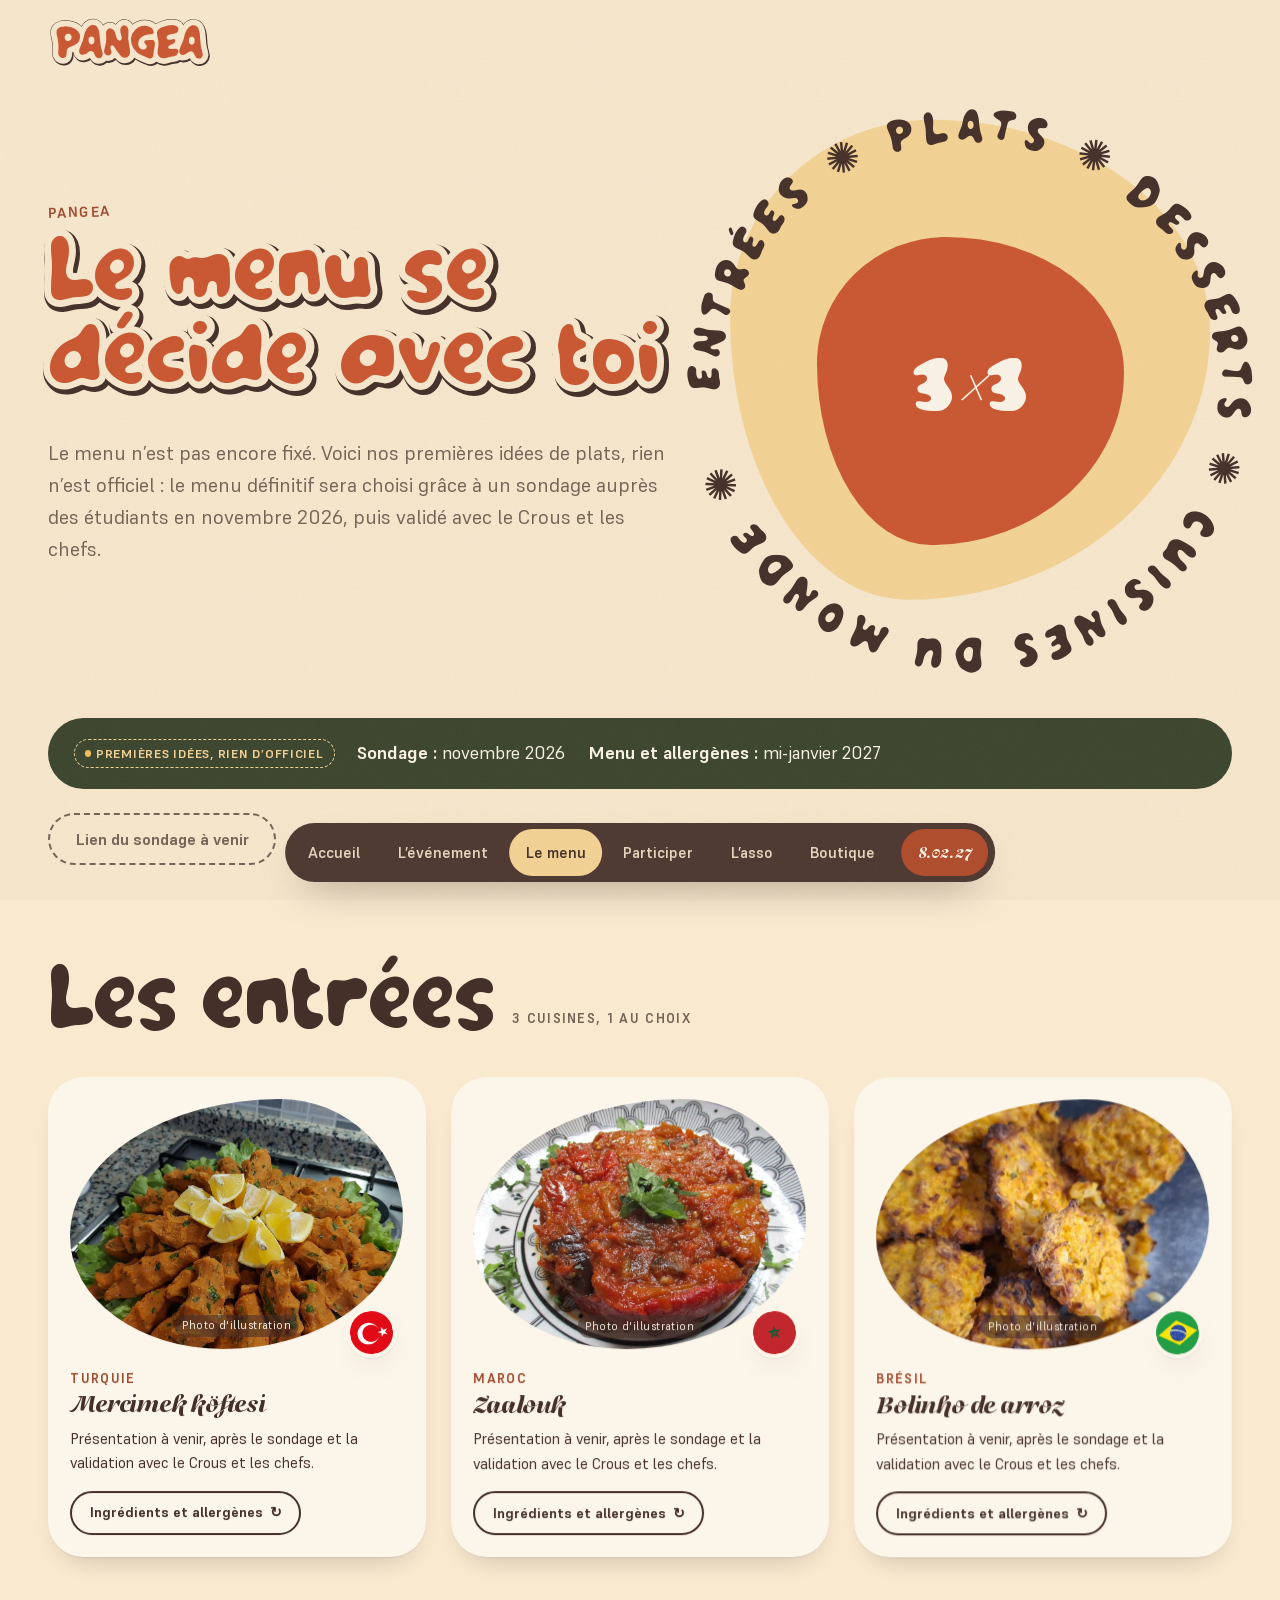
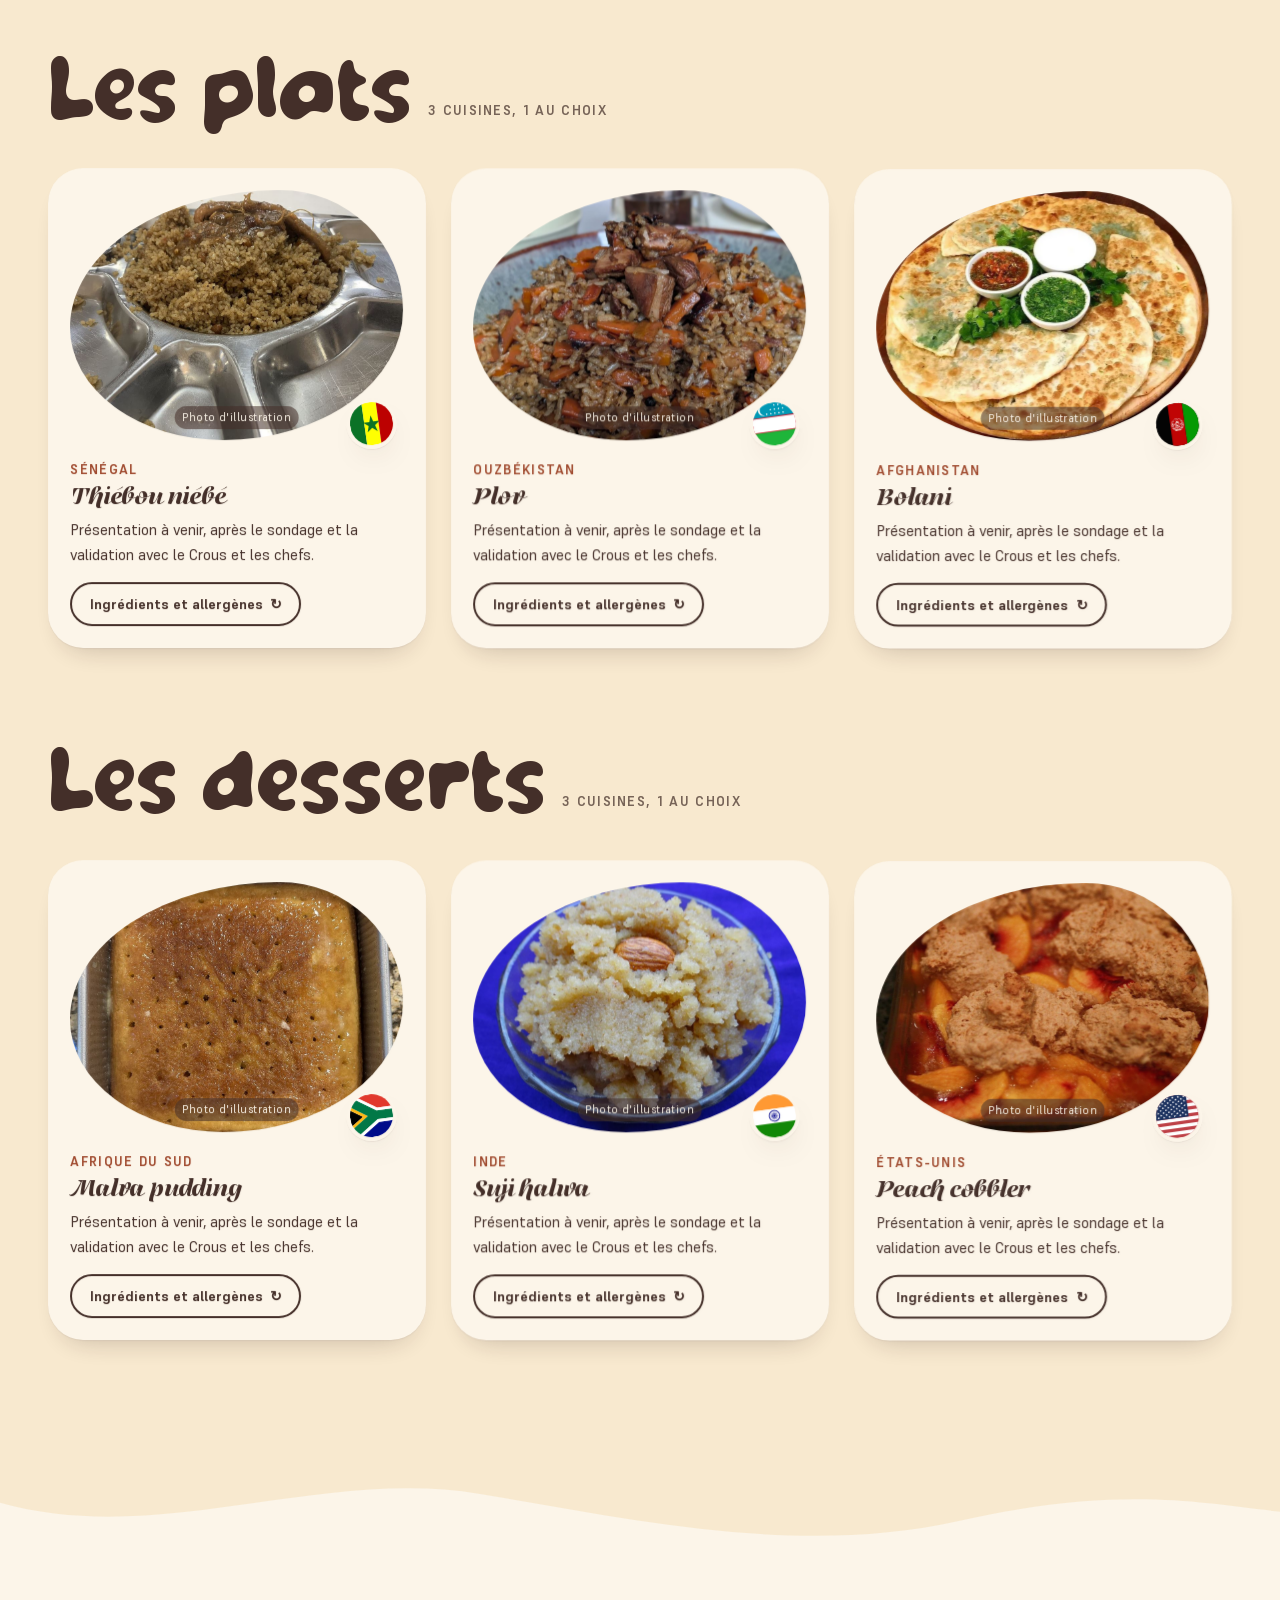
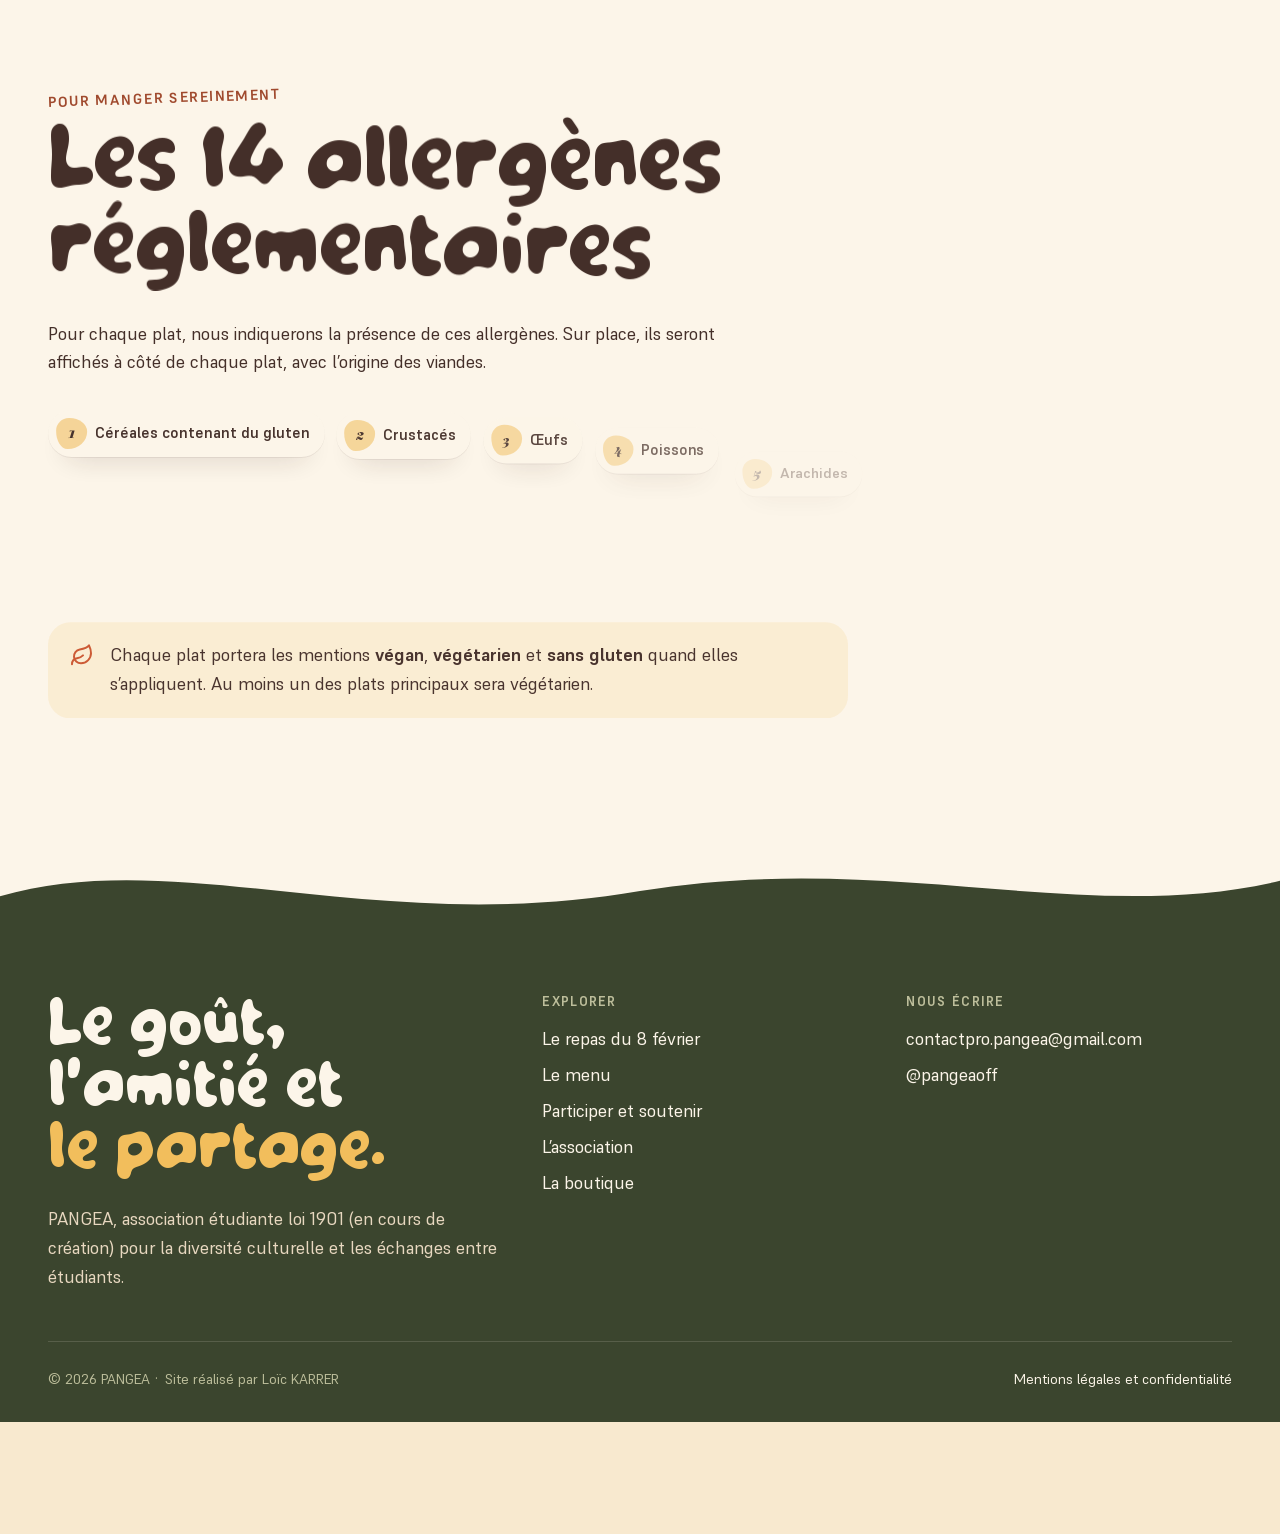
<file: menu.html>
<!doctype html>
<html lang="fr">
<head>
<meta charset="utf-8">
<meta name="viewport" content="width=device-width, initial-scale=1">
<title>Le menu · PANGEA</title>
<meta name="description" content="Le menu du repas du monde : choisi par sondage auprès des étudiants, publié mi-janvier 2027 avec les allergènes de chaque plat.">
<meta name="theme-color" content="#f8e9cf">
<link rel="icon" href="assets/img/logo/pangea-favicon.svg" type="image/svg+xml">
<link rel="apple-touch-icon" href="assets/img/logo/apple-touch-icon.png">
<link rel="stylesheet" href="assets/css/polices.css?v=0a4b5717">
<link rel="stylesheet" href="assets/css/style.css?v=8d7926fb">
<script>try{if(sessionStorage.getItem("voile")==="1"&&!matchMedia("(prefers-reduced-motion: reduce)").matches)document.documentElement.classList.add("voile-entree")}catch(e){}</script>
</head>
<body>
<a class="evitement" href="#contenu">Aller au contenu</a>
<div class="voile" aria-hidden="true"><span></span></div>

<a class="logo-bulle" href="index.html" aria-label="PANGEA, accueil">
  <img class="logo-img" src="assets/img/logo/pangea-logo-fond-clair.svg" alt="" width="554" height="174">
</a>

<nav class="dock" aria-label="Navigation principale">
  <a href="index.html">Accueil</a><a href="evenement.html">L’événement</a><a href="menu.html" aria-current="page">Le menu</a><a href="participer.html">Participer</a><a href="association.html">L’asso</a><a href="boutique.html">Boutique</a>
  <a class="dock-date" href="evenement.html#infos">8.02.27</a>
</nav>

<button class="menu-bouton" type="button" aria-expanded="false" aria-controls="rideau" aria-label="Ouvrir le menu"><span></span><span></span></button>
<nav class="rideau" id="rideau" aria-label="Navigation mobile">
  <span class="forme" aria-hidden="true"></span><span class="forme" aria-hidden="true"></span>
  <ul><li><a href="index.html">Accueil</a></li><li><a href="evenement.html">L’événement</a></li><li><a href="menu.html" aria-current="page">Le menu</a></li><li><a href="participer.html">Participer</a></li><li><a href="association.html">L’asso</a></li><li><a href="boutique.html">Boutique</a></li></ul>
  <p class="rideau-info">Repas du monde · lundi 8 février 2027 · 11 h 30 – 14 h</p>
</nav>

<main id="contenu">
<header class="intro">
  <div>
    <span class="surtitre" data-reveal>PANGEA</span>
    <h1 class="autocollant" data-split data-t="Le menu se décide avec toi">Le menu se décide avec toi</h1>
    <p data-reveal>Le menu n’est pas encore fixé. Voici nos premières idées de plats, rien n’est officiel : le menu définitif sera choisi grâce à un sondage auprès des étudiants en novembre 2026, puis validé avec le Crous et les chefs.</p>
    
  </div>
  <div class="intro-visuel" style="--c:var(--safran-clair);--c2:var(--terracotta)" aria-hidden="true">
    <span class="forme" data-flotte="-12"></span><span class="forme"></span>
    <svg class="anneau" viewBox="0 0 300 300" aria-hidden="true"><defs><path id="anneau-menu" d="M150.0,150.0 m-140,0 a140,140 0 1,1 280,0 a140,140 0 1,1 -280,0"/></defs><text><textPath href="#anneau-menu" textLength="872" lengthAdjust="spacing">entrées ✺ plats ✺ desserts ✺ cuisines du monde ✺ </textPath></text></svg>
    <span class="centre">3×3</span>
  </div>
</header>
<section class="section" style="padding-top:1rem" aria-label="État du menu">
  <div class="conteneur">
    <div class="statut-menu" data-reveal>
      <span class="a-venir">Premières idées, rien d’officiel</span>
      <span><strong>Sondage :</strong> novembre 2026</span>
      <span><strong>Menu et allergènes :</strong> mi-janvier 2027</span>
    </div>
    <div style="margin-top:1.5rem">
      <!-- Remplacer par <a class="bouton" href="LIEN_DU_SONDAGE" target="_blank" rel="noopener">Répondre au sondage</a> -->
      <span class="bouton" aria-disabled="true">Lien du sondage à venir</span>
    </div>

    <div id="carte">
      <noscript><p>Le détail des plats s’affiche avec JavaScript. Premières idées, rien d’officiel : Mercimek köftesi, Zaalouk, Bolinho de arroz (entrées) ; Thiébou niébé, Plov, Bolani (plats) ; Malva pudding, Suji halwa, Peach cobbler (desserts). Le menu définitif : nom, pays, présentation, ingrédients, allergènes, mentions végan, végétarien, sans gluten et photo de chaque plat seront publiés mi-janvier 2027.</p></noscript>
    </div>
  </div>
</section>
<svg class="vague" viewBox="0 0 1440 100" preserveAspectRatio="none" aria-hidden="true" style="background:var(--sable);color:var(--lin)"><path d="M0,40 C180,90 360,0 540,30 C720,60 900,100 1080,60 C1260,20 1350,40 1440,50 L1440,100 L0,100Z" fill="currentColor"/></svg>

<section class="section fond-lin" aria-labelledby="titre-allergenes">
  <div class="conteneur">
    <span class="surtitre">Pour manger sereinement</span>
    <h2 id="titre-allergenes" data-split>Les 14 allergènes réglementaires</h2>
    <p>Pour chaque plat, nous indiquerons la présence de ces allergènes. Sur place, ils seront affichés à côté de chaque plat, avec l’origine des viandes.</p>
    <ol class="allergenes" data-cascade>
      <li><span class="num">1</span>Céréales contenant du gluten</li><li><span class="num">2</span>Crustacés</li><li><span class="num">3</span>Œufs</li><li><span class="num">4</span>Poissons</li><li><span class="num">5</span>Arachides</li><li><span class="num">6</span>Soja</li><li><span class="num">7</span>Lait</li><li><span class="num">8</span>Fruits à coque</li><li><span class="num">9</span>Céleri</li><li><span class="num">10</span>Moutarde</li><li><span class="num">11</span>Graines de sésame</li><li><span class="num">12</span>Anhydride sulfureux et sulfites</li><li><span class="num">13</span>Lupin</li><li><span class="num">14</span>Mollusques</li>
    </ol>
    <div class="note" style="margin-top:3rem" data-reveal><svg viewBox="0 0 24 24" fill="none" stroke="currentColor" stroke-width="2" stroke-linecap="round" stroke-linejoin="round" aria-hidden="true"><path d="M11 20A7 7 0 0 1 9.8 6.1C15.5 5 17 4.5 19 2c1 2 2 4.2 2 8 0 5.5-4.8 10-10 10Z"/><path d="M2 21c0-3 1.9-5.4 5.1-6C9.5 14.5 12 13 13 12"/></svg><p>Chaque plat portera les mentions <strong>végan</strong>, <strong>végétarien</strong> et <strong>sans gluten</strong> quand elles s’appliquent. Au moins un des plats principaux sera végétarien.</p></div>
  </div>
</section>

</main>

<footer class="pied">
  <svg class="pied-haut" viewBox="0 0 1440 100" preserveAspectRatio="none" aria-hidden="true" style="--fond-avant:var(--lin)"><path d="M0,50 C200,0 420,90 720,45 C1000,5 1220,80 1440,35 L1440,100 L0,100Z" fill="currentColor"/></svg>
  <div class="conteneur">
    <div class="pied-contenu">
      <div>
        <h2>Le goût, l’amitié et <span class="accent">le partage.</span></h2>
        <p>PANGEA, association étudiante loi 1901 (en cours de création) pour la diversité culturelle et les échanges entre étudiants.</p>
      </div>
      <div>
        <h3>Explorer</h3>
        <ul>
          <li><a href="evenement.html">Le repas du 8 février</a></li>
          <li><a href="menu.html">Le menu</a></li>
          <li><a href="participer.html">Participer et soutenir</a></li>
          <li><a href="association.html">L’association</a></li>
          <li><a href="boutique.html">La boutique</a></li>
        </ul>
      </div>
      <div>
        <h3>Nous écrire</h3>
        <ul>
          <li><a class="lien-contact" href="mailto:contactpro.pangea@gmail.com">contactpro.pangea@gmail.com</a></li>
          <li><a class="lien-contact" href="https://www.instagram.com/pangeaoff/" rel="noopener">@pangeaoff</a></li>
        </ul>
      </div>
    </div>
    <div class="pied-bas">
      <p>© <span data-annee>2026</span> PANGEA · Site réalisé par Loïc KARRER</p>
      <p><a href="mentions-legales.html">Mentions légales et confidentialité</a></p>
    </div>
  </div>
</footer>

<script src="assets/js/vendor/gsap.min.js?v=fa1aeabc" defer></script>
<script src="assets/js/vendor/ScrollTrigger.min.js?v=ecd3242f" defer></script>
<script src="assets/js/menu-data.js?v=6f654d98" defer></script>
<script src="assets/js/main.js?v=c0e800b8" defer></script>
</body>
</html>
</file>
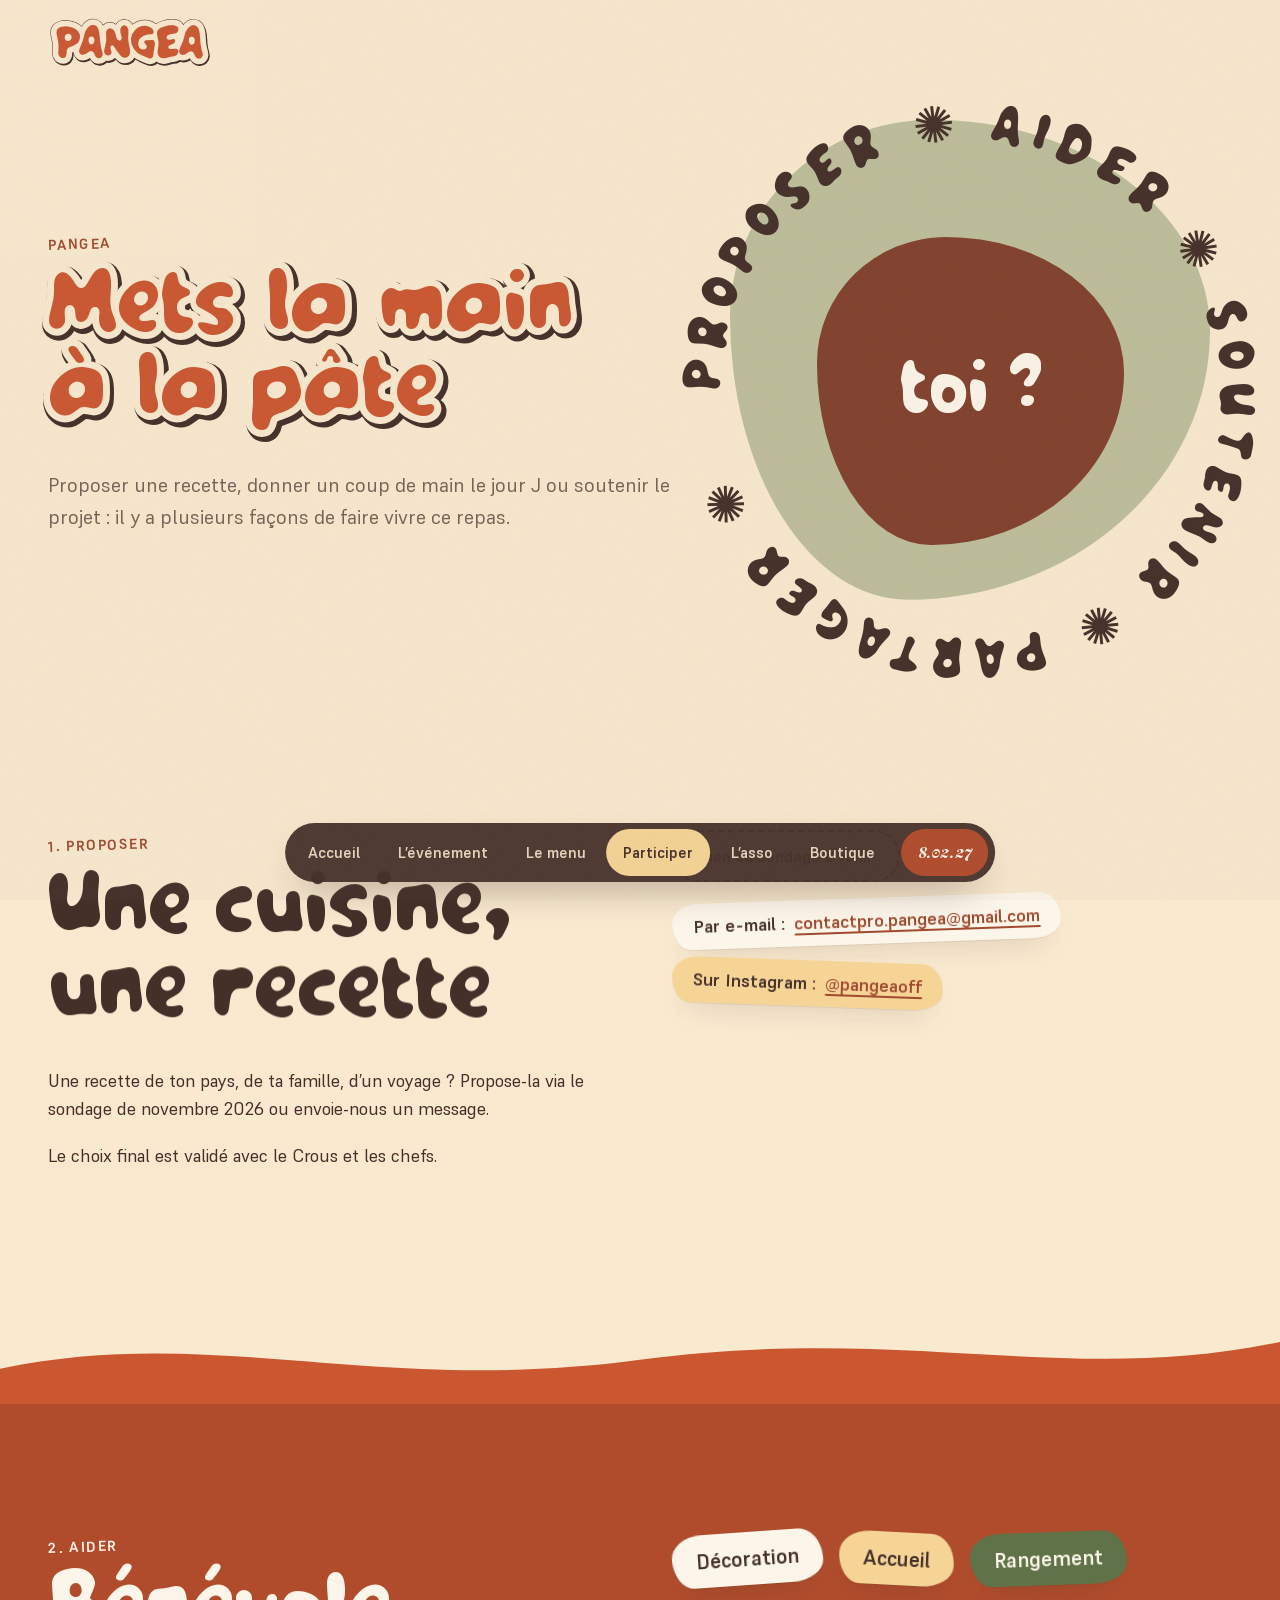
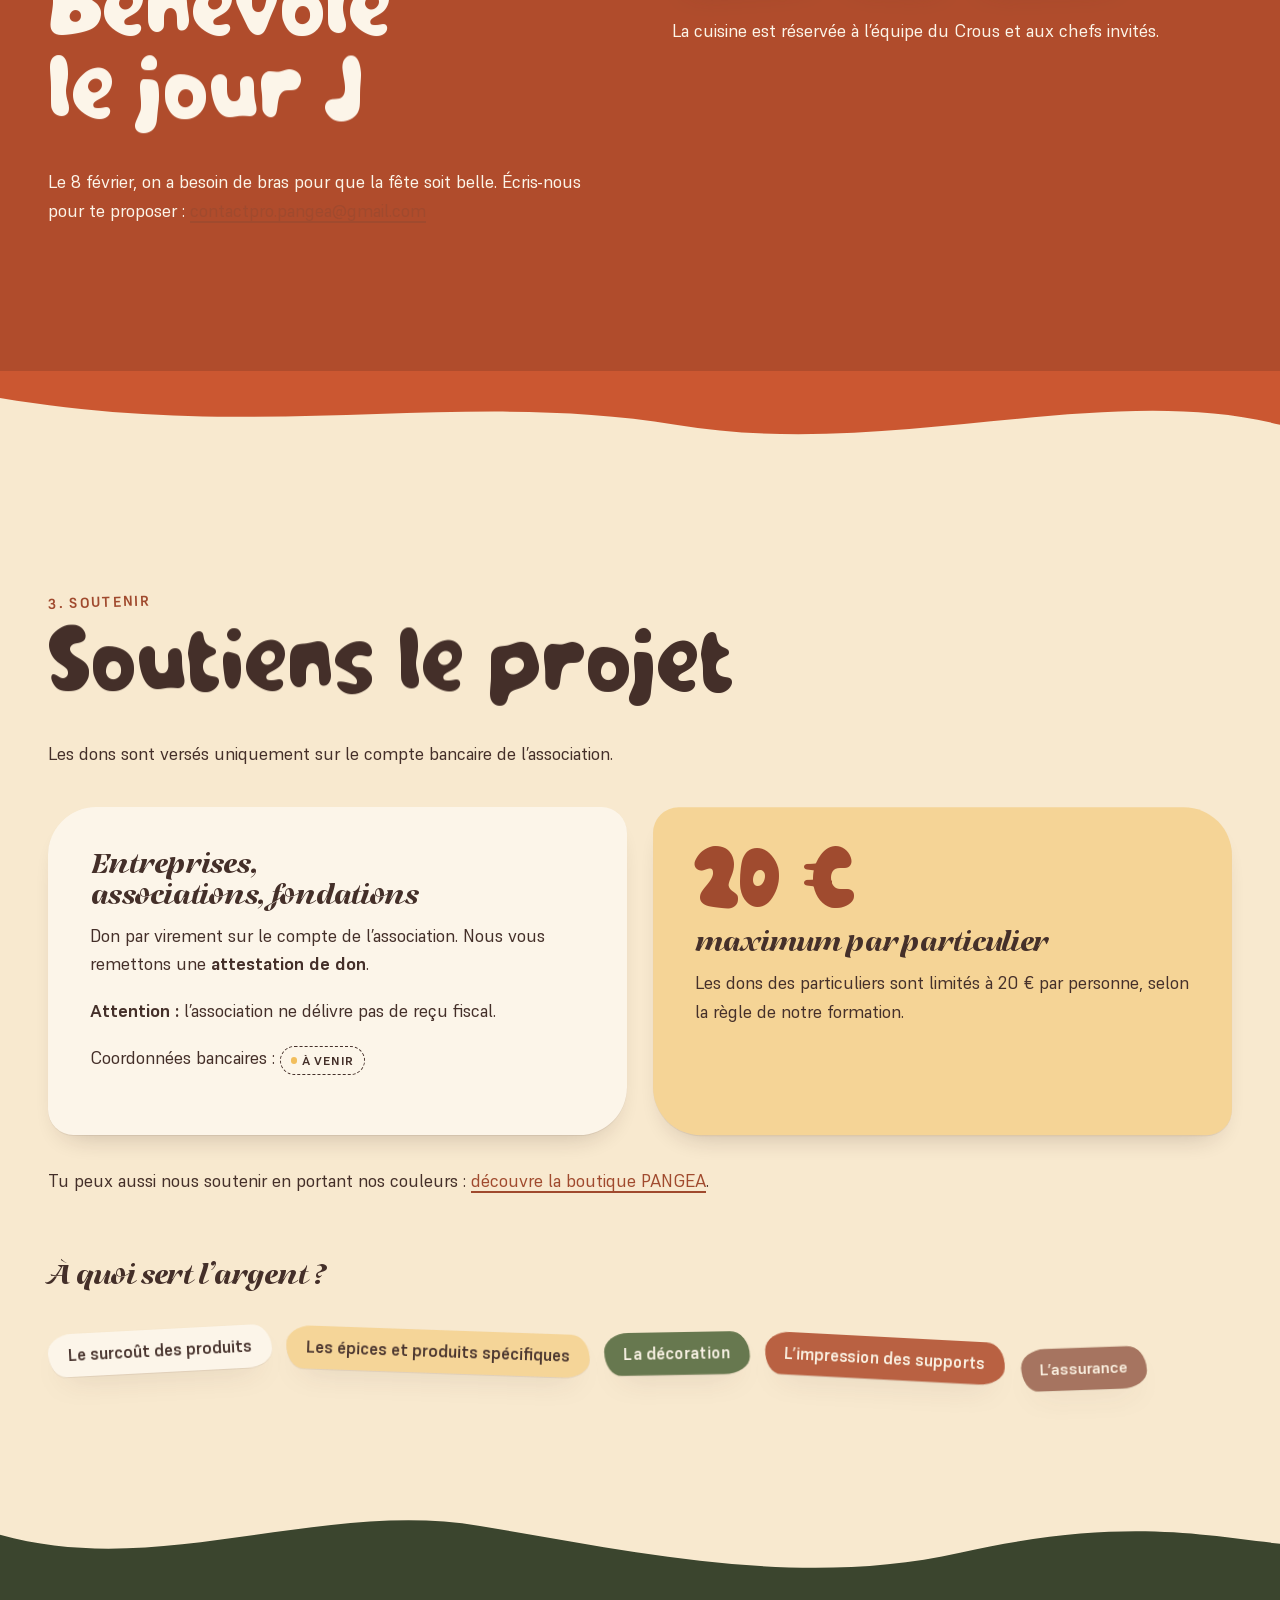
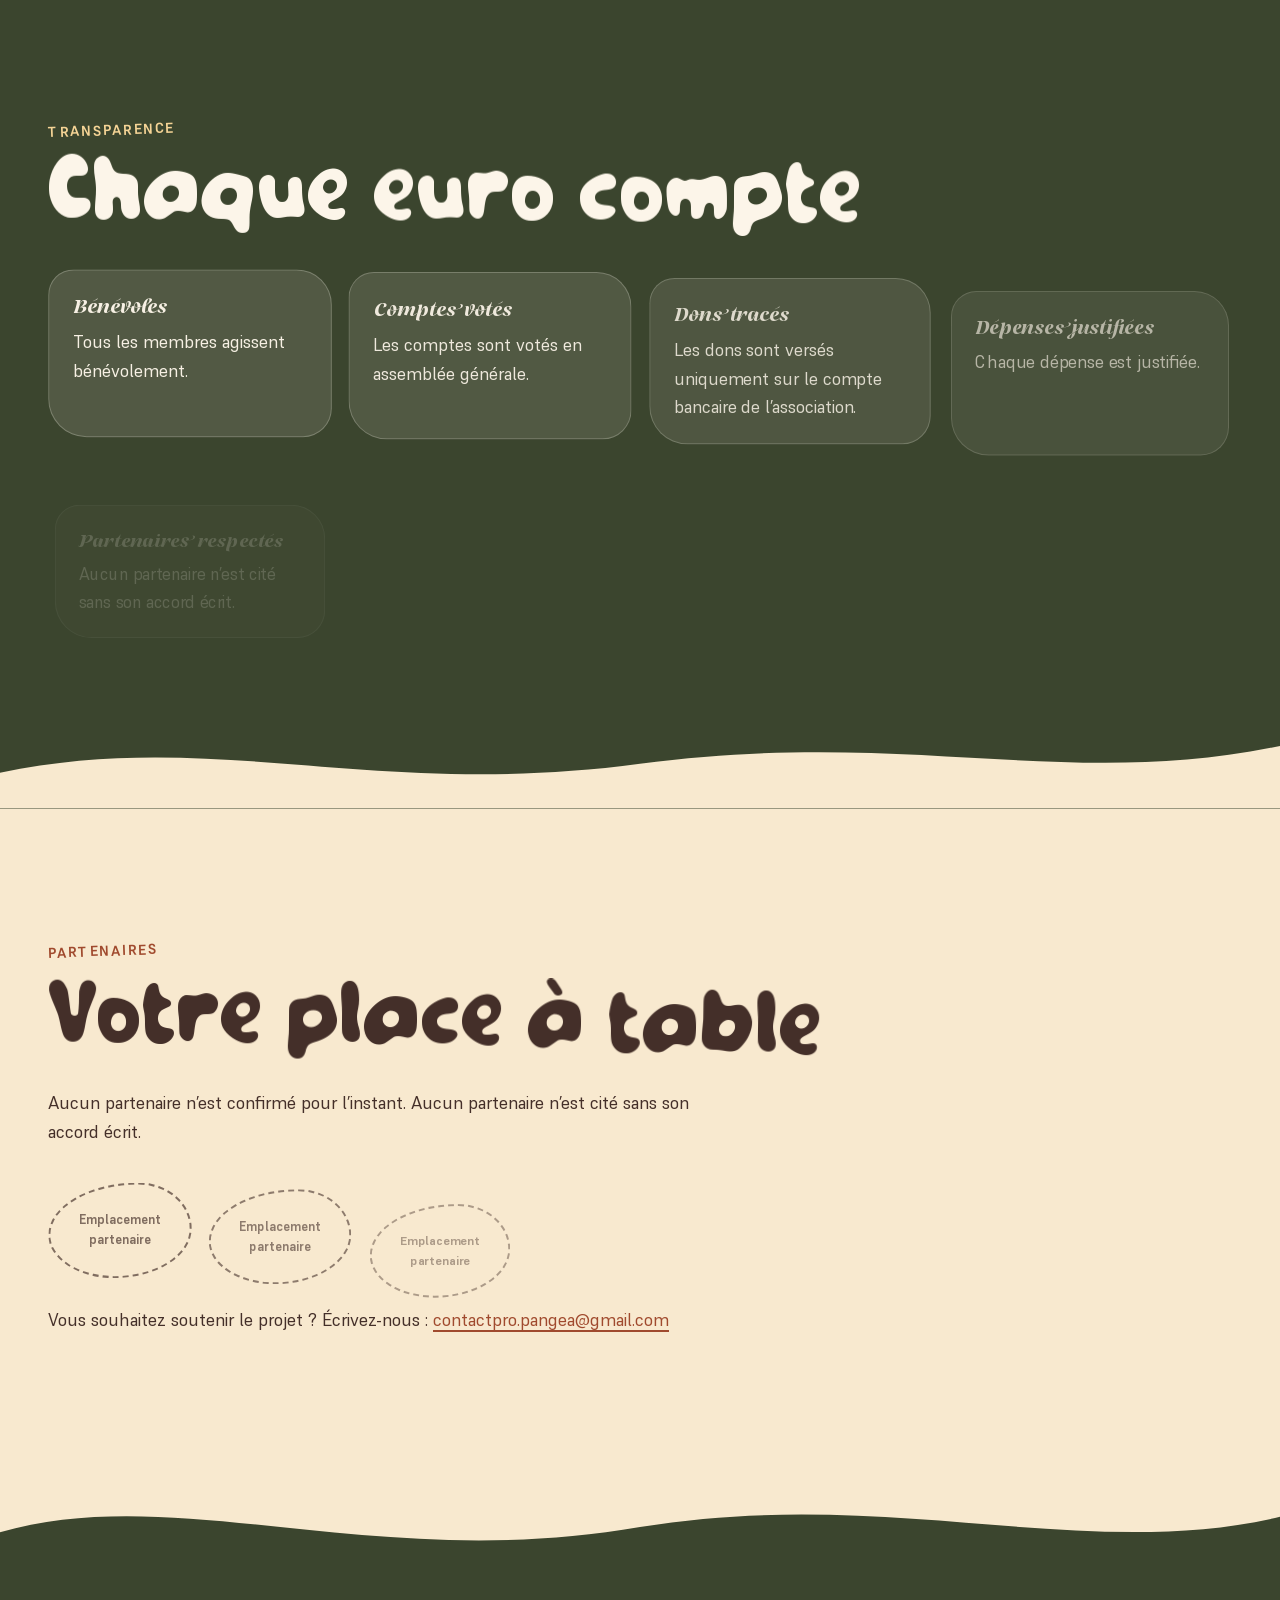
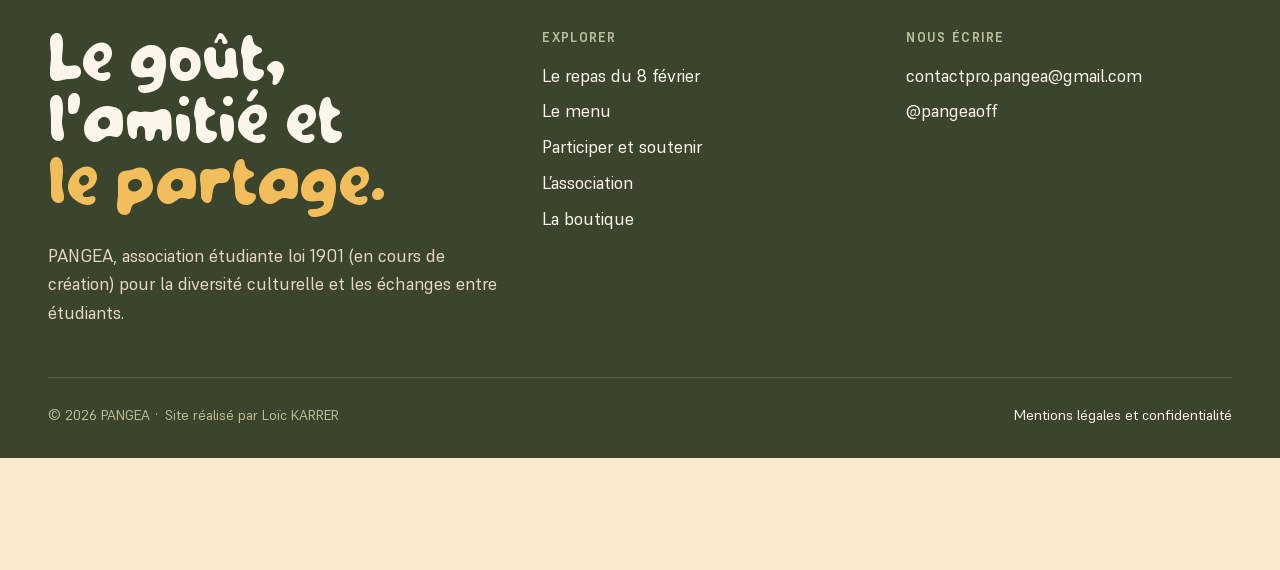
<file: participer.html>
<!doctype html>
<html lang="fr">
<head>
<meta charset="utf-8">
<meta name="viewport" content="width=device-width, initial-scale=1">
<title>Participer · PANGEA</title>
<meta name="description" content="Proposer une cuisine, aider le jour J ou soutenir le repas du monde : toutes les façons de participer.">
<meta name="theme-color" content="#f8e9cf">
<link rel="icon" href="assets/img/logo/pangea-favicon.svg" type="image/svg+xml">
<link rel="apple-touch-icon" href="assets/img/logo/apple-touch-icon.png">
<link rel="stylesheet" href="assets/css/polices.css?v=0a4b5717">
<link rel="stylesheet" href="assets/css/style.css?v=8d7926fb">
<script>try{if(sessionStorage.getItem("voile")==="1"&&!matchMedia("(prefers-reduced-motion: reduce)").matches)document.documentElement.classList.add("voile-entree")}catch(e){}</script>
</head>
<body>
<a class="evitement" href="#contenu">Aller au contenu</a>
<div class="voile" aria-hidden="true"><span></span></div>

<a class="logo-bulle" href="index.html" aria-label="PANGEA, accueil">
  <img class="logo-img" src="assets/img/logo/pangea-logo-fond-clair.svg" alt="" width="554" height="174">
</a>

<nav class="dock" aria-label="Navigation principale">
  <a href="index.html">Accueil</a><a href="evenement.html">L’événement</a><a href="menu.html">Le menu</a><a href="participer.html" aria-current="page">Participer</a><a href="association.html">L’asso</a><a href="boutique.html">Boutique</a>
  <a class="dock-date" href="evenement.html#infos">8.02.27</a>
</nav>

<button class="menu-bouton" type="button" aria-expanded="false" aria-controls="rideau" aria-label="Ouvrir le menu"><span></span><span></span></button>
<nav class="rideau" id="rideau" aria-label="Navigation mobile">
  <span class="forme" aria-hidden="true"></span><span class="forme" aria-hidden="true"></span>
  <ul><li><a href="index.html">Accueil</a></li><li><a href="evenement.html">L’événement</a></li><li><a href="menu.html">Le menu</a></li><li><a href="participer.html" aria-current="page">Participer</a></li><li><a href="association.html">L’asso</a></li><li><a href="boutique.html">Boutique</a></li></ul>
  <p class="rideau-info">Repas du monde · lundi 8 février 2027 · 11 h 30 – 14 h</p>
</nav>

<main id="contenu">
<header class="intro">
  <div>
    <span class="surtitre" data-reveal>PANGEA</span>
    <h1 class="autocollant" data-split data-t="Mets la main à la pâte">Mets la main à la pâte</h1>
    <p data-reveal>Proposer une recette, donner un coup de main le jour J ou soutenir le projet : il y a plusieurs façons de faire vivre ce repas.</p>
    
  </div>
  <div class="intro-visuel" style="--c:var(--olive-clair);--c2:var(--figue)" aria-hidden="true">
    <span class="forme" data-flotte="-12"></span><span class="forme"></span>
    <svg class="anneau" viewBox="0 0 300 300" aria-hidden="true"><defs><path id="anneau-part" d="M150.0,150.0 m-140,0 a140,140 0 1,1 280,0 a140,140 0 1,1 -280,0"/></defs><text><textPath href="#anneau-part" textLength="872" lengthAdjust="spacing">proposer ✺ aider ✺ soutenir ✺ partager ✺ </textPath></text></svg>
    <span class="centre">toi ?</span>
  </div>
</header>
<section class="section" id="proposer" aria-labelledby="titre-proposer">
  <div class="conteneur duo">
    <div>
      <span class="surtitre">1. Proposer</span>
      <h2 id="titre-proposer" data-split>Une cuisine, une recette</h2>
      <p>Une recette de ton pays, de ta famille, d’un voyage ? Propose-la via le sondage de novembre 2026 ou envoie-nous un message.</p>
      <p>Le choix final est validé avec le Crous et les chefs.</p>
    </div>
    <div style="display:grid;gap:1rem;justify-items:start;align-content:center" data-cascade>
      <!-- Remplacer par le lien du sondage Google Forms -->
      <span class="bouton" aria-disabled="true">Lien du sondage à venir</span>
      <span class="etiquette" style="--r:-2deg">Par e-mail : <a class="lien-contact" href="mailto:contactpro.pangea@gmail.com">contactpro.pangea@gmail.com</a></span>
      <span class="etiquette etiquette--safran" style="--r:2deg">Sur Instagram : <a class="lien-contact" href="https://www.instagram.com/pangeaoff/" rel="noopener">@pangeaoff</a></span>
    </div>
  </div>
</section>
<svg class="vague" viewBox="0 0 1440 100" preserveAspectRatio="none" aria-hidden="true" style="background:var(--sable);color:var(--terracotta)"><path d="M0,60 C240,10 420,90 720,50 C1020,10 1200,80 1440,30 L1440,100 L0,100Z" fill="currentColor"/></svg>

<section class="section fond-terracotta" id="aider" aria-labelledby="titre-aider">
  <div class="conteneur duo">
    <div>
      <span class="surtitre">2. Aider</span>
      <h2 id="titre-aider" data-split>Bénévole le jour J</h2>
      <p>Le 8 février, on a besoin de bras pour que la fête soit belle. Écris-nous pour te proposer : <a class="lien-contact" href="mailto:contactpro.pangea@gmail.com">contactpro.pangea@gmail.com</a></p>
    </div>
    <div>
      <div style="display:flex;flex-wrap:wrap;gap:1rem" data-cascade>
        <span class="etiquette" style="--r:-4deg;font-size:1.3rem">Décoration</span>
        <span class="etiquette etiquette--safran" style="--r:3deg;font-size:1.3rem">Accueil</span>
        <span class="etiquette etiquette--olive" style="--r:-2deg;font-size:1.3rem">Rangement</span>
      </div>
      <p style="margin-top:2rem">La cuisine est réservée à l’équipe du Crous et aux chefs invités.</p>
    </div>
  </div>
</section>
<svg class="vague" viewBox="0 0 1440 100" preserveAspectRatio="none" aria-hidden="true" style="background:var(--terracotta);color:var(--sable)"><path d="M0,30 C300,80 520,20 760,60 C1000,100 1240,10 1440,60 L1440,100 L0,100Z" fill="currentColor"/></svg>

<section class="section" id="soutenir" aria-labelledby="titre-soutenir">
  <div class="conteneur">
    <span class="surtitre">3. Soutenir</span>
    <h2 id="titre-soutenir" data-split>Soutiens le projet</h2>
    <p>Les dons sont versés uniquement sur le compte bancaire de l’association.</p>
    <div class="dons" data-cascade>
      <div class="don">
        <h3>Entreprises, associations, fondations</h3>
        <p>Don par virement sur le compte de l’association. Nous vous remettons une <strong>attestation de don</strong>.</p>
        <p><strong>Attention :</strong> l’association ne délivre pas de reçu fiscal.</p>
        <p>Coordonnées bancaires : <span class="a-venir">à venir</span></p>
      </div>
      <div class="don">
        <span class="gros">20 €</span>
        <h3>maximum par particulier</h3>
        <p>Les dons des particuliers sont limités à 20 € par personne, selon la règle de notre formation.</p>
      </div>
    </div>

    <p style="margin-top:2rem">Tu peux aussi nous soutenir en portant nos couleurs : <a href="boutique.html">découvre la boutique PANGEA</a>.</p>

    <h3 style="margin-top:4rem">À quoi sert l’argent ?</h3>
    <ul class="usages" data-cascade>
      <li class="etiquette" style="--r:-3deg">Le surcoût des produits</li>
      <li class="etiquette etiquette--safran" style="--r:2deg">Les épices et produits spécifiques</li>
      <li class="etiquette etiquette--olive" style="--r:-1deg">La décoration</li>
      <li class="etiquette etiquette--terracotta" style="--r:3deg">L’impression des supports</li>
      <li class="etiquette etiquette--figue" style="--r:-2deg">L’assurance</li>
    </ul>
  </div>
</section>
<svg class="vague" viewBox="0 0 1440 100" preserveAspectRatio="none" aria-hidden="true" style="background:var(--sable);color:var(--olive-nuit)"><path d="M0,40 C180,90 360,0 540,30 C720,60 900,100 1080,60 C1260,20 1350,40 1440,50 L1440,100 L0,100Z" fill="currentColor"/></svg>

<section class="section fond-nuit" aria-labelledby="titre-transparence">
  <div class="conteneur">
    <span class="surtitre">Transparence</span>
    <h2 id="titre-transparence" data-split>Chaque euro compte</h2>
    <ul class="principes" data-cascade>
  <li><strong>Bénévoles</strong>Tous les membres agissent bénévolement.</li>
  <li><strong>Comptes votés</strong>Les comptes sont votés en assemblée générale.</li>
  <li><strong>Dons tracés</strong>Les dons sont versés uniquement sur le compte bancaire de l’association.</li>
  <li><strong>Dépenses justifiées</strong>Chaque dépense est justifiée.</li>
  <li><strong>Partenaires respectés</strong>Aucun partenaire n’est cité sans son accord écrit.</li>
</ul>
  </div>
</section>
<svg class="vague" viewBox="0 0 1440 100" preserveAspectRatio="none" aria-hidden="true" style="background:var(--olive-nuit);color:var(--sable)"><path d="M0,60 C240,10 420,90 720,50 C1020,10 1200,80 1440,30 L1440,100 L0,100Z" fill="currentColor"/></svg>

<section class="section" aria-labelledby="titre-partenaires">
  <div class="conteneur">
    <span class="surtitre">Partenaires</span>
    <h2 id="titre-partenaires" data-split>Votre place à table</h2>
    <p>Aucun partenaire n’est confirmé pour l’instant. Aucun partenaire n’est cité sans son accord écrit.</p>
    <div class="partenaires-vides" aria-hidden="true" data-cascade><span>Emplacement partenaire</span><span>Emplacement partenaire</span><span>Emplacement partenaire</span></div>
    <p style="margin-top:2rem">Vous souhaitez soutenir le projet ? Écrivez-nous : <a class="lien-contact" href="mailto:contactpro.pangea@gmail.com">contactpro.pangea@gmail.com</a></p>
  </div>
</section>

</main>

<footer class="pied">
  <svg class="pied-haut" viewBox="0 0 1440 100" preserveAspectRatio="none" aria-hidden="true" style="--fond-avant:var(--sable)"><path d="M0,50 C200,0 420,90 720,45 C1000,5 1220,80 1440,35 L1440,100 L0,100Z" fill="currentColor"/></svg>
  <div class="conteneur">
    <div class="pied-contenu">
      <div>
        <h2>Le goût, l’amitié et <span class="accent">le partage.</span></h2>
        <p>PANGEA, association étudiante loi 1901 (en cours de création) pour la diversité culturelle et les échanges entre étudiants.</p>
      </div>
      <div>
        <h3>Explorer</h3>
        <ul>
          <li><a href="evenement.html">Le repas du 8 février</a></li>
          <li><a href="menu.html">Le menu</a></li>
          <li><a href="participer.html">Participer et soutenir</a></li>
          <li><a href="association.html">L’association</a></li>
          <li><a href="boutique.html">La boutique</a></li>
        </ul>
      </div>
      <div>
        <h3>Nous écrire</h3>
        <ul>
          <li><a class="lien-contact" href="mailto:contactpro.pangea@gmail.com">contactpro.pangea@gmail.com</a></li>
          <li><a class="lien-contact" href="https://www.instagram.com/pangeaoff/" rel="noopener">@pangeaoff</a></li>
        </ul>
      </div>
    </div>
    <div class="pied-bas">
      <p>© <span data-annee>2026</span> PANGEA · Site réalisé par Loïc KARRER</p>
      <p><a href="mentions-legales.html">Mentions légales et confidentialité</a></p>
    </div>
  </div>
</footer>

<script src="assets/js/vendor/gsap.min.js?v=fa1aeabc" defer></script>
<script src="assets/js/vendor/ScrollTrigger.min.js?v=ecd3242f" defer></script>
<script src="assets/js/main.js?v=c0e800b8" defer></script>
</body>
</html>
</file>
<file: assets/css/polices.css>
/* Polices intégrées (base64) : fonctionnent même en ouvrant le site depuis le disque (file://). */
@font-face {
  font-family: "Telma";
  src: url("[data-uri]") format("woff2");
  font-weight: 300 900;
  font-display: swap;
}
@font-face {
  font-family: "Supreme";
  src: url("[data-uri]") format("woff2");
  font-weight: 100 800;
  font-display: swap;
}
/* Vabedo (police du logo), complétée des accents français ; la variante « Plein » (creux bouchés) sert au fond de l'effet autocollant. */
@font-face {
  font-family: "Vabedo PANGEA";
  src: url("[data-uri]") format("woff");
  font-weight: 400; font-style: normal; font-display: swap;
}
@font-face {
  font-family: "Vabedo PANGEA Plein";
  src: url("[data-uri]") format("woff");
  font-weight: 400; font-style: normal; font-display: swap;
}
</file>
<file: assets/css/style.css>
/* ==========================================================================
   PANGEA — feuille de style
   Direction : marché méditerranéen, formes organiques, mouvement doux.
   ========================================================================== */


:root {
  /* Couleurs : palette coolors.co/cb5731-f2be5c-758a5c-f8e9cf-442f29 + nuances dérivées */
  --sable: #f8e9cf;
  --lin: #fcf5e9;
  --argile: #e8d8c0;
  --terracotta: #cb5731;
  --terracotta-texte: #a04a2e;
  --terracotta-clair: #e4a788;
  --terracotta-fond: #b04c2c; /* fond portant du texte clair (contraste AA) */
  --olive: #758a5c;
  --olive-clair: #bdbe9b;
  --olive-fond: #5f7247; /* fond portant du texte clair (contraste AA) */
  --olive-nuit: #3b452e;
  --safran: #f2be5c;
  --safran-clair: #f5d496;
  --figue: #81412d;
  --figue-clair: #eabda0;
  --encre: #442f29;
  --encre-douce: #766357;

  /* Typo */
  --f-display: "Telma", "Trebuchet MS", sans-serif;
  --f-texte: "Supreme", "Segoe UI", sans-serif;
  --f-accent: var(--f-texte); /* étiquettes : capitales espacées */
  --f-logo: "Vabedo PANGEA", "Telma", sans-serif; /* police du logo : grands titres et chiffres */

  --fs-mega: clamp(3.4rem, 11vw, 10rem);
  --fs-1: clamp(2.6rem, 6.4vw, 5.6rem);
  --fs-2: clamp(2rem, 4.2vw, 3.6rem);
  --fs-3: clamp(1.35rem, 2.2vw, 1.85rem);
  --fs-texte: clamp(1rem, 0.96rem + 0.2vw, 1.125rem);
  --fs-petit: 0.875rem;

  /* Espace & formes */
  --gouttiere: clamp(1rem, 4vw, 3rem);
  --largeur: 76rem;
  --blob-1: 42% 58% 63% 37% / 41% 44% 56% 59%;
  --blob-2: 63% 37% 54% 46% / 55% 48% 52% 45%;
  --blob-3: 38% 62% 45% 55% / 62% 38% 62% 38%;
  --ombre: 0 1px 0 rgb(68 47 41 / 0.08), 0 14px 30px -18px rgb(68 47 41 / 0.35);
  --ease: cubic-bezier(0.22, 1, 0.36, 1);
}

/* ---------- Base ---------- */
*,
*::before,
*::after { box-sizing: border-box; }

html { -webkit-text-size-adjust: 100%; scroll-behavior: smooth; }
body {
  margin: 0;
  background: var(--sable);
  color: var(--encre);
  font-family: var(--f-texte);
  font-size: var(--fs-texte);
  line-height: 1.6;
  overflow-x: hidden;
  padding-bottom: 7rem; /* place pour le dock */
}
/* Grain : donne une matière papier/argile au fond */
body::after {
  content: "";
  position: fixed;
  inset: 0;
  pointer-events: none;
  z-index: 90;
  opacity: 0.16;
  will-change: transform;
  background-image: url("data:image/svg+xml,%3Csvg xmlns='http://www.w3.org/2000/svg' width='180' height='180'%3E%3Cfilter id='n'%3E%3CfeTurbulence type='fractalNoise' baseFrequency='.85' numOctaves='3' stitchTiles='stitch'/%3E%3CfeColorMatrix values='0 0 0 0 .35 0 0 0 0 .28 0 0 0 0 .2 0 0 0 .55 0'/%3E%3C/filter%3E%3Crect width='100%25' height='100%25' filter='url(%23n)'/%3E%3C/svg%3E");
}

img, svg { display: block; max-width: 100%; }
a { color: var(--terracotta-texte); text-decoration-thickness: 1.5px; text-underline-offset: 0.2em; }
a:hover { color: var(--figue); }
p { margin: 0 0 1em; max-width: 58ch; }
h1, h2, h3, h4 {
  font-family: var(--f-display);
  font-weight: 700;
  line-height: 0.98;
  letter-spacing: -0.01em;
  margin: 0 0 0.4em;
  text-wrap: balance;
}
h1, h2 { font-family: var(--f-logo); font-weight: 400; font-synthesis: none; letter-spacing: 0; line-height: 1.02; }
h2 { font-size: var(--fs-1); }
h3 { font-size: var(--fs-3); line-height: 1.1; }
ul { padding-left: 1.2em; }

:focus-visible {
  outline: 3px solid var(--figue);
  outline-offset: 3px;
  border-radius: 6px;
}
::selection { background: var(--safran-clair); color: var(--encre); }

.sr-only {
  position: absolute !important;
  width: 1px; height: 1px;
  padding: 0; margin: -1px;
  overflow: hidden; clip: rect(0 0 0 0);
  white-space: nowrap; border: 0;
}
.evitement {
  position: absolute; left: 1rem; top: -4rem; z-index: 200;
  background: var(--encre); color: var(--lin);
  padding: 0.7rem 1.1rem; border-radius: 999px;
}
.evitement:focus { top: 1rem; }

.conteneur {
  width: min(100% - 2 * var(--gouttiere), var(--largeur));
  margin-inline: auto;
}
.section { position: relative; padding-block: clamp(4rem, 10vw, 8rem); }

/* Mots-accents en Gambarino */
.accent { color: var(--safran); }
.surligne {
  background: linear-gradient(transparent 62%, var(--safran-clair) 62% 90%, transparent 90%);
  padding-inline: 0.08em;
}

/* Infos provisoires : visibles volontairement pour ne rien oublier */
.tbd {
  border-bottom: 2px dotted currentColor;
  cursor: help;
}
.a-venir {
  display: inline-flex; align-items: center; gap: 0.4em;
  font-family: var(--f-texte); font-size: 0.78rem; font-weight: 700;
  letter-spacing: 0.06em; text-transform: uppercase;
  padding: 0.3em 0.8em; border-radius: 999px;
  border: 1.5px dashed currentColor;
  color: var(--encre);
  white-space: nowrap;
}
.a-venir::before {
  content: ""; width: 0.5em; height: 0.5em; border-radius: 50%;
  background: var(--safran);
  animation: pulse 2.4s var(--ease) infinite;
}

/* ---------- Étiquettes (« stickers ») ---------- */
.etiquette {
  display: inline-flex; align-items: center; gap: 0.55em;
  padding: 0.65em 1.15em;
  border-radius: 2em 1.6em 2.1em 1.4em / 1.5em 2em 1.4em 2em;
  background: var(--lin);
  color: var(--encre);
  font-weight: 600;
  box-shadow: var(--ombre);
  rotate: var(--r, -2deg);
  line-height: 1.25;
}
.etiquette svg { width: 1.2em; height: 1.2em; flex: none; }
.etiquette--terracotta { background: var(--terracotta-fond); color: var(--lin); }
.etiquette--olive { background: var(--olive-fond); color: var(--lin); }
.etiquette--safran { background: var(--safran-clair); }
.etiquette--figue { background: var(--figue); color: var(--lin); }

.surtitre {
  display: inline-block;
  font-family: var(--f-accent);
  font-size: clamp(1.15rem, 2vw, 1.5rem);
  color: var(--terracotta-texte);
  margin-bottom: 0.6rem;
  rotate: -2deg;
}

/* ---------- Boutons ---------- */
.bouton {
  --bg: var(--encre); --fg: var(--lin);
  position: relative; isolation: isolate;
  display: inline-flex; align-items: center; gap: 0.6em;
  padding: 1em 1.6em;
  min-height: 48px;
  border: 0; border-radius: 999px;
  background: var(--bg); color: var(--fg);
  font: 700 1rem/1 var(--f-texte);
  text-decoration: none; cursor: pointer;
  overflow: hidden;
  transition: color 0.35s var(--ease), translate 0.35s var(--ease);
}
.bouton::before {
  content: ""; position: absolute; z-index: -1;
  left: 50%; top: 100%; width: 140%; aspect-ratio: 1;
  translate: -50% 0; border-radius: var(--blob-1);
  background: var(--terracotta);
  transition: top 0.55s var(--ease), border-radius 0.8s var(--ease);
}
.bouton:hover { color: var(--lin); }
.bouton:hover::before { top: -40%; border-radius: var(--blob-2); }
.bouton svg { width: 1.1em; height: 1.1em; transition: translate 0.35s var(--ease); }
.bouton:hover svg { translate: 0.25em 0; }
.bouton--clair { --bg: var(--lin); --fg: var(--encre); }
.bouton--clair::before { background: var(--safran); }
.bouton--clair:hover { color: var(--encre); }
.bouton[aria-disabled="true"] {
  --bg: transparent; --fg: var(--encre-douce);
  border: 2px dashed var(--encre-douce); cursor: not-allowed;
}
.bouton[aria-disabled="true"]::before { display: none; }

/* ==========================================================================
   Navigation : dock flottant (bureau) / bulle + rideau organique (mobile)
   ========================================================================== */
.logo-bulle {
  position: fixed; z-index: 70; top: 1rem; left: var(--gouttiere);
  display: flex; align-items: center; gap: 0.7rem;
  text-decoration: none; color: var(--encre);
}
.logo-img {
  width: clamp(8.5rem, 13vw, 11.5rem); height: auto;
  transition: rotate 0.5s var(--ease), scale 0.5s var(--ease);
}
.logo-bulle:hover .logo-img { rotate: -2deg; scale: 1.04; }

.dock {
  position: fixed; z-index: 70;
  left: 50%; bottom: 1.1rem; translate: -50% 0;
  display: flex; align-items: center; gap: 0.25rem;
  padding: 0.4rem;
  background: rgb(68 47 41 / 0.95);
  border-radius: 999px;
  box-shadow: 0 18px 40px -20px rgb(68 47 41 / 0.6);
}
.dock a {
  position: relative;
  display: block;
  padding: 0.7rem 1.05rem;
  border-radius: 999px;
  color: var(--argile);
  text-decoration: none;
  font-weight: 600; font-size: 0.95rem;
  white-space: nowrap;
  transition: color 0.3s var(--ease), background 0.3s var(--ease);
}
.dock a:hover { color: var(--lin); background: rgb(252 245 233 / 0.1); }
.dock a[aria-current="page"] { background: var(--safran-clair); color: var(--encre); }
.dock .dock-date {
  margin-left: 0.3rem;
  background: var(--terracotta-fond); color: var(--lin);
  font-family: var(--f-display); font-size: 0.95rem; font-weight: 700;
}
.dock .dock-date:hover { background: var(--figue); }

.menu-bouton {
  display: none;
  position: fixed; z-index: 85; top: 1rem; right: var(--gouttiere);
  width: 3.6rem; height: 3.6rem;
  border: 0; border-radius: var(--blob-2);
  background: var(--encre); color: var(--lin);
  cursor: pointer;
  animation: morph 10s ease-in-out infinite alternate-reverse;
}
.menu-bouton span {
  position: absolute; left: 50%; width: 1.4rem; height: 2px;
  background: currentColor; translate: -50% 0;
  transition: rotate 0.4s var(--ease), top 0.4s var(--ease);
}
.menu-bouton span:first-child { top: 44%; }
.menu-bouton span:last-child { top: 56%; }
.menu-bouton[aria-expanded="true"] span { top: 50%; }
.menu-bouton[aria-expanded="true"] span:first-child { rotate: 45deg; }
.menu-bouton[aria-expanded="true"] span:last-child { rotate: -45deg; }

.rideau {
  position: fixed; inset: 0; z-index: 80;
  background: var(--olive-nuit);
  color: var(--lin);
  clip-path: circle(0% at calc(100% - 3rem) 3rem);
  visibility: hidden;
  transition: clip-path 0.7s var(--ease), visibility 0s linear 0.7s;
  display: grid; align-content: center;
  padding: 6rem var(--gouttiere) 3rem;
  overflow: hidden;
}
.rideau.ouvert {
  clip-path: circle(150% at calc(100% - 3rem) 3rem);
  visibility: visible;
  transition: clip-path 0.8s var(--ease), visibility 0s;
}
.rideau ul { list-style: none; margin: 0; padding: 0; display: grid; gap: 0.2rem; position: relative; z-index: 1; }
.rideau a {
  font-family: var(--f-display); font-weight: 700;
  font-size: clamp(2.2rem, 10vw, 3.6rem); line-height: 1.1;
  color: var(--lin); text-decoration: none;
  display: inline-block;
}
.rideau a[aria-current="page"] { color: var(--safran-clair); }
.rideau .rideau-info { margin-top: 2rem; color: var(--olive-clair); position: relative; z-index: 1; }
.rideau .forme {
  position: absolute; border-radius: var(--blob-1);
  animation: ondule 9s ease-in-out infinite alternate;
}
.rideau .forme:nth-of-type(1) { width: 60vw; aspect-ratio: 1; right: -18vw; bottom: -12vw; background: var(--olive); }
.rideau .forme:nth-of-type(2) { width: 28vw; aspect-ratio: 1; left: -8vw; top: 12%; background: var(--terracotta); opacity: 0.8; }

@media (max-width: 860px) {
  .dock { display: none; }
  .menu-bouton { display: block; }
  body { padding-bottom: 0; }
}

/* Voile de transition entre pages */
.voile {
  position: fixed; inset: 0; z-index: 150;
  pointer-events: none;
  display: grid; place-items: center;
}
.voile span {
  width: 300vmax; aspect-ratio: 1;
  border-radius: var(--blob-1);
  background: var(--terracotta);
  scale: 0;
}

/* ==========================================================================
   Accueil — la scène du plateau
   ========================================================================== */
.scene {
  position: relative;
  min-height: 100svh;
  display: grid; place-items: center;
  overflow: hidden;
  padding: 6rem var(--gouttiere) 4rem;
}
.scene-h1 {
  position: absolute; left: var(--gouttiere); bottom: 6.5rem; z-index: 3;
  margin: 0;
  font-family: var(--f-texte); font-size: var(--fs-petit); font-weight: 600;
  letter-spacing: 0.04em; line-height: 1.4;
  max-width: 22rem;
  color: var(--encre-douce);
  background: rgb(248 233 207 / 0.88);
  padding: 0.8rem 1rem;
  border-radius: 1.2rem;
}
.scene-h1 strong { display: block; font-family: var(--f-logo); font-weight: 400; font-size: 1.4rem; color: var(--terracotta-texte); letter-spacing: 0; }

.plateau {
  position: relative;
  width: min(84vw, 37rem, 60svh);
  aspect-ratio: 1;
  z-index: 2;
}
.plateau-anneau { position: absolute; inset: -9%; width: 118%; height: 118%; }
.plateau-anneau text {
  font-family: var(--f-logo); font-weight: 400; font-size: 25px;
  letter-spacing: 0.12em; fill: var(--encre);
}
.plateau-assiette {
  position: absolute; inset: 6%;
  border-radius: 50%;
  /* Ombrage en dégradés plutôt qu'en ombres intérieures (évite les liserés sur les formes qui tournent) */
  background:
    radial-gradient(circle at 50% 50%, var(--lin) 0 54%, transparent 55%),
    radial-gradient(120% 70% at 50% 108%, rgb(117 138 92 / 0.22), transparent 60%),
    radial-gradient(circle at 35% 30%, #fffaf2, var(--argile) 70%);
  box-shadow: 0 40px 70px -40px rgb(68 47 41 / 0.55);
}
.galet {
  position: absolute;
  width: var(--t, 17%); aspect-ratio: 1;
  border-radius: var(--blob-1);
  background:
    radial-gradient(circle at 30% 25%, rgb(255 255 255 / 0.32), transparent 45%),
    radial-gradient(circle at 72% 78%, rgb(68 47 41 / 0.25), transparent 55%),
    var(--c);
  animation: ondule var(--d, 11s) ease-in-out infinite alternate;
}
.prix-piece {
  position: absolute; z-index: 4;
  left: 50%; top: 50%; translate: -50% -50%;
  width: 34%; aspect-ratio: 1;
  display: grid; place-items: center; text-align: center;
  border-radius: 50%;
  background: var(--terracotta);
  color: var(--lin);
  background: radial-gradient(circle at 50% 44%, var(--terracotta) 0 60%, color-mix(in srgb, var(--terracotta) 88%, black) 74%);
  box-shadow: 0 18px 30px -16px rgb(160 74 46 / 0.8);
}
.prix-piece b { display: block; font-family: var(--f-logo); font-weight: 400; font-size: clamp(2.6rem, 9vw, 4.6rem); line-height: 0.85; }
.prix-piece small { display: block; font-size: clamp(0.62rem, 1.6vw, 0.8rem); font-weight: 700; letter-spacing: 0.08em; text-transform: uppercase; margin-top: 0.3em; }

.scene-etiquettes { position: absolute; inset: 0; z-index: 3; pointer-events: none; }
.scene-etiquettes .etiquette { position: absolute; pointer-events: auto; font-size: clamp(0.85rem, 1.4vw, 1.05rem); }
.scene-etiquettes .e1 { top: 17%; left: 9%; --r: -6deg; }
.scene-etiquettes .e2 { top: 22%; right: 8%; --r: 5deg; }
.scene-etiquettes .e3 { bottom: 24%; right: 10%; --r: -3deg; }
.scene-etiquettes .e4 { top: 44%; left: 5%; --r: 4deg; }

.scene-fond { position: absolute; inset: 0; z-index: 0; pointer-events: none; }
.scene-fond .forme { position: absolute; border-radius: var(--blob-1); animation: ondule 16s ease-in-out infinite alternate; }
.scene-fond .f1 { width: 46vmax; aspect-ratio: 1; left: -14vmax; top: -10vmax; background: var(--olive-clair); opacity: 0.55; }
.scene-fond .f2 { width: 38vmax; aspect-ratio: 1; right: -12vmax; bottom: -14vmax; background: var(--terracotta-clair); opacity: 0.5; animation-duration: 19s; }
.scene-fond .f3 { width: 14vmax; aspect-ratio: 1; right: 18%; top: 8%; background: var(--safran-clair); opacity: 0.8; animation-duration: 13s; }


@media (max-width: 1180px) {
  .scene { padding-top: 6.5rem; align-content: start; min-height: 0; padding-bottom: 5rem; }
  .plateau { width: min(78vw, 34rem, 58svh); }
}
@media (max-width: 560px) {
  .plateau { width: min(70vw, 58svh); }
  .scene-etiquettes { position: relative; inset: auto; display: flex; flex-wrap: wrap; justify-content: center; gap: 0.7rem; margin-top: 2.2rem; }
  .scene-etiquettes .etiquette { position: static; }
  .scene-h1 { position: static; margin-top: 2rem; text-align: center; max-width: none; }
}

/* ---------- Texte ondulant le long d'une courbe ---------- */
.vague-texte { position: relative; margin-block: -2rem; z-index: 2; pointer-events: none; }
.vague-texte svg { width: 100%; height: auto; overflow: visible; }
.vague-texte text {
  font-family: var(--f-display); font-weight: 800;
  font-size: 64px; fill: var(--encre);
}
.vague-texte .doux { fill: var(--terracotta); }
.vague-texte .ruban { fill: none; stroke: var(--safran-clair); stroke-width: 96; stroke-linecap: round; opacity: 0.85; }

/* ---------- Compose ton plateau (défilement horizontal) ---------- */
.compose { position: relative; overflow: hidden; background: var(--lin); }
.compose-piste {
  display: flex;
  width: max-content;
  min-height: 100svh;
  align-items: center;
}
.compose-panneau {
  position: relative;
  width: min(100vw, 64rem);
  padding: 6rem var(--gouttiere) 4rem;
  flex: none;
}
.compose-panneau:first-child { padding-left: max(var(--gouttiere), calc((100vw - var(--largeur)) / 2)); }
.compose-panneau h1, h2 { font-family: var(--f-logo); font-weight: 400; font-synthesis: none; letter-spacing: 0; line-height: 1.02; }
h2 { font-size: var(--fs-1); }
.compose-panneau .numero {
  font-family: var(--f-display); font-weight: 900;
  font-size: clamp(7rem, 20vw, 15rem); line-height: 0.8;
  color: transparent;
  -webkit-text-stroke: 2px var(--c, var(--terracotta));
  position: absolute; right: var(--gouttiere); top: 3rem;
  opacity: 0.5;
  pointer-events: none;
}
.choix { border: 0; margin: 1.5rem 0 0; padding: 0; display: flex; flex-wrap: wrap; gap: 1rem; }
.choix legend { font-weight: 700; margin-bottom: 0.8rem; padding: 0; }
.choix label {
  --c: var(--olive);
  position: relative;
  width: clamp(6.2rem, 26vw, 9.5rem);
  display: flex; flex-direction: column; align-items: center; text-align: center;
  font-weight: 700; font-size: 0.92rem; line-height: 1.2;
  cursor: pointer;
}
.choix-visuel { position: relative; width: 100%; margin-bottom: 0.7rem; }
.choix-photo {
  display: block; aspect-ratio: 1; overflow: hidden;
  border-radius: var(--blob-2);
  outline: 2px dashed var(--c); outline-offset: 4px;
  background: var(--argile);
  transition: border-radius 0.8s var(--ease), outline-color 0.4s var(--ease);
}
.choix-photo img { width: 100%; height: 100%; object-fit: cover; transition: scale 0.8s var(--ease), filter 0.5s var(--ease); }
.choix-drapeau {
  position: absolute; right: -0.3rem; bottom: -0.3rem;
  width: 2rem; height: 2rem; border-radius: 50%;
  border: 3px solid var(--lin); box-shadow: var(--ombre);
  rotate: -8deg; transition: rotate 0.5s var(--ease), scale 0.5s var(--ease);
}
.choix label small { display: block; font-weight: 500; font-size: 0.75rem; color: var(--encre-douce); margin-top: 0.15rem; }
.choix label:hover .choix-photo { border-radius: var(--blob-3); }
.choix label:hover .choix-photo img { scale: 1.08; }
.choix label:hover .choix-drapeau { rotate: 8deg; scale: 1.1; }
.choix input { position: absolute; opacity: 0; pointer-events: none; }
/* Plat choisi : contour plein, coche, nom en couleur ; les autres s'effacent un peu */
.choix:has(input:checked) label .choix-photo img { filter: saturate(0.4) opacity(0.75); }
.choix input:checked + label .choix-photo { outline: 4px solid var(--c); border-radius: var(--blob-3); }
.choix input:checked + label .choix-photo img { filter: none; }
.choix input:checked + label .choix-nom { color: var(--c); }
.choix input:checked + label .choix-visuel::before {
  content: "✓"; position: absolute; z-index: 1; left: -0.3rem; top: -0.3rem;
  width: 1.9rem; height: 1.9rem; border-radius: 50%;
  display: grid; place-items: center;
  background: var(--c); color: var(--lin); font-size: 1rem; font-weight: 800;
  box-shadow: var(--ombre);
}
.choix input:focus-visible + label .choix-photo { outline: 3px solid var(--figue); }
.choix--plat label { --c: var(--terracotta); }
.choix--dessert label { --c: var(--figue); }

.mini-plateau {
  position: absolute; z-index: 5;
  right: var(--gouttiere); bottom: 2rem;
  width: clamp(9rem, 18vw, 13rem);
  pointer-events: none;
}
.mini-plateau .case { fill: var(--sable); stroke: var(--encre-douce); stroke-dasharray: 5 5; stroke-width: 2; transition: fill 0.5s var(--ease); }
.mini-plateau .case.plein { stroke-dasharray: none; }
.mini-plateau .case[data-case="entree"].plein { fill: var(--olive); }
.mini-plateau .case[data-case="plat"].plein { fill: var(--terracotta); }
.mini-plateau .case[data-case="dessert"].plein { fill: var(--figue); }
.mini-plateau .mp-drapeau { opacity: 0; transition: opacity 0.4s var(--ease); }
.mini-plateau .mp-drapeau.visible { opacity: 1; }
.total {
  font-family: var(--f-display); font-weight: 900;
  font-size: var(--fs-mega); line-height: 0.85;
  color: var(--terracotta);
}

@media (max-width: 860px), (prefers-reduced-motion: reduce) {
  .compose-piste { flex-direction: column; width: auto; min-height: 0; }
  .compose-panneau, .compose-panneau:first-child { width: 100%; padding: 4rem var(--gouttiere); }
  .mini-plateau { position: sticky; top: auto; bottom: 1rem; margin: -9rem 0 0 auto; display: block; }
}

/* ---------- Compte à rebours ---------- */
.rebours {
  display: grid; grid-template-columns: 1.1fr 1fr; gap: clamp(2rem, 6vw, 5rem); align-items: center;
}
.rebours-blob {
  position: relative;
  aspect-ratio: 1;
  display: grid; place-items: center; text-align: center;
  background: var(--olive-fond);
  color: var(--lin);
  border-radius: var(--blob-1);
  animation: ondule 14s ease-in-out infinite alternate;
  padding: 12%;
}
.rebours-blob .jours { font-family: var(--f-logo); font-weight: 400; font-size: clamp(5rem, 16vw, 12rem); line-height: 0.85; display: block; }
.rebours-blob .unite { font-family: var(--f-accent); font-size: clamp(1.2rem, 2.4vw, 1.8rem); }
.rebours-details { display: flex; gap: 1.2rem; justify-content: center; margin-top: 1rem; font-variant-numeric: tabular-nums; font-weight: 700; }
.rebours-details span { display: grid; font-size: 1.4rem; line-height: 1.1; }
.rebours-details small { font-size: 0.7rem; font-weight: 600; letter-spacing: 0.08em; text-transform: uppercase; opacity: 0.8; }

.infos-pratiques { list-style: none; padding: 0; margin: 1.5rem 0 2rem; display: grid; gap: 0.9rem; }
.infos-pratiques li { display: flex; gap: 0.9rem; align-items: flex-start; }
.infos-pratiques svg { width: 1.6rem; height: 1.6rem; flex: none; color: var(--terracotta); margin-top: 0.1rem; }
.infos-pratiques strong { display: block; }

@media (max-width: 760px) { .rebours { grid-template-columns: 1fr; } .rebours-blob { width: min(100%, 24rem); margin-inline: auto; } }

/* ---------- Bulles « qui peut venir » ---------- */
.bulles { display: grid; grid-template-columns: repeat(12, 1fr); gap: 1.4rem; margin-top: 3rem; }
.bulle {
  position: relative;
  padding: clamp(1.6rem, 4vw, 2.8rem);
  border-radius: 2.6rem 2.6rem 2.6rem 0.6rem;
  box-shadow: var(--ombre);
}
.bulle h3 { font-size: var(--fs-3); }
.bulle p:last-child { margin-bottom: 0; }
.bulle--oui { grid-column: 1 / span 7; background: var(--olive-fond); color: var(--lin); rotate: -1.5deg; }
.bulle--sur-demande { grid-column: 6 / span 7; background: var(--safran-clair); rotate: 1.2deg; border-radius: 2.6rem 2.6rem 0.6rem 2.6rem; }
.bulle--non { grid-column: 2 / span 6; background: var(--lin); rotate: -0.8deg; border: 2px dashed var(--encre-douce); box-shadow: none; }
@media (max-width: 760px) { .bulle--oui, .bulle--sur-demande, .bulle--non { grid-column: 1 / -1; } }

/* ---------- Engagements « sur place » ---------- */
.engagements { display: grid; grid-template-columns: repeat(auto-fit, minmax(14rem, 1fr)); gap: 2.4rem 1.6rem; margin-top: 3rem; }
.engagement { position: relative; padding-top: 5.4rem; }
.engagement .pastille {
  position: absolute; top: 0; left: 0;
  width: 4.4rem; height: 4.4rem;
  display: grid; place-items: center;
  border-radius: var(--blob-2);
  background: var(--c, var(--terracotta)); color: var(--lin);
  animation: morph 10s ease-in-out infinite alternate;
}
.engagement:nth-child(2) .pastille { --c: var(--olive); animation-delay: -3s; }
.engagement:nth-child(3) .pastille { --c: var(--safran); color: var(--encre); animation-delay: -5s; }
.engagement:nth-child(4) .pastille { --c: var(--figue); animation-delay: -7s; }
.engagement .pastille svg { width: 1.8rem; height: 1.8rem; }
.engagement h3 { font-size: 1.3rem; }

/* ---------- Chemin des étapes ---------- */
.chemin { position: relative; margin-top: 3rem; }
.chemin-trace { position: absolute; inset: 0; width: 100%; height: 100%; pointer-events: none; overflow: visible; }
.chemin-trace path { fill: none; stroke: var(--terracotta); stroke-width: 3; stroke-linecap: round; stroke-dasharray: 2 10; }
.chemin-trace .trait { stroke-dasharray: none; stroke: var(--olive); stroke-width: 4; }
.chemin ol { list-style: none; padding: 0; margin: 0; position: relative; display: grid; gap: clamp(2.5rem, 6vw, 4.5rem); }
.chemin li {
  position: relative;
  width: min(100%, 26rem);
  padding: 1.4rem 1.6rem 1.4rem 4.6rem;
  background: var(--lin);
  border-radius: 1.8rem 2.4rem 2rem 2.6rem;
  box-shadow: var(--ombre);
}
.chemin li:nth-child(even) { margin-left: auto; }
.chemin li:nth-child(3n+2) { rotate: 1deg; }
.chemin li:nth-child(3n) { rotate: -1.2deg; }
.chemin li .rond {
  position: absolute; left: 1.1rem; top: 1.3rem;
  width: 2.5rem; height: 2.5rem;
  display: grid; place-items: center;
  border-radius: var(--blob-1);
  background: var(--olive-fond); color: var(--lin);
  font-family: var(--f-display); font-weight: 800;
}
.chemin li.temps-fort { background: var(--terracotta-fond); color: var(--lin); }
.chemin li.temps-fort .rond { background: var(--safran-clair); color: var(--encre); }
.chemin time { display: block; font-family: var(--f-accent); font-size: 1.1rem; color: var(--terracotta-texte); }
.chemin li.temps-fort time { color: var(--lin); }
.chemin h3 { font-size: 1.3rem; margin: 0.15em 0 0; }
@media (max-width: 700px) { .chemin-trace { display: none; } .chemin li:nth-child(even) { margin-left: 0; } }

/* ---------- Portes « participer » ---------- */
.portes { display: grid; grid-template-columns: repeat(3, 1fr); gap: clamp(1rem, 3vw, 2rem); margin-top: 3rem; }
.porte {
  --c: var(--olive-fond);
  position: relative;
  display: flex; flex-direction: column; justify-content: flex-end;
  min-height: 22rem;
  padding: 2rem 5rem 2rem 2rem;
  color: var(--lin);
  text-decoration: none;
  isolation: isolate;
  transition: translate 0.5s var(--ease);
}
/* La forme (arche) vit sur un calque : elle peut changer sans jamais couper le texte */
.porte::before {
  content: ""; position: absolute; inset: 0; z-index: -1;
  background: var(--c);
  border-radius: 50% 50% 2rem 2rem / 9rem 9rem 2rem 2rem;
  transition: border-radius 0.7s var(--ease);
}
.porte:hover::before { border-radius: 2.4rem 50% 2rem 2rem / 2.4rem 9rem 2rem 2rem; }
.porte:nth-child(2) { --c: var(--terracotta-fond); margin-top: 3rem; }
.porte:nth-child(3) { --c: var(--figue); }
.porte:hover { color: var(--lin); translate: 0 -0.4rem; }
.porte h3 { font-size: var(--fs-3); }
.porte p { margin: 0; opacity: 0.92; }
.porte .fleche { position: absolute; bottom: 2rem; right: 1.8rem; width: 2.4rem; height: 2.4rem; transition: rotate 0.5s var(--ease); }
.porte:hover .fleche { rotate: -45deg; }
@media (max-width: 760px) { .portes { grid-template-columns: 1fr; } .porte:nth-child(2) { margin-top: 0; } .porte { min-height: 15rem; } }

/* ---------- Vagues de séparation ---------- */
.vague { display: block; width: 100%; height: clamp(40px, 7vw, 110px); color: var(--c, var(--lin)); }
.vague--haut { margin-bottom: -1px; }
.vague--bas { margin-top: -1px; }

/* ==========================================================================
   Pages intérieures
   ========================================================================== */
.intro {
  position: relative;
  min-height: 78svh;
  display: grid; grid-template-columns: 1.2fr 1fr; align-items: center;
  gap: 2rem;
  padding: 8rem var(--gouttiere) 3rem;
  max-width: calc(var(--largeur) + 2 * var(--gouttiere));
  margin-inline: auto;
}
.intro h1 { font-size: var(--fs-1); margin-bottom: 0.3em; }
.intro p { font-size: clamp(1.05rem, 1.6vw, 1.25rem); color: var(--encre-douce); }
.intro-visuel { position: relative; aspect-ratio: 1; width: min(100%, 30rem); justify-self: center; }
.intro-visuel .forme {
  position: absolute; inset: 0;
  border-radius: var(--blob-1);
  background: var(--c, var(--terracotta-clair));
  animation: ondule 13s ease-in-out infinite alternate;
}
.intro-visuel .forme + .forme { inset: 18%; background: var(--c2, var(--olive)); animation-duration: 9s; animation-direction: alternate-reverse; }
.intro-visuel .anneau { position: absolute; inset: -6%; width: 112%; height: 112%; animation: tourne 40s linear infinite; }
.intro-visuel .anneau text { font-family: var(--f-logo); font-weight: 400; font-size: 17px; letter-spacing: 0.2em; fill: var(--encre); }
.intro-visuel .centre {
  position: absolute; inset: 0; display: grid; place-items: center; text-align: center;
  font-family: var(--f-logo); font-weight: 400; color: var(--lin);
  font-size: clamp(2.4rem, 6vw, 4.4rem); line-height: 0.9;
}
/* Symbole PANGEA au centre du visuel (page L'asso) */
.intro-visuel .centre-logo { width: 52%; height: auto; filter: drop-shadow(0 10px 18px rgb(68 47 41 / 0.25)); }
@media (max-width: 760px) {
  .intro { grid-template-columns: 1fr; min-height: 0; padding-top: 7rem; }
  .intro-visuel { width: min(72%, 18rem); order: -1; }
}

/* Deux colonnes souples */
.duo { display: grid; grid-template-columns: repeat(auto-fit, minmax(min(100%, 22rem), 1fr)); gap: clamp(2rem, 5vw, 4rem); align-items: start; }

/* Ticket d'informations */
.ticket {
  position: relative;
  background: var(--lin);
  border-radius: 2.4rem;
  padding: clamp(1.6rem, 4vw, 3rem);
  box-shadow: var(--ombre);
  -webkit-mask: radial-gradient(circle at 0 50%, transparent 1.3rem, #000 1.35rem) left / 51% 100% no-repeat,
                radial-gradient(circle at 100% 50%, transparent 1.3rem, #000 1.35rem) right / 51% 100% no-repeat;
          mask: radial-gradient(circle at 0 50%, transparent 1.3rem, #000 1.35rem) left / 51% 100% no-repeat,
                radial-gradient(circle at 100% 50%, transparent 1.3rem, #000 1.35rem) right / 51% 100% no-repeat;
}
.ticket dl { margin: 0; display: grid; grid-template-columns: auto 1fr; gap: 1rem 1.6rem; }
.ticket dt { font-family: var(--f-accent); color: var(--terracotta-texte); font-size: 1.1rem; }
.ticket dd { margin: 0; font-weight: 600; }
@media (max-width: 520px) { .ticket dl { grid-template-columns: 1fr; gap: 0.2rem; } .ticket dd { margin-bottom: 0.9rem; } }

/* Grille 3 × 3 du principe : une ligne par service, photos en cercles parfaits */
.grille-9 { display: grid; gap: 1.6rem; max-width: 34rem; width: 100%; }
.grille-9 .ligne-titre {
  display: block; margin-bottom: 0.7rem;
  font-family: var(--f-display); font-weight: 700; font-size: 1.25rem; color: var(--c);
}
.g-plats { list-style: none; margin: 0; padding: 0; display: grid; grid-template-columns: repeat(3, minmax(0, 1fr)); gap: 0.9rem; }
.grille-9 .g { display: flex; flex-direction: column; align-items: center; text-align: center; min-width: 0; }
.grille-9 .g-photo { position: relative; display: block; width: min(100%, 8.5rem); aspect-ratio: 1; margin-bottom: 0.6rem; }
.grille-9 .g-photo > img:first-child {
  width: 100%; height: 100%; object-fit: cover; display: block;
  clip-path: circle(50%);
  box-shadow: none;

}
/* Anneau de couleur autour de la photo */
.grille-9 .g-photo::after {
  content: ""; position: absolute; inset: -5px; border-radius: 50%;
  border: 3px solid var(--c); pointer-events: none;
}
.grille-9 .g-drapeau {
  position: absolute; z-index: 1; right: -2%; bottom: -2%;
  width: 28%; height: auto; aspect-ratio: 1; border-radius: 50%;
  border: 2px solid var(--lin); box-shadow: var(--ombre);
}
.grille-9 .g-nom { font-weight: 700; font-size: 0.85rem; line-height: 1.2; text-wrap: balance; overflow-wrap: normal; hyphens: none; }
.grille-9 .g small { display: block; font-size: 0.72rem; color: var(--encre-douce); margin-top: 0.15rem; }
@media (max-width: 420px) { .grille-9 .g-nom { font-size: 0.78rem; } .g-plats { gap: 0.7rem; } }

/* FAQ native */
.faq { display: grid; gap: 0.9rem; margin-top: 2rem; max-width: 50rem; }
.faq details {
  background: var(--lin);
  border-radius: 1.6rem;
  box-shadow: var(--ombre);
  overflow: hidden;
}
.faq summary {
  list-style: none; cursor: pointer;
  display: flex; justify-content: space-between; gap: 1rem; align-items: center;
  padding: 1.2rem 1.5rem;
  font-weight: 700; font-size: 1.08rem;
}
.faq summary::-webkit-details-marker { display: none; }
.faq summary::after {
  content: "+"; flex: none;
  width: 2rem; height: 2rem; display: grid; place-items: center;
  border-radius: var(--blob-1); background: var(--safran-clair);
  font-family: var(--f-display); font-size: 1.4rem;
  transition: rotate 0.4s var(--ease);
}
.faq details[open] summary::after { rotate: 135deg; background: var(--terracotta-clair); }
.faq .reponse { padding: 0 1.5rem 1.3rem; }
.faq .reponse p:last-child { margin: 0; }

/* Note encadrée */
.note {
  display: flex; gap: 1rem; align-items: flex-start;
  padding: 1.2rem 1.4rem;
  border-radius: 1.4rem;
  background: rgb(242 190 92 / 0.16);
  max-width: 50rem;
}
.note svg { width: 1.5rem; height: 1.5rem; flex: none; color: var(--terracotta); margin-top: 0.15rem; }
.note p { margin: 0; }

/* ---------- Menu ---------- */
.statut-menu {
  display: flex; flex-wrap: wrap; align-items: center; gap: 0.8rem 1.4rem;
  padding: 1.3rem 1.6rem;
  border-radius: 999px;
  background: var(--olive-nuit); color: var(--lin);
}
.statut-menu .a-venir { color: var(--safran-clair); }
@media (max-width: 640px) { .statut-menu { border-radius: 1.6rem; } }

.service { margin-top: clamp(4rem, 8vw, 6rem); }
.service-titre { display: flex; align-items: baseline; gap: 1rem; flex-wrap: wrap; }
.service-titre h2 { margin: 0; }
.service-titre .compte { font-family: var(--f-accent); font-size: 1.3rem; color: var(--encre-douce); }
.plats { display: grid; grid-template-columns: repeat(3, 1fr); gap: 1.6rem; margin-top: 2rem; }
@media (max-width: 960px) { .plats { grid-template-columns: repeat(2, 1fr); } }
@media (max-width: 620px) { .plats { grid-template-columns: 1fr; } }

.plat { perspective: 1400px; min-height: 30rem; }
.plat-interieur {
  position: relative; height: 100%; min-height: inherit;
  transform-style: preserve-3d;
  transition: transform 0.9s var(--ease);
}
.plat.retourne .plat-interieur { transform: rotateY(180deg); }
.plat-face {
  position: absolute; inset: 0;
  backface-visibility: hidden; -webkit-backface-visibility: hidden;
  border-radius: 2.2rem;
  background: var(--lin);
  box-shadow: var(--ombre);
  padding: 1.4rem;
  display: flex; flex-direction: column;
}
.plat-face--dos { transform: rotateY(180deg); overflow: auto; }
.plat-photo {
  position: relative;
  aspect-ratio: 4 / 3;
  border-radius: var(--blob-2);
  background: repeating-linear-gradient(-45deg, var(--argile) 0 10px, var(--sable) 10px 20px);
  display: grid; place-items: center;
  overflow: hidden;
  transition: border-radius 0.8s var(--ease);
}
.plat:hover .plat-photo { border-radius: var(--blob-3); }
.plat-photo img { width: 100%; height: 100%; object-fit: cover; }
.plat-visuel { position: relative; margin-bottom: 1.2rem; }
.plat-photo img { grid-area: 1 / 1; transition: scale 0.8s var(--ease); }
.plat:hover .plat-photo img { scale: 1.05; }
.plat-legende {
  position: absolute; left: 50%; bottom: 0.7rem; translate: -50% 0;
  padding: 0.2em 0.7em; border-radius: 999px;
  background: rgb(68 47 41 / 0.55); color: var(--lin);
  font-size: 0.7rem; letter-spacing: 0.04em; white-space: nowrap;
}
/* Drapeau en pastille, posé sur le bord de la photo */
.plat-drapeau {
  position: absolute; right: 0.4rem; bottom: -0.6rem;
  width: 3.2rem; height: 3.2rem; border-radius: 50%;
  border: 4px solid var(--lin); box-shadow: var(--ombre);
  rotate: -8deg; transition: rotate 0.6s var(--ease), scale 0.6s var(--ease);
}
.plat:hover .plat-drapeau { rotate: 6deg; scale: 1.08; }
.plat-indicatif { font-size: 0.78rem !important; color: var(--encre-douce); margin: 0 0 0.8rem; }
.credits-photos { font-size: 0.85rem; padding-left: 1.2rem; display: grid; gap: 0.3rem; overflow-wrap: anywhere; }
.plat-pays { font-family: var(--f-accent); color: var(--terracotta-texte); font-size: 1.1rem; }
.plat h3 { font-size: 1.45rem; margin: 0.15em 0 0.4em; }
.plat-face p { font-size: 0.95rem; }
.plat-retourner {
  margin-top: auto; align-self: flex-start;
  display: inline-flex; align-items: center; gap: 0.5em;
  padding: 0.7em 1.2em; min-height: 44px;
  border: 2px solid var(--encre); border-radius: 999px;
  background: transparent; color: var(--encre);
  font: 700 0.9rem var(--f-texte); cursor: pointer;
  transition: background 0.3s var(--ease), color 0.3s var(--ease);
}
.plat-retourner:hover { background: var(--encre); color: var(--lin); }
.plat-face--dos dl { margin: 0 0 1rem; display: grid; gap: 0.7rem; font-size: 0.93rem; }
.plat-face--dos dt { font-weight: 800; font-size: 0.78rem; letter-spacing: 0.06em; text-transform: uppercase; color: var(--encre-douce); }
.plat-face--dos dd { margin: 0.1rem 0 0; }
.regimes { display: flex; flex-wrap: wrap; gap: 0.4rem; margin-bottom: 0.4rem; }
.regime {
  display: inline-flex; align-items: center; gap: 0.35em;
  padding: 0.25em 0.7em; border-radius: 999px;
  font-size: 0.78rem; font-weight: 700;
  background: var(--sable); color: var(--encre-douce);
  border: 1.5px dashed var(--encre-douce);
}
.regime.oui { background: var(--olive-fond); color: var(--lin); border-style: solid; border-color: var(--olive-fond); }
.plat--entree .plat-face--dos { border-top: 8px solid var(--olive); }
.plat--plat .plat-face--dos { border-top: 8px solid var(--terracotta); }
.plat--dessert .plat-face--dos { border-top: 8px solid var(--figue); }
@media (prefers-reduced-motion: reduce) { .plat-interieur { transition: none; } }

.allergenes { list-style: none; padding: 0; margin: 2rem 0 0; display: flex; flex-wrap: wrap; gap: 0.7rem; }
.allergenes li {
  display: inline-flex; align-items: center; gap: 0.55em;
  padding: 0.55em 1em 0.55em 0.55em;
  border-radius: 999px;
  background: var(--lin);
  box-shadow: var(--ombre);
  font-weight: 600; font-size: 0.95rem;
  transition: translate 0.3s var(--ease), rotate 0.3s var(--ease);
}
.allergenes li:hover { translate: 0 -3px; rotate: -2deg; }
.allergenes .num {
  width: 1.9rem; height: 1.9rem; display: grid; place-items: center;
  border-radius: var(--blob-1);
  background: var(--safran-clair);
  font-family: var(--f-display); font-weight: 800; font-size: 0.85rem;
}

/* ---------- Association / bureau ---------- */
.valeurs { display: flex; flex-wrap: wrap; align-items: baseline; justify-content: center; gap: 0.2em 0.5em; font-family: var(--f-logo); font-weight: 400; font-size: var(--fs-mega); line-height: 1; text-align: center; }
.valeurs span { display: inline-block; }
.valeurs .v1 { color: var(--terracotta); }
.valeurs .v2 { color: var(--olive); }
.valeurs .v3 { color: var(--figue); }
.valeurs .et { color: var(--encre); }
.valeurs .v2 + .et { margin-left: -0.15em; }

.bureau { display: grid; grid-template-columns: repeat(4, 1fr); gap: clamp(1.4rem, 3vw, 2.4rem); margin-top: 3rem; }
@media (max-width: 960px) { .bureau { grid-template-columns: repeat(2, 1fr); } }
@media (max-width: 480px) { .bureau { grid-template-columns: repeat(2, 1fr); gap: 1.4rem 1rem; } .membre h3 { font-size: 1.15rem; } .membre .role { font-size: 1rem; } }
.membre:nth-child(even) { margin-top: 3rem; }
@media (max-width: 480px) { .membre:nth-child(even) { margin-top: 2rem; } }
.portrait {
  position: relative;
  aspect-ratio: 4 / 5;
  border-radius: var(--blob-1);
  overflow: hidden;
  background: var(--c, var(--olive));
  display: grid; place-items: center;
  margin-bottom: 1.1rem;
  transition: border-radius 1s var(--ease);
  -webkit-mask-image: -webkit-radial-gradient(white, black); /* force la découpe arrondie sur Safari */
  transform: translateZ(0);
}
.membre:nth-child(2) .portrait { --c: var(--terracotta); animation-delay: -4s; }
.membre:nth-child(3) .portrait { --c: var(--figue); animation-delay: -8s; }
.membre:nth-child(4) .portrait { --c: var(--safran); animation-delay: -11s; }
.portrait .initiales { font-family: var(--f-logo); font-weight: 400; font-size: 3.4rem; color: var(--lin); }
.portrait img {
  position: absolute; inset: 0; width: 100%; height: 100%; object-fit: cover;
  object-position: 50% 30%;
  filter: grayscale(1) brightness(1.18) contrast(1.05);
  transition: scale 0.8s var(--ease), filter 0.6s var(--ease);
}
/* Teinte de la couleur du membre, qui garde la luminosité de la photo */
.portrait:has(img)::after {
  content: ""; position: absolute; inset: 0; pointer-events: none;
  background: var(--c, var(--olive));
  mix-blend-mode: color; opacity: 0.6;
  transition: opacity 0.6s var(--ease);
}
/* Effets de survol : uniquement à la souris (au doigt, ils restaient « collés ») */
@media (hover: hover) {
  .membre:hover .portrait { border-radius: var(--blob-3); }
  .membre:hover .portrait img { filter: none; scale: 1.06; }
  .membre:hover .portrait::after { opacity: 0; }
}
/* Illustration (pas une photo) : couleurs d'origine, sans teinte */
.membre .role { font-family: var(--f-accent); color: var(--terracotta-texte); font-size: 1.15rem; display: block; }
.membre h3 { font-size: 1.4rem; margin: 0.1em 0 0.3em; }
.membre .reserve { font-size: 0.88rem; color: var(--encre-douce); margin: 0; }

.principes { list-style: none; padding: 0; margin: 2rem 0 0; display: grid; grid-template-columns: repeat(auto-fit, minmax(min(100%, 15rem), 1fr)); gap: 1rem; }
.principes li {
  padding: 1.4rem 1.5rem;
  border-radius: 1.6rem 2.2rem 1.8rem 2.4rem;
  background: rgb(252 245 233 / 0.12);
  border: 1.5px solid rgb(252 245 233 / 0.25);
}
.principes strong { display: block; font-family: var(--f-display); font-size: 1.2rem; margin-bottom: 0.3rem; }

/* Fonds de section */
.fond-lin { background: var(--lin); }
.fond-nuit { background: var(--olive-nuit); color: var(--lin); }
.fond-nuit a { color: var(--safran-clair); }
.fond-nuit .surtitre { color: var(--safran-clair); }
.fond-nuit p { color: rgb(252 245 233 / 0.88); }
.fond-terracotta { background: var(--terracotta-fond); color: var(--lin); }
.fond-terracotta .surtitre { color: var(--lin); }

/* Dons */
.dons { display: grid; grid-template-columns: repeat(auto-fit, minmax(min(100%, 22rem), 1fr)); gap: 1.6rem; margin-top: 2.4rem; }
.don {
  padding: clamp(1.6rem, 4vw, 2.6rem);
  border-radius: 3rem 1.6rem 3rem 1.6rem;
  background: var(--lin); color: var(--encre);
  box-shadow: var(--ombre);
}
.don:nth-child(2) { border-radius: 1.6rem 3rem 1.6rem 3rem; background: var(--safran-clair); }
.don h3 { font-size: var(--fs-3); }
.don .gros { font-family: var(--f-logo); font-weight: 400; font-size: clamp(3rem, 7vw, 5rem); line-height: 0.9; color: var(--terracotta-texte); display: block; margin-bottom: 0.4rem; }
.don p { color: var(--encre); }

.usages { list-style: none; padding: 0; margin: 2.4rem 0 0; display: flex; flex-wrap: wrap; gap: 0.9rem; }
.usages li { font-size: 1.05rem; }

.partenaires-vides { display: flex; flex-wrap: wrap; gap: 1rem; margin-top: 2rem; }
.partenaires-vides span {
  width: 9rem; height: 6rem; display: grid; place-items: center; text-align: center;
  border-radius: var(--blob-2); border: 2px dashed var(--encre-douce);
  font-size: 0.8rem; font-weight: 700; color: var(--encre-douce); padding: 0.6rem;
}

/* ---------- Pages légales ---------- */
.legal { max-width: 52rem; }
.legal h2 { font-size: var(--fs-2); margin-top: 2.6rem; }
.legal dl { display: grid; grid-template-columns: minmax(10rem, auto) 1fr; gap: 0.6rem 1.4rem; margin: 0; }
.legal dt { font-weight: 700; }
.legal dd { margin: 0; }
@media (max-width: 560px) { .legal dl { grid-template-columns: 1fr; gap: 0.1rem; } .legal dd { margin-bottom: 0.8rem; } }

/* ==========================================================================
   Pied de page
   ========================================================================== */
.pied { position: relative; background: var(--olive-nuit); color: var(--argile); margin-top: 0; }
.pied-haut { display: block; width: 100%; height: clamp(50px, 8vw, 120px); color: var(--olive-nuit); background: var(--fond-avant, var(--sable)); }
.pied-contenu { display: grid; grid-template-columns: 1.4fr 1fr 1fr; gap: 2.4rem; padding-block: 3rem 2rem; }
.pied h2 { font-size: clamp(2.2rem, 5vw, 3.8rem); color: var(--lin); }
.pied h3 { font-family: var(--f-texte); font-size: 0.82rem; letter-spacing: 0.1em; text-transform: uppercase; color: var(--olive-clair); margin-bottom: 1rem; }
.pied ul { list-style: none; padding: 0; margin: 0; display: grid; gap: 0.45rem; }
.pied a { color: var(--lin); text-decoration: none; }
.pied a:hover { color: var(--safran-clair); text-decoration: underline; }
.pied .a-venir { color: var(--argile); }
.pied-bas {
  display: flex; flex-wrap: wrap; justify-content: space-between; gap: 1rem;
  padding-block: 1.6rem 2rem;
  border-top: 1px solid rgb(252 245 233 / 0.14);
  font-size: var(--fs-petit); color: var(--olive-clair);
}
.pied-bas p { margin: 0; max-width: none; }
@media (max-width: 760px) { .pied-contenu { grid-template-columns: 1fr; } }

/* ==========================================================================
   Animations
   ========================================================================== */
@keyframes ondule {
  0%   { rotate: 0deg; scale: 1; }
  50%  { rotate: 7deg; scale: 1.035; }
  100% { rotate: -5deg; scale: 0.985; }
}
@keyframes morph {
  0%   { border-radius: 42% 58% 63% 37% / 41% 44% 56% 59%; }
  33%  { border-radius: 63% 37% 54% 46% / 55% 48% 52% 45%; }
  66%  { border-radius: 38% 62% 45% 55% / 62% 38% 62% 38%; }
  100% { border-radius: 55% 45% 40% 60% / 45% 60% 40% 55%; }
}
@keyframes tourne { to { rotate: 360deg; } }
@keyframes pulse { 0%, 100% { scale: 1; opacity: 1; } 50% { scale: 1.6; opacity: 0.5; } }
@keyframes fil { 0% { stroke-dashoffset: 120; } 60%, 100% { stroke-dashoffset: 0; } }

@media (prefers-reduced-motion: reduce) {
  *, *::before, *::after {
    animation-duration: 0.01ms !important;
    animation-iteration-count: 1 !important;
    transition-duration: 0.01ms !important;
    scroll-behavior: auto !important;
  }
}

/* Compléments */
.voile-entree .voile span { scale: 1; }
.plateau-galets { position: absolute; inset: 6%; z-index: 1; }
.plateau-anneau { z-index: 0; }
.plateau-anneau, .intro-visuel .anneau { max-width: none; }
.vague { margin-block: -1px; position: relative; }
.fond-terracotta .a-venir, .fond-nuit .a-venir { color: var(--lin); }
@media (max-width: 860px), (prefers-reduced-motion: reduce) {
  .mini-plateau { position: relative; right: auto; bottom: auto; margin: -1rem auto 3rem; }
}

/* Animations CSS en pause hors de l'écran (économie de calcul) */
.pause, .pause::before, .pause::after { animation-play-state: paused !important; }

/* Logo et nom : disparaissent dès qu'on fait défiler */
.logo-bulle { transition: opacity 0.45s var(--ease), translate 0.45s var(--ease), visibility 0s linear 0s; }
.defile .logo-bulle { opacity: 0; translate: 0 -1.2rem; visibility: hidden; transition: opacity 0.45s var(--ease), translate 0.45s var(--ease), visibility 0s linear 0.45s; }
.rideau-ouvert .logo-bulle { opacity: 1; translate: 0 0; visibility: visible; z-index: 86; }

/* ---------- Carte (infos pratiques) ---------- */
.lieu { display: grid; grid-template-columns: minmax(0, 1fr) minmax(0, 1.15fr); gap: clamp(1.6rem, 4vw, 3rem); align-items: center; margin-top: 2.6rem; }
@media (max-width: 900px) { .lieu { grid-template-columns: 1fr; } }
.carte {
  position: relative;
  height: clamp(20rem, 42vw, 30rem);
  border-radius: 5rem 3rem 6rem 3.5rem / 4rem 5.5rem 3rem 6rem;
  overflow: hidden;
  background: var(--argile);
  box-shadow: var(--ombre);
  isolation: isolate;
}
@media (max-width: 600px) { .carte { border-radius: 3rem 4.5rem 3.2rem 5rem; height: 22rem; } }
.carte-illustration { position: absolute; inset: 0; width: 100%; height: 100%; }
.carte-consentement {
  position: absolute; inset: 0; z-index: 2;
  display: grid; place-content: center; justify-items: center; gap: 0.9rem;
  text-align: center; padding: 2rem 12%;
}
.carte-consentement .carte-titre {
  margin: 0; font-family: var(--f-display); font-weight: 700; font-size: clamp(1.2rem, 2.4vw, 1.6rem); line-height: 1.15;
  background: var(--lin); padding: 0.5em 1em; border-radius: 1.4rem; box-shadow: var(--ombre);
}
.carte-consentement .carte-mention { margin: 0; font-size: 0.8rem; max-width: 30ch; color: var(--encre); background: rgb(252 245 233 / 0.85); padding: 0.4em 0.9em; border-radius: 1rem; }
.carte-leaflet { position: absolute; inset: 0; z-index: 1; opacity: 0; transition: opacity 0.8s var(--ease); background: var(--argile); }
.carte.chargee .carte-leaflet { opacity: 1; z-index: 3; }
.carte.chargee .carte-consentement { display: none; }
.pin { position: relative; display: block; width: 38px; height: 38px; cursor: default; }
.pin--arret { width: 20px; height: 20px; }
.pin-forme {
  position: absolute; inset: 0;
  background: var(--terracotta);
  border-radius: 50% 50% 50% 0;
  rotate: -45deg;
  box-shadow: 0 10px 18px -8px rgb(68 47 41 / 0.6);
  animation: pin-chute 0.9s var(--ease) both;
}
.pin-forme::after { content: ""; position: absolute; inset: 30%; border-radius: 50%; background: var(--lin); }
.pin-onde { position: absolute; left: 50%; bottom: -6px; width: 16px; height: 6px; translate: -50% 0; border-radius: 50%; background: rgb(68 47 41 / 0.25); }
.pin-onde::after { content: ""; position: absolute; inset: -10px -14px; border-radius: 50%; border: 2px solid var(--terracotta); animation: onde 2.4s ease-out infinite; }
.pin--arret .pin-forme { background: var(--olive); border-radius: 50%; rotate: 0deg; }
.pin--arret .pin-forme::after { inset: 32%; }
.pin-etiquette {
  position: absolute; left: 50%; bottom: calc(100% + 8px); translate: -50% 0;
  white-space: nowrap; font: 700 0.78rem/1.2 var(--f-texte);
  background: var(--lin); color: var(--encre); padding: 0.35em 0.8em; border-radius: 999px; box-shadow: var(--ombre);
}
.pin--arret .pin-etiquette { background: var(--olive-fond); color: var(--lin); }
.carte-liens { display: flex; flex-wrap: wrap; gap: 0.8rem; margin-top: 1.4rem; }
.lien-pastille {
  display: inline-flex; align-items: center; gap: 0.5em; min-height: 44px;
  padding: 0.6em 1.1em; border-radius: 999px; border: 2px solid var(--encre);
  color: var(--encre); text-decoration: none; font-weight: 700; font-size: 0.92rem;
  transition: background 0.3s var(--ease), color 0.3s var(--ease);
}
.lien-pastille:hover { background: var(--encre); color: var(--lin); }
.lien-pastille svg { width: 1.1em; height: 1.1em; }
@keyframes pin-chute { from { translate: 0 -40px; opacity: 0; } to { translate: 0 0; opacity: 1; } }
@keyframes onde { from { scale: 0.4; opacity: 1; } to { scale: 1.6; opacity: 0; } }
.portrait:has(img) .initiales { display: none; }

/* Aucun défilement horizontal parasite (éléments animés qui glissent depuis les côtés) */
html, body { overflow-x: hidden; overflow-x: clip; }
.section, .intro, .vague-texte { overflow-x: clip; }
.pin--arret .pin-etiquette { bottom: auto; top: 50%; left: auto; right: calc(100% + 10px); translate: 0 -50%; }

/* Carte MapLibre aux couleurs du site */
.carte .maplibregl-map { font-family: var(--f-texte); background: var(--sable); }
.carte .maplibregl-ctrl-top-left { margin: 1.4rem 0 0 1.4rem; }
.carte .maplibregl-ctrl-group { background: transparent; box-shadow: none; }
.carte .maplibregl-ctrl-group button {
  width: 2.4rem; height: 2.4rem; background-color: var(--encre); border: 0 !important;
}
.carte .maplibregl-ctrl-group button + button { margin-top: 2px; }
.carte .maplibregl-ctrl-group button:first-child { border-radius: 1.2rem 1.2rem 0.3rem 0.3rem; }
.carte .maplibregl-ctrl-group button:last-child { border-radius: 0.3rem 0.3rem 1.2rem 1.2rem; }
.carte .maplibregl-ctrl-group button:hover { background-color: var(--terracotta) !important; }
.carte .maplibregl-ctrl-icon { filter: invert(1) brightness(1.1); }
.carte .maplibregl-ctrl-bottom-right { margin: 0 1.6rem 0.8rem 0; }
.carte .maplibregl-ctrl-attrib { background: rgb(252 245 233 / 0.92); border-radius: 1rem; font-size: 0.7rem; }
.carte .maplibregl-ctrl-attrib a { color: var(--terracotta-texte); }
.carte .maplibregl-cooperative-gesture-screen { background: rgb(59 69 46 / 0.72); font-family: var(--f-texte); font-weight: 700; font-size: 1.1rem; border-radius: inherit; }

/* Pièce « 1 € » : le texte suit la taille du cercle */
.prix-piece { container-type: inline-size; }
.prix-piece b { font-size: 34cqi; }
.prix-piece small { font-size: 7.5cqi; }
.carte .carte-leaflet.maplibregl-map { position: absolute; inset: 0; }
@media (max-width: 600px) { .carte .maplibregl-ctrl-attrib { font-size: 0.62rem; } .carte .maplibregl-ctrl-bottom-right { margin: 0 1rem 0.6rem 0; } }
@media (max-width: 600px) { .pin--arret .pin-etiquette { top: calc(100% + 8px); bottom: auto; right: auto; left: 50%; translate: -50% 0; } }

/* Formes arrondies qui contiennent une photo : pas de couleur de fond derrière
   (sinon liseré coloré sur le bord) et découpe stable pendant les animations */
.portrait, .plat-photo, .choix-photo { isolation: isolate; }
.portrait:has(img), .plat-photo:has(img), .choix-photo { background: none; }

/* Étiquettes (surtitres, rôles, pays…) : capitales espacées dans la police du texte */
.surtitre, .rebours-blob .unite, .chemin time, .ticket dt, .service-titre .compte, .plat-pays, .membre .role {
  font-weight: 700; text-transform: uppercase; letter-spacing: 0.1em; font-size: 0.82rem;
}
.surtitre { font-size: 0.9rem; }
.rebours-blob .unite { font-size: clamp(0.8rem, 1.6vw, 1rem); }

/* ---------- Boutique ---------- */
.produits { display: grid; grid-template-columns: repeat(auto-fill, minmax(min(100%, 17rem), 1fr)); gap: clamp(1.4rem, 3vw, 2.2rem); margin-top: 2.5rem; }
.produit { display: flex; flex-direction: column; background: var(--lin); border-radius: 2rem; overflow: hidden; box-shadow: var(--ombre); transition: translate 0.5s var(--ease); }
.produit:nth-child(3n+2) { rotate: 0.6deg; } .produit:nth-child(3n) { rotate: -0.6deg; }
.produit-image img { width: 100%; height: auto; aspect-ratio: 1; transition: scale 0.8s var(--ease); }
.produit-texte { padding: 1.3rem 1.5rem 1.6rem; display: flex; flex-direction: column; gap: 0.2rem; flex: 1; }
.produit h3 { font-size: var(--fs-3); margin: 0; }
.produit p { margin: 0; color: var(--encre-douce); }
.produit-prix { margin-top: auto !important; padding-top: 0.9rem; display: flex; align-items: center; justify-content: space-between; gap: 0.6rem; flex-wrap: wrap; }
.produit .prix { font-family: var(--f-logo); font-weight: 400; font-size: 2rem; color: var(--terracotta-texte); line-height: 1; }
@media (hover: hover) {
  .produit:hover { translate: 0 -0.4rem; }
  .produit:hover .produit-image img { scale: 1.05; }
}
.etapes-boutique { margin: 2rem 0 0; padding: 0; list-style: none; counter-reset: e; display: grid; gap: 1rem; max-width: 46rem; }
.etapes-boutique li { counter-increment: e; position: relative; padding: 1.1rem 1.3rem 1.1rem 4rem; border-radius: 1.4rem; background: rgb(252 245 233 / 0.1); }
.etapes-boutique li::before { content: counter(e); position: absolute; left: 1.1rem; top: 50%; translate: 0 -50%; width: 2.2rem; aspect-ratio: 1; border-radius: 50%; display: grid; place-items: center; background: var(--safran); color: var(--encre); font-weight: 800; }
@media (min-width: 900px) { .produits { grid-template-columns: repeat(3, 1fr); } }
/* Textes en cercle : les lettres dépassent du cadre du SVG, on ne les coupe pas */
.anneau, .plateau-anneau { overflow: visible; }
.produit-image--vide { aspect-ratio: 1; display: grid; place-items: center; margin: 0.9rem 0.9rem 0; border-radius: 1.4rem; border: 2px dashed rgb(68 47 41 / 0.28); background: var(--sable); }

/* ---------- Effet autocollant (comme le logo) ----------
   Le texte reste un vrai texte ; derrière, deux calques [data-t] en police « pleine », construits comme le logo :
   ::before = bord crème, ::after = liseré et ombre encre (même calque, décalé). Pas de filtre CSS : trop lourd à animer. */
.mot-cadre { display: inline-block; overflow: hidden; vertical-align: top; padding: 0.14em 0.06em 0.1em; margin: -0.14em -0.06em -0.1em; }
.autocollant .mot-cadre { padding: 0.26em 0.2em 0.26em; margin: -0.26em -0.2em; }
.autocollant { color: var(--terracotta); word-spacing: 0.1em; }
.autocollant [data-t], .autocollant[data-t] { position: relative; z-index: 0; }
.autocollant [data-t]::before, .autocollant[data-t]::before,
.autocollant [data-t]::after, .autocollant[data-t]::after {
  content: attr(data-t);
  content: attr(data-t) / "";
  position: absolute; inset: 0; z-index: -1;
  font-family: "Vabedo PANGEA Plein", var(--f-logo);
  color: var(--sable);
  -webkit-text-stroke: 0.17em var(--sable);
  paint-order: stroke fill;
  pointer-events: none;
}
.autocollant [data-t]::after, .autocollant[data-t]::after {
  z-index: -2;
  color: var(--encre);
  -webkit-text-stroke: 0.22em var(--encre);
  translate: 0.03em 0.04em;
}
.autocollant .mot-cadre .mot { position: relative; z-index: 0; }
/* Titre découpé en mots par le script : le calque passe sur chaque mot */
.autocollant.est-decoupe::before, .autocollant.est-decoupe::after { content: none; }
.intro h1.autocollant { margin-bottom: 0.45em; }
.valeurs.autocollant { gap: 0.25em 0.55em; }
.lien-contact { overflow-wrap: anywhere; }
</file>
